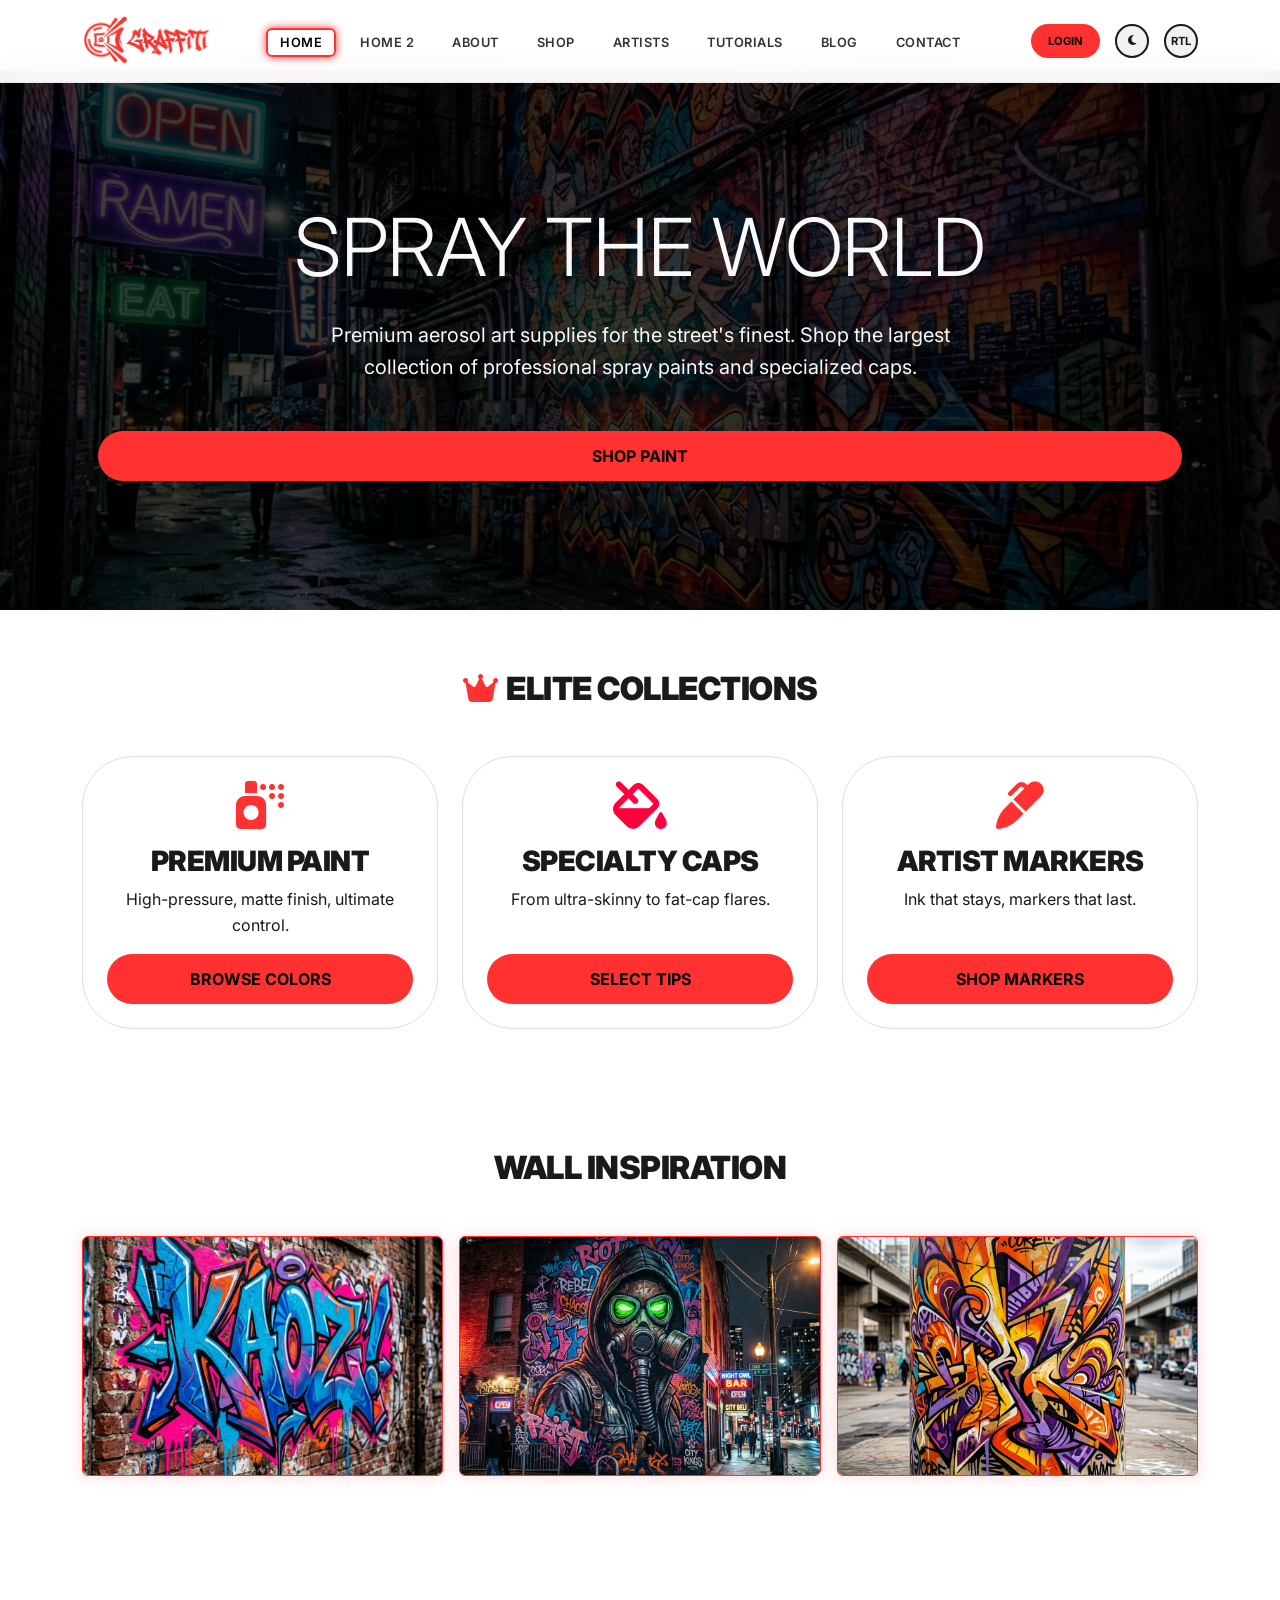
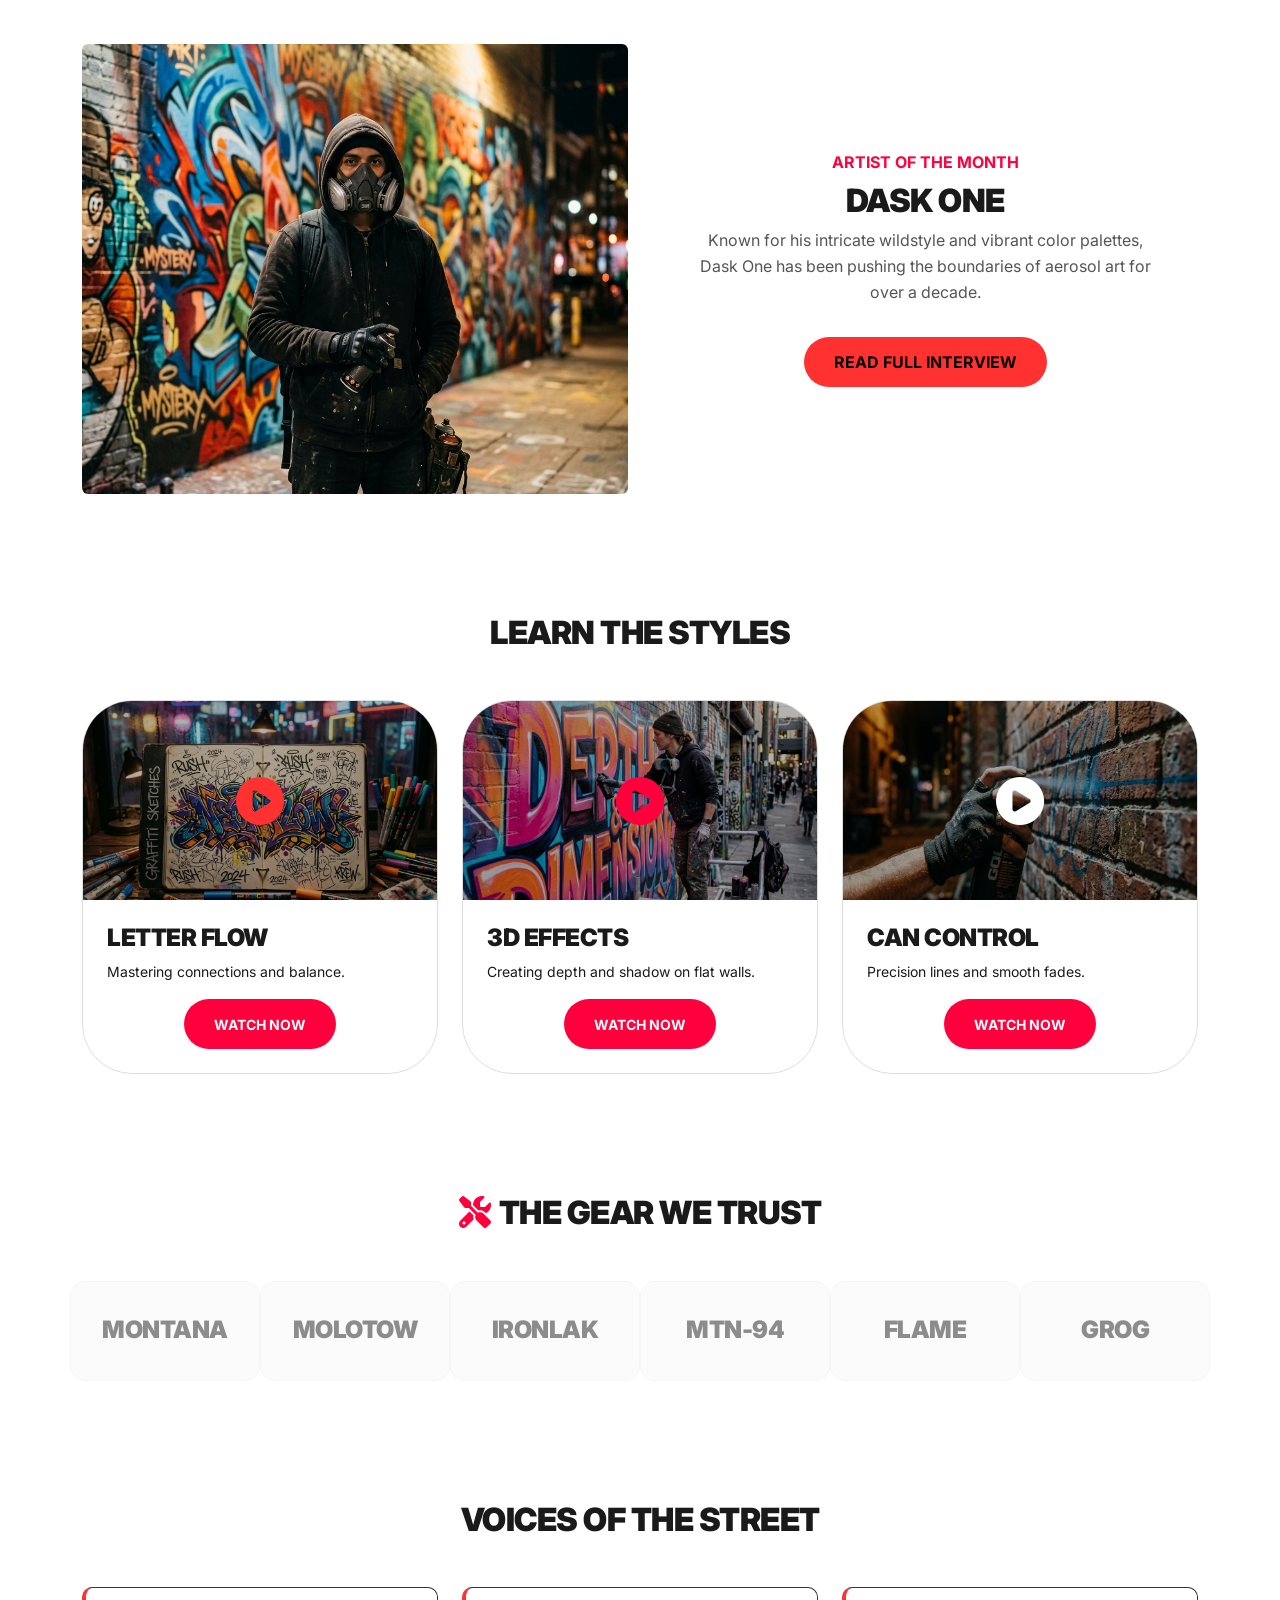
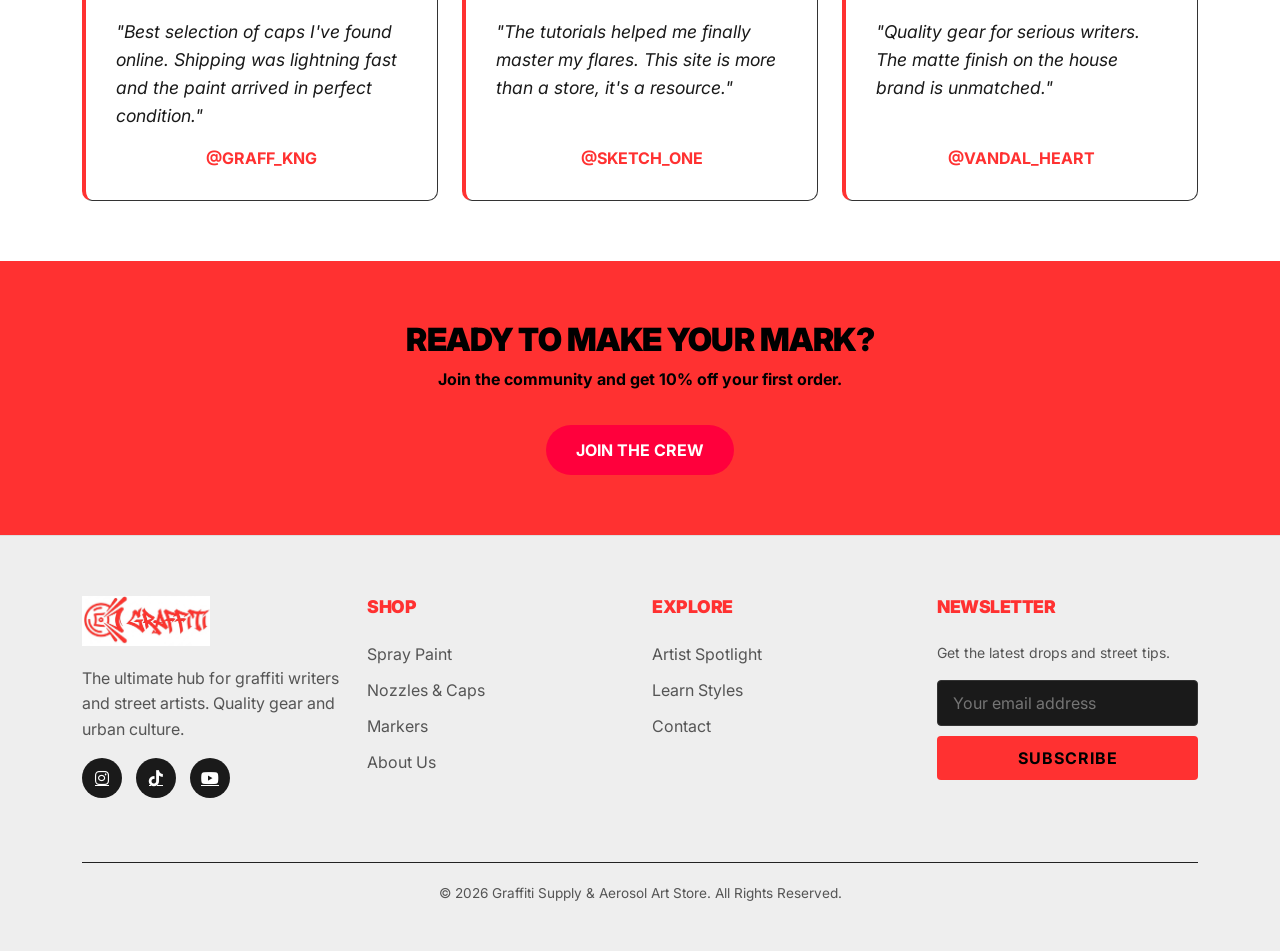
<file: index.html>
<!DOCTYPE html>
<html lang="en" data-theme="dark" dir="ltr">

<head>
    <meta charset="UTF-8">
    <meta name="viewport" content="width=device-width, initial-scale=1.0">
    <title>Graffiti Supply & Aerosol Art Store | Premium Street Art Gear</title>
    <meta name="description"
        content="Premium graffiti and aerosol art supply store. High-quality spray paints, caps, markers, and street art inspiration.">

    <!-- Favicon -->
    <link rel="icon" type="image/png" href="assets/images/favicon.png">

    <!-- Bootstrap 5 CDN -->
    <link href="https://cdn.jsdelivr.net/npm/bootstrap@5.3.2/dist/css/bootstrap.min.css" rel="stylesheet">

    <!-- Google Fonts -->
    <link rel="preconnect" href="https://fonts.googleapis.com">
    <link rel="preconnect" href="https://fonts.gstatic.com" crossorigin>
    <link href="https://fonts.googleapis.com/css2?family=Inter:wght@400;700;900&display=swap" rel="stylesheet">

    <!-- Font Awesome -->
    <link rel="stylesheet" href="https://cdnjs.cloudflare.com/ajax/libs/font-awesome/6.4.2/css/all.min.css">

    <!-- Custom CSS -->
    <link rel="stylesheet" href="assets/css/style.css">
    <link rel="stylesheet" href="assets/css/headers.css">
    <link rel="stylesheet" href="assets/css/footers.css">
    <link rel="stylesheet" href="assets/css/dark-mode.css">
    <link rel="stylesheet" href="assets/css/rtl.css">
</head>

<body class="texture-bg">

    <!-- Header / Navbar -->
    <header>
        <div class="container">
            <nav>
                <a href="index.html" class="logo">
                    <img src="assets/images/logo.png" alt="Graffiti Supply Store">
                </a>

                <ul class="nav-desktop">
                    <li><a href="index.html" class="active">Home</a></li>
                    <li><a href="home-2.html">Home 2</a></li>
                    <li><a href="about.html">About</a></li>
                    <li><a href="products.html">Shop</a></li>
                    <li><a href="artists.html">Artists</a></li>

                    <li><a href="tutorials.html">Tutorials</a></li>
                    <li><a href="blog.html">Blog</a></li>
                    <li><a href="contact.html">Contact</a></li>
                </ul>

                <div class="header-actions">
                    <a href="login.html" class="btn btn-sm btn-primary-neon header-login-btn">Login</a>
                    <button class="btn btn-sm btn-outline" id="theme-toggle" title="Toggle Theme"><i
                            class="fas fa-moon"></i></button>
                    <button class="btn btn-sm btn-outline" id="rtl-toggle" title="Toggle RTL">RTL</button>
                    <div class="hamburger">
                        <span></span>
                        <span></span>
                        <span></span>
                    </div>
                </div>
            </nav>
        </div>
    </header>

    <div class="mobile-offcanvas">
        <div class="offcanvas-header">
            <span class="close-menu" style="cursor:pointer; font-size: 2rem;">&times;</span>
        </div>
        <ul class="mobile-nav">
            <li><a href="index.html" class="active">Home</a></li>
            <li><a href="home-2.html">Home 2</a></li>
            <li><a href="about.html">About</a></li>
            <li><a href="products.html">Shop</a></li>
            <li><a href="artists.html">Artists</a></li>

            <li><a href="tutorials.html">Tutorials</a></li>
            <li><a href="blog.html">Blog</a></li>
            <li><a href="contact.html">Contact</a></li>
        </ul>
        <div class="auth-btn-container">
            <a href="login.html" class="btn btn-sm btn-primary-neon w-100">Login</a>
        </div>
    </div>
    <div class="mobile-offcanvas-overlay"></div>



    <main>
        <!-- Hero Section -->
        <section class="hero-section section-padding d-flex align-items-center"
            style="min-height: 60vh; background: linear-gradient(rgba(0,0,0,0.6), rgba(0,0,0,0.6)), url('assets/images/hero-main.png') center/cover;">
            <div class="container text-center">
                <h1 class="display-1 mb-4 animate-fade" style="color: var(--primary-neon);">Spray The World</h1>
                <p class="lead mb-5 animate-fade text-white-force" style="max-width: 700px; margin: 0 auto;">Premium
                    aerosol art supplies for the street's finest. Shop the largest collection of professional spray
                    paints and specialized caps.</p>
                <div class="d-flex flex-column flex-md-row justify-content-center gap-3 animate-fade px-3">
                    <a href="products.html" class="btn-custom btn-primary-neon w-100 w-md-auto">Shop Paint</a>

                </div>
            </div>
        </section>

        <!-- Featured Collections -->
        <section class="section-padding">
            <div class="container">
                <h2 class="mb-5"><i class="fas fa-crown me-2" style="color: var(--primary-neon);"></i>Elite Collections
                </h2>
                <div class="row g-4">
                    <div class="col-md-4">
                        <div class="card-urban text-center p-4">
                            <div class="icon-box mb-3"><i class="fas fa-spray-can fa-3x"
                                    style="color: var(--primary-neon);"></i></div>
                            <h3>Premium Paint</h3>
                            <p class="text-muted">High-pressure, matte finish, ultimate control.</p>
                            <a href="products.html" class="btn-custom btn-primary-neon w-100 btn-push-bottom">Browse
                                Colors</a>
                        </div>
                    </div>
                    <div class="col-md-4">
                        <div class="card-urban text-center p-4">
                            <div class="icon-box mb-3"><i class="fas fa-fill-drip fa-3x"
                                    style="color: var(--secondary-neon);"></i></div>
                            <h3>Specialty Caps</h3>
                            <p class="text-muted">From ultra-skinny to fat-cap flares.</p>
                            <a href="caps.html" class="btn-custom btn-primary-neon w-100 btn-push-bottom">Select
                                Tips</a>
                        </div>
                    </div>
                    <div class="col-md-4">
                        <div class="card-urban text-center p-4">
                            <div class="icon-box mb-3"><i class="fas fa-marker fa-3x"
                                    style="color: var(--primary-neon);"></i></div>
                            <h3>Artist Markers</h3>
                            <p class="text-muted">Ink that stays, markers that last.</p>
                            <a href="products.html" class="btn-custom btn-primary-neon w-100 btn-push-bottom">Shop
                                Markers</a>
                        </div>
                    </div>
                </div>
            </div>
        </section>

        <!-- Wall Inspiration Masonry -->
        <section class="section-padding bg-card">
            <div class="container">
                <h2 class="mb-5">Wall Inspiration</h2>
                <div class="row g-3">
                    <div class="col-12 col-md-4">
                        <img src="assets/images/wall-1.png" class="img-fluid rounded border-neon img-height-sm"
                            alt="Wall Art 1">
                    </div>
                    <div class="col-12 col-md-4">
                        <img src="assets/images/wall-2.png" class="img-fluid rounded border-neon img-height-sm"
                            alt="Wall Art 2">
                    </div>
                    <div class="col-12 col-md-4">
                        <img src="assets/images/wall-3.png" class="img-fluid rounded border-neon img-height-sm"
                            alt="Wall Art 3">
                    </div>
                </div>
                <div class="text-center mt-5">

                </div>
            </div>
        </section>

        <!-- Artist Spotlight -->
        <section class="section-padding">
            <div class="container">
                <div class="row align-items-center">
                    <div class="col-lg-6 mb-4 mb-lg-0">
                        <img src="assets/images/artist-spotlight.png" class="img-fluid rounded img-height-md"
                            alt="Artist Spotlight">
                    </div>
                    <div class="col-lg-6 px-lg-5 text-center">
                        <span class="text-uppercase fw-bold" style="color: var(--secondary-neon);">Artist of the
                            Month</span>
                        <h2 class="mt-2">DASK ONE</h2>
                        <p class="text-muted">Known for his intricate wildstyle and vibrant color palettes, Dask One has
                            been pushing the boundaries of aerosol art for over a decade.</p>
                        <a href="artists.html" class="btn-custom btn-primary-neon mt-3 mx-auto">Read Full
                            Interview</a>
                    </div>
                </div>
            </div>
        </section>

        <!-- Tutorials Spotlight -->
        <section class="section-padding bg-card">
            <div class="container">
                <h2 class="mb-5">Learn The Styles</h2>
                <div class="row g-4">
                    <div class="col-md-4">
                        <div class="card-urban overflow-hidden h-100">
                            <div class="ratio ratio-16x9 position-relative">
                                <img src="assets/images/tutorial-letters.png" class="w-100 h-100 object-fit-cover"
                                    alt="Letter Flow">
                                <div class="position-absolute top-0 start-0 w-100 h-100 d-flex align-items-center justify-content-center"
                                    style="background: rgba(0,0,0,0.3);">
                                    <i class="fas fa-play-circle fa-3x" style="color: var(--primary-neon);"></i>
                                </div>
                            </div>
                            <div class="p-4 d-flex flex-column flex-grow-1">
                                <h4 class="text-start">Letter Flow</h4>
                                <p class="small text-muted">Mastering connections and balance.</p>
                                <a href="tutorials.html" class="btn btn-sm btn-secondary-neon btn-push-bottom">Watch
                                    Now</a>
                            </div>
                        </div>
                    </div>
                    <div class="col-md-4">
                        <div class="card-urban overflow-hidden h-100">
                            <div class="ratio ratio-16x9 position-relative">
                                <img src="assets/images/tutorial-3d.png" class="w-100 h-100 object-fit-cover"
                                    alt="3D Effects">
                                <div class="position-absolute top-0 start-0 w-100 h-100 d-flex align-items-center justify-content-center"
                                    style="background: rgba(0,0,0,0.3);">
                                    <i class="fas fa-play-circle fa-3x" style="color: var(--secondary-neon);"></i>
                                </div>
                            </div>
                            <div class="p-4 d-flex flex-column flex-grow-1">
                                <h4 class="text-start">3D Effects</h4>
                                <p class="small text-muted">Creating depth and shadow on flat walls.</p>
                                <a href="tutorials.html" class="btn btn-sm btn-secondary-neon btn-push-bottom">Watch
                                    Now</a>
                            </div>
                        </div>
                    </div>
                    <div class="col-md-4">
                        <div class="card-urban overflow-hidden h-100">
                            <div class="ratio ratio-16x9 position-relative">
                                <img src="assets/images/tutorial-control.png" class="w-100 h-100 object-fit-cover"
                                    alt="Can Control">
                                <div class="position-absolute top-0 start-0 w-100 h-100 d-flex align-items-center justify-content-center"
                                    style="background: rgba(0,0,0,0.3);">
                                    <i class="fas fa-play-circle fa-3x" style="color: #fff;"></i>
                                </div>
                            </div>
                            <div class="p-4 d-flex flex-column flex-grow-1">
                                <h4 class="text-start">Can Control</h4>
                                <p class="small text-muted">Precision lines and smooth fades.</p>
                                <a href="tutorials.html" class="btn btn-sm btn-secondary-neon btn-push-bottom">Watch
                                    Now</a>
                            </div>
                        </div>
                    </div>
                </div>
            </div>
        </section>

        <!-- Brand Showcase -->
        <section class="section-padding">
            <div class="container">
                <h2 class="mb-5 text-center"><i class="fas fa-tools me-2" style="color: var(--secondary-neon);"></i>The
                    Gear We Trust</h2>
                <div class="row align-items-center justify-content-center text-center g-4">
                    <div class="col-6 col-sm-4 col-lg-2 brand-logo-box">
                        <h4 class="m-0">MONTANA</h4>
                    </div>
                    <div class="col-6 col-sm-4 col-lg-2 brand-logo-box">
                        <h4 class="m-0">MOLOTOW</h4>
                    </div>
                    <div class="col-6 col-sm-4 col-lg-2 brand-logo-box">
                        <h4 class="m-0">IRONLAK</h4>
                    </div>
                    <div class="col-6 col-sm-4 col-lg-2 brand-logo-box">
                        <h4 class="m-0">MTN-94</h4>
                    </div>
                    <div class="col-6 col-sm-4 col-lg-2 brand-logo-box">
                        <h4 class="m-0">FLAME</h4>
                    </div>
                    <div class="col-6 col-sm-4 col-lg-2 brand-logo-box">
                        <h4 class="m-0">GROG</h4>
                    </div>
                </div>
            </div>
        </section>

        <!-- Testimonials -->
        <section class="section-padding bg-card">
            <div class="container">
                <h2 class="mb-5">Voices Of The Street</h2>
                <div class="row g-4">
                    <div class="col-md-4">
                        <div class="testimonial-card">
                            <p class="testimonial-text">"Best selection of caps I've found online. Shipping was
                                lightning fast and the paint arrived in perfect condition."</p>
                            <span class="testimonial-author">@GRAFF_KNG</span>
                        </div>
                    </div>
                    <div class="col-md-4">
                        <div class="testimonial-card">
                            <p class="testimonial-text">"The tutorials helped me finally master my flares. This site is
                                more than a store, it's a resource."</p>
                            <span class="testimonial-author">@SKETCH_ONE</span>
                        </div>
                    </div>
                    <div class="col-md-4">
                        <div class="testimonial-card">
                            <p class="testimonial-text">"Quality gear for serious writers. The matte finish on the house
                                brand is unmatched."</p>
                            <span class="testimonial-author">@VANDAL_HEART</span>
                        </div>
                    </div>
                </div>
            </div>
        </section>

        <!-- CTA Section -->
        <section class="section-padding bg-primary-neon">
            <div class="container text-center">
                <h2 style="color: #000;">Ready to make your mark?</h2>
                <p style="color: #000; font-weight: 700;">Join the community and get 10% off your first order.</p>
                <a href="signup.html" class="btn-custom btn-secondary-neon mt-3">JOIN THE CREW</a>
            </div>
        </section>
    </main>

    <!-- Footer -->
    <footer class="footer-custom">
        <div class="container">
            <div class="row">
                <div class="col-lg-3 mb-4">
                    <div class="footer-logo">
                        <img src="assets/images/logo.png" alt="Graffiti Supply Store">
                    </div>
                    <p class="text-muted">The ultimate hub for graffiti writers and street artists. Quality gear and
                        urban culture.</p>
                    <div class="social-icons">
                        <a href="#"><i class="fab fa-instagram"></i></a>
                        <a href="#"><i class="fab fa-tiktok"></i></a>
                        <a href="#"><i class="fab fa-youtube"></i></a>
                    </div>
                </div>
                <div class="col-lg-3 col-6 mb-4">
                    <h5 class="footer-heading">SHOP</h5>
                    <a href="products.html" class="footer-link">Spray Paint</a>
                    <a href="caps.html" class="footer-link">Nozzles & Caps</a>
                    <a href="products.html" class="footer-link">Markers</a>
                    <a href="about.html" class="footer-link">About Us</a>
                </div>
                <div class="col-lg-3 col-6 mb-4">
                    <h5 class="footer-heading">EXPLORE</h5>
                    <a href="artists.html" class="footer-link">Artist Spotlight</a>

                    <a href="tutorials.html" class="footer-link">Learn Styles</a>
                    <a href="contact.html" class="footer-link">Contact</a>
                </div>
                <div class="col-lg-3 mb-4">
                    <h5 class="footer-heading">NEWSLETTER</h5>
                    <p class="small text-muted">Get the latest drops and street tips.</p>
                    <form class="newsletter-form">
                        <input type="email" class="newsletter-input" placeholder="Your email address" required>
                        <button type="submit" class="newsletter-btn">SUBSCRIBE</button>
                    </form>
                </div>
            </div>
            <div class="footer-bottom">
                <p>&copy; 2026 Graffiti Supply & Aerosol Art Store. All Rights Reserved.</p>
            </div>
        </div>
    </footer>

    <!-- Bootstrap JS Bundle -->
    <script src="https://cdn.jsdelivr.net/npm/bootstrap@5.3.2/dist/js/bootstrap.bundle.min.js"></script>
    <!-- Custom JS -->
    <script src="assets/js/main.js"></script>
</body>

</html>
</file>
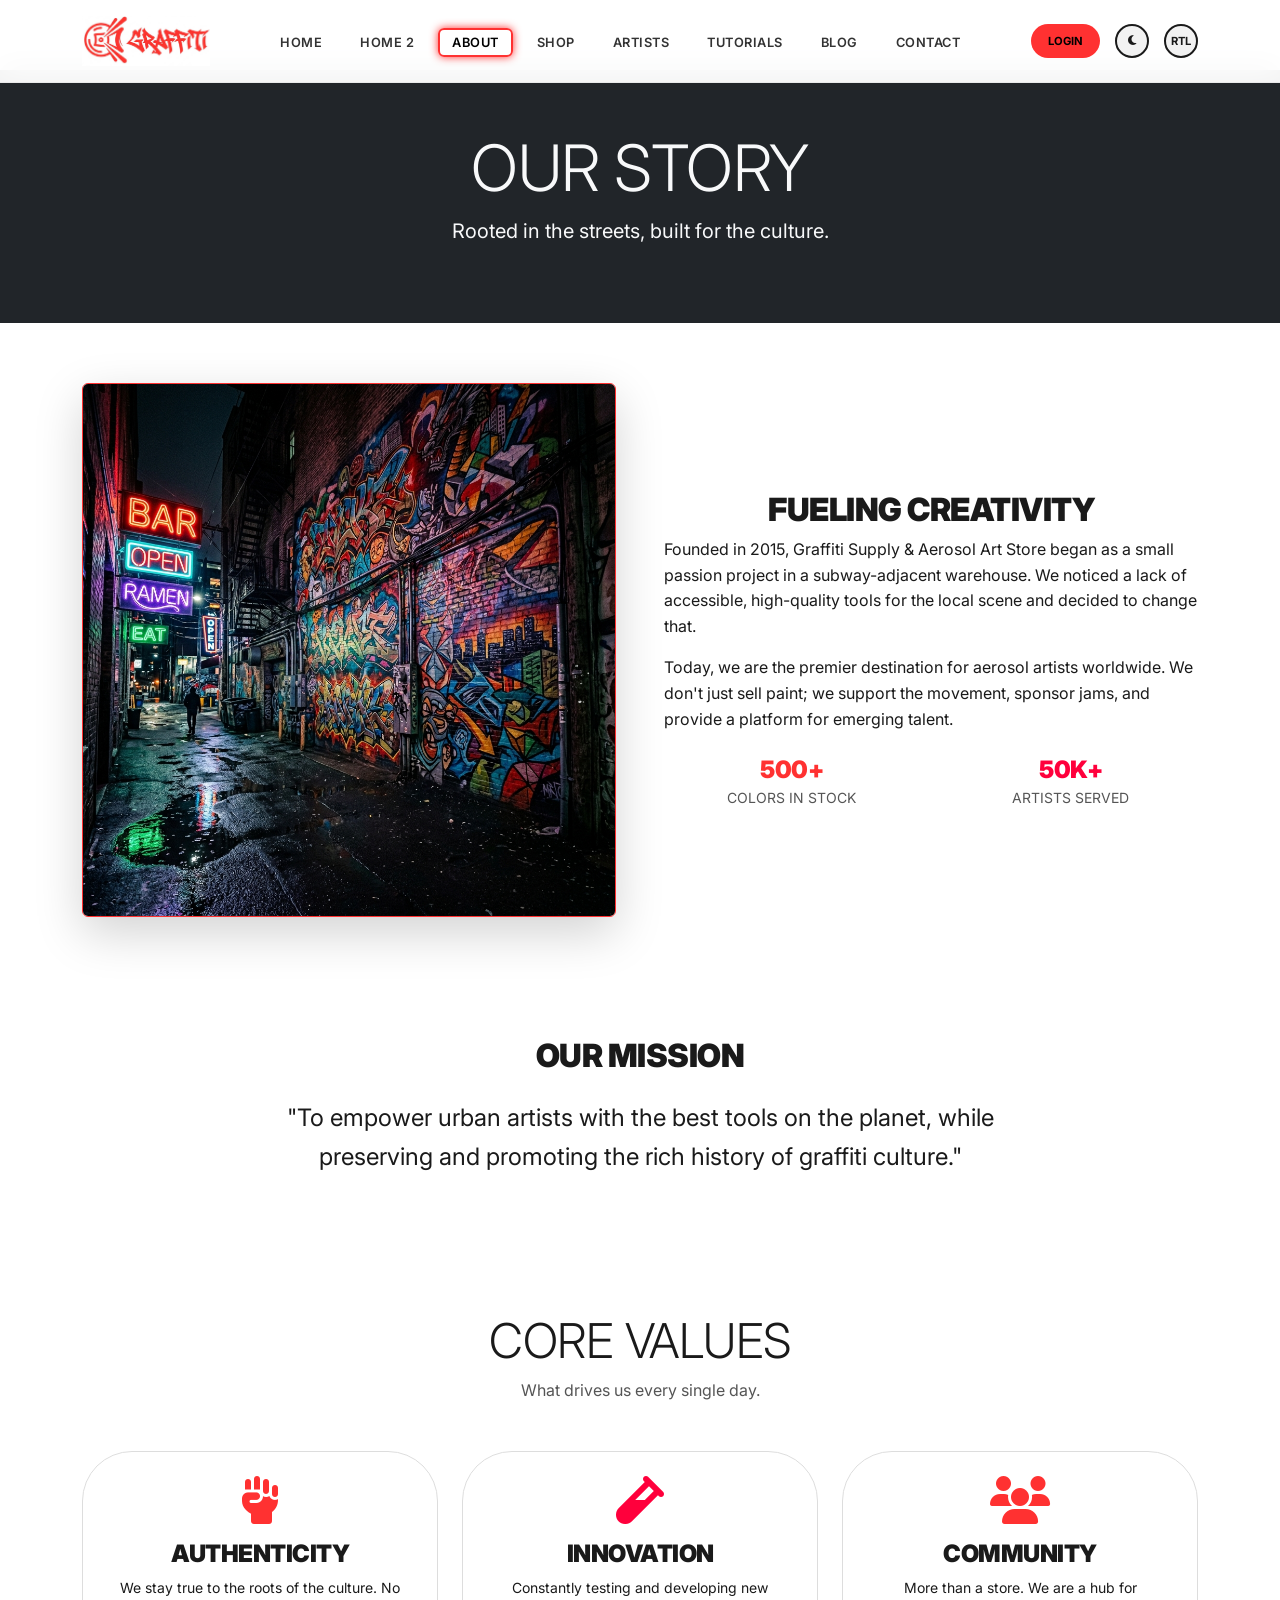
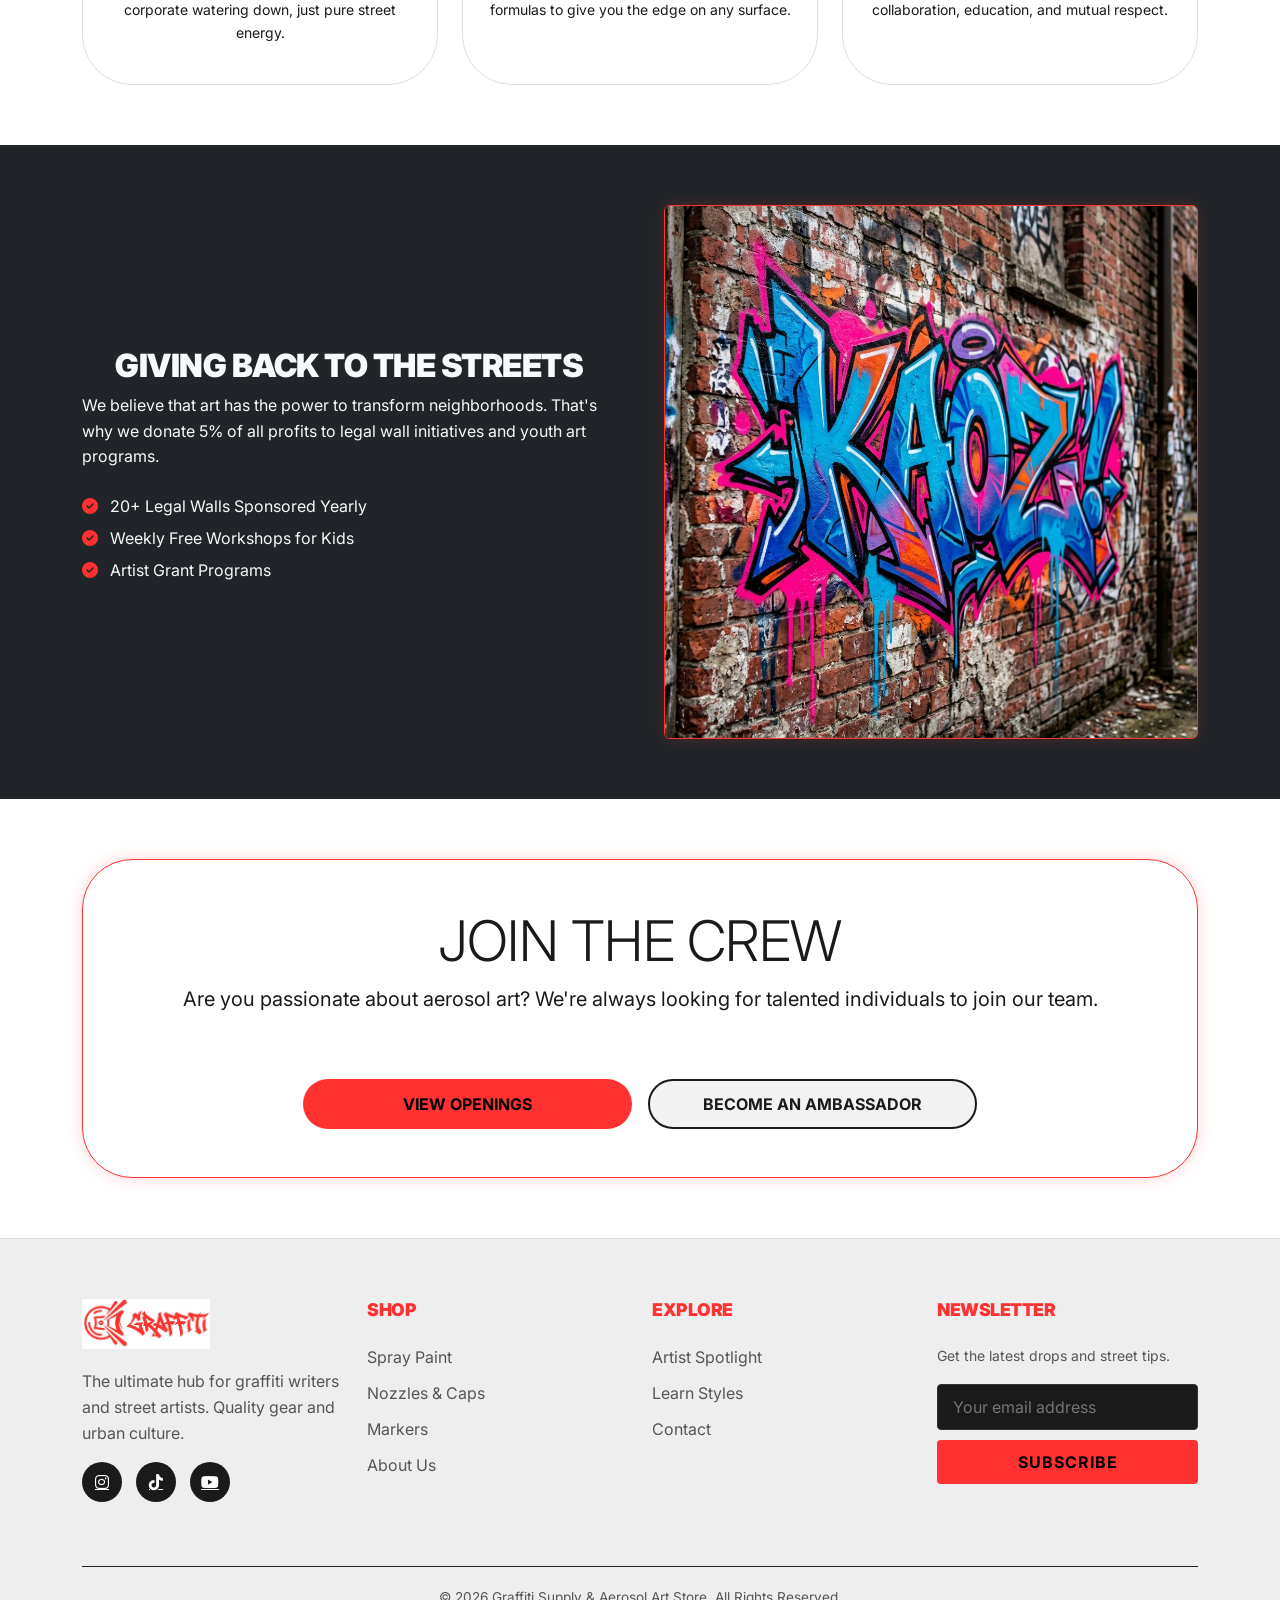
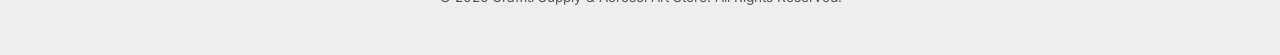
<file: about.html>
<!DOCTYPE html>
<html lang="en" data-theme="dark" dir="ltr">

<head>
    <meta charset="UTF-8">
    <meta name="viewport" content="width=device-width, initial-scale=1.0">
    <title>About Us | Graffiti Supply & Aerosol Art Store</title>
    <link rel="icon" type="image/svg+xml" href="assets/images/favicon.png">
    <link href="https://cdn.jsdelivr.net/npm/bootstrap@5.3.2/dist/css/bootstrap.min.css" rel="stylesheet">
    <link href="https://fonts.googleapis.com/css2?family=Inter:wght@400;700;900&display=swap" rel="stylesheet">
    <link rel="stylesheet" href="https://cdnjs.cloudflare.com/ajax/libs/font-awesome/6.4.2/css/all.min.css">
    <link rel="stylesheet" href="assets/css/style.css">
    <link rel="stylesheet" href="assets/css/headers.css">
    <link rel="stylesheet" href="assets/css/footers.css">
    <link rel="stylesheet" href="assets/css/dark-mode.css">
    <link rel="stylesheet" href="assets/css/rtl.css">
</head>

<body class="texture-bg">
    <!-- Header -->
    <header>
        <div class="container">
            <nav>
                <a href="index.html" class="logo">
                    <img src="assets/images/logo.png" alt="Graffiti Supply Store">
                </a>

                <ul class="nav-desktop">
                    <li><a href="index.html">Home</a></li>
                    <li><a href="home-2.html">Home 2</a></li>
                    <li><a href="about.html" class="active">About</a></li>
                    <li><a href="products.html">Shop</a></li>
                    <li><a href="artists.html">Artists</a></li>

                    <li><a href="tutorials.html">Tutorials</a></li>
                    <li><a href="blog.html">Blog</a></li>
                    <li><a href="contact.html">Contact</a></li>
                </ul>

                <div class="header-actions">
                    <a href="login.html" class="btn btn-sm btn-primary-neon header-login-btn">Login</a>
                    <button class="btn btn-sm btn-outline" id="theme-toggle" title="Toggle Theme"><i
                            class="fas fa-moon"></i></button>
                    <button class="btn btn-sm btn-outline" id="rtl-toggle" title="Toggle RTL">RTL</button>
                    <div class="hamburger">
                        <span></span>
                        <span></span>
                        <span></span>
                    </div>
                </div>
            </nav>
        </div>
    </header>

    <div class="mobile-offcanvas">
        <div class="offcanvas-header">
            <span class="close-menu" style="cursor:pointer; font-size: 2rem;">&times;</span>
        </div>
        <ul class="mobile-nav">
            <li><a href="index.html">Home</a></li>
            <li><a href="home-2.html">Home 2</a></li>
            <li><a href="about.html" class="active">About</a></li>
            <li><a href="products.html">Shop</a></li>
            <li><a href="artists.html">Artists</a></li>

            <li><a href="tutorials.html">Tutorials</a></li>
            <li><a href="blog.html">Blog</a></li>
            <li><a href="contact.html">Contact</a></li>
        </ul>
        <div class="auth-btn-container">
            <a href="login.html" class="btn btn-sm btn-primary-neon w-100">Login</a>
        </div>
    </div>
    <div class="mobile-offcanvas-overlay"></div>



    <main>
        <!-- Hero -->
        <section class="section-padding bg-dark text-center">
            <div class="container">
                <h1 class="display-3">OUR STORY</h1>
                <p class="lead" style="color: var(--primary-neon);">Rooted in the streets, built for the culture.</p>
            </div>
        </section>

        <!-- Content -->
        <section class="section-padding">
            <div class="container">
                <div class="row g-5 align-items-center">
                    <div class="col-lg-6">
                        <img src="assets/images/hero-main.png" class="img-fluid rounded border-neon shadow-lg"
                            alt="About Graffiti">
                    </div>
                    <div class="col-lg-6">
                        <h2>FUELING CREATIVITY</h2>
                        <p>Founded in 2015, Graffiti Supply & Aerosol Art Store began as a small passion project in a
                            subway-adjacent warehouse. We noticed a lack of accessible, high-quality tools for the local
                            scene and decided to change that.</p>
                        <p>Today, we are the premier destination for aerosol artists worldwide. We don't just sell
                            paint; we support the movement, sponsor jams, and provide a platform for emerging talent.
                        </p>
                        <div class="row mt-4 text-center">
                            <div class="col-6">
                                <h4 class="mb-0" style="color: var(--primary-neon);">500+</h4>
                                <small class="text-muted">COLORS IN STOCK</small>
                            </div>
                            <div class="col-6">
                                <h4 class="mb-0" style="color: var(--secondary-neon);">50k+</h4>
                                <small class="text-muted">ARTISTS SERVED</small>
                            </div>
                        </div>
                    </div>
                </div>
            </div>
        </section>

        <!-- Mission -->
        <section class="section-padding bg-card">
            <div class="container text-center">
                <h2 class="mb-4">OUR MISSION</h2>
                <div class="row justify-content-center">
                    <div class="col-lg-8">
                        <p class="fs-4">"To empower urban artists with the best tools on the planet, while preserving
                            and promoting the rich history of graffiti culture."</p>
                    </div>
                </div>
            </div>
        </section>

        <!-- Core Values -->
        <section class="section-padding">
            <div class="container">
                <div class="text-center mb-5">
                    <h2 class="display-5">CORE VALUES</h2>
                    <p class="text-muted">What drives us every single day.</p>
                </div>
                <div class="row g-4">
                    <div class="col-md-4">
                        <div class="card-urban p-4 text-center h-100">
                            <i class="fas fa-fist-raised fa-3x mb-3" style="color: var(--primary-neon);"></i>
                            <h4>AUTHENTICITY</h4>
                            <p class="small text-muted">We stay true to the roots of the culture. No corporate watering
                                down, just pure street energy.</p>
                        </div>
                    </div>
                    <div class="col-md-4">
                        <div class="card-urban p-4 text-center h-100">
                            <i class="fas fa-vial fa-3x mb-3" style="color: var(--secondary-neon);"></i>
                            <h4>INNOVATION</h4>
                            <p class="small text-muted">Constantly testing and developing new formulas to give you the
                                edge on any surface.</p>
                        </div>
                    </div>
                    <div class="col-md-4">
                        <div class="card-urban p-4 text-center h-100">
                            <i class="fas fa-users fa-3x mb-3" style="color: var(--primary-neon);"></i>
                            <h4>COMMUNITY</h4>
                            <p class="small text-muted">More than a store. We are a hub for collaboration, education,
                                and mutual respect.</p>
                        </div>
                    </div>
                </div>
            </div>
        </section>

        <!-- Community Impact -->
        <section class="section-padding bg-dark">
            <div class="container">
                <div class="row align-items-center g-5">
                    <div class="col-lg-6 order-lg-2">
                        <img src="assets/images/wall-1.png" class="img-fluid rounded border-neon"
                            alt="Community Impact">
                    </div>
                    <div class="col-lg-6 order-lg-1">
                        <h2>GIVING BACK TO THE STREETS</h2>
                        <p>We believe that art has the power to transform neighborhoods. That's why we donate 5% of all
                            profits to legal wall initiatives and youth art programs.</p>
                        <ul class="list-unstyled mt-4">
                            <li class="mb-2"><i class="fas fa-check-circle me-2"
                                    style="color: var(--primary-neon);"></i> 20+ Legal Walls Sponsored Yearly</li>
                            <li class="mb-2"><i class="fas fa-check-circle me-2"
                                    style="color: var(--primary-neon);"></i> Weekly Free Workshops for Kids</li>
                            <li class="mb-2"><i class="fas fa-check-circle me-2"
                                    style="color: var(--primary-neon);"></i> Artist Grant Programs</li>
                        </ul>
                    </div>
                </div>
            </div>
        </section>

        <!-- Join the Crew -->
        <section class="section-padding text-center">
            <div class="container">
                <div class="card-urban p-5 border-neon">
                    <h2 class="display-4">JOIN THE CREW</h2>
                    <p class="lead mb-4">Are you passionate about aerosol art? We're always looking for talented
                        individuals to join our team.</p>
                    <div class="row justify-content-center g-3 mt-4">
                        <div class="col-12 col-sm-5 col-lg-4">
                            <a href="contact.html" class="btn btn-primary-neon w-100">VIEW OPENINGS</a>
                        </div>
                        <div class="col-12 col-sm-5 col-lg-4">
                            <a href="contact.html" class="btn btn-outline w-100">BECOME AN AMBASSADOR</a>
                        </div>
                    </div>
                </div>
            </div>
        </section>
    </main>

    <!-- Footer -->
    <footer class="footer-custom">
        <div class="container">
            <div class="row">
                <div class="col-lg-3 mb-4">
                    <div class="footer-logo">
                        <img src="assets/images/logo.png" alt="Graffiti Supply Store">
                    </div>
                    <p class="text-muted">The ultimate hub for graffiti writers and street artists. Quality gear and
                        urban culture.</p>
                    <div class="social-icons">
                        <a href="#"><i class="fab fa-instagram"></i></a>
                        <a href="#"><i class="fab fa-tiktok"></i></a>
                        <a href="#"><i class="fab fa-youtube"></i></a>
                    </div>
                </div>
                <div class="col-lg-3 col-6 mb-4">
                    <h5 class="footer-heading">SHOP</h5>
                    <a href="products.html" class="footer-link">Spray Paint</a>
                    <a href="caps.html" class="footer-link">Nozzles & Caps</a>
                    <a href="products.html" class="footer-link">Markers</a>
                    <a href="about.html" class="footer-link">About Us</a>
                </div>
                <div class="col-lg-3 col-6 mb-4">
                    <h5 class="footer-heading">EXPLORE</h5>
                    <a href="artists.html" class="footer-link">Artist Spotlight</a>

                    <a href="tutorials.html" class="footer-link">Learn Styles</a>
                    <a href="contact.html" class="footer-link">Contact</a>
                </div>
                <div class="col-lg-3 mb-4">
                    <h5 class="footer-heading">NEWSLETTER</h5>
                    <p class="small text-muted">Get the latest drops and street tips.</p>
                    <form class="newsletter-form">
                        <input type="email" class="newsletter-input" placeholder="Your email address" required>
                        <button type="submit" class="newsletter-btn">SUBSCRIBE</button>
                    </form>
                </div>
            </div>
            <div class="footer-bottom">
                <p>&copy; 2026 Graffiti Supply & Aerosol Art Store. All Rights Reserved.</p>
            </div>
        </div>
    </footer>

    <script src="https://cdn.jsdelivr.net/npm/bootstrap@5.3.2/dist/js/bootstrap.bundle.min.js"></script>
    <script src="assets/js/main.js"></script>
</body>

</html>
</file>
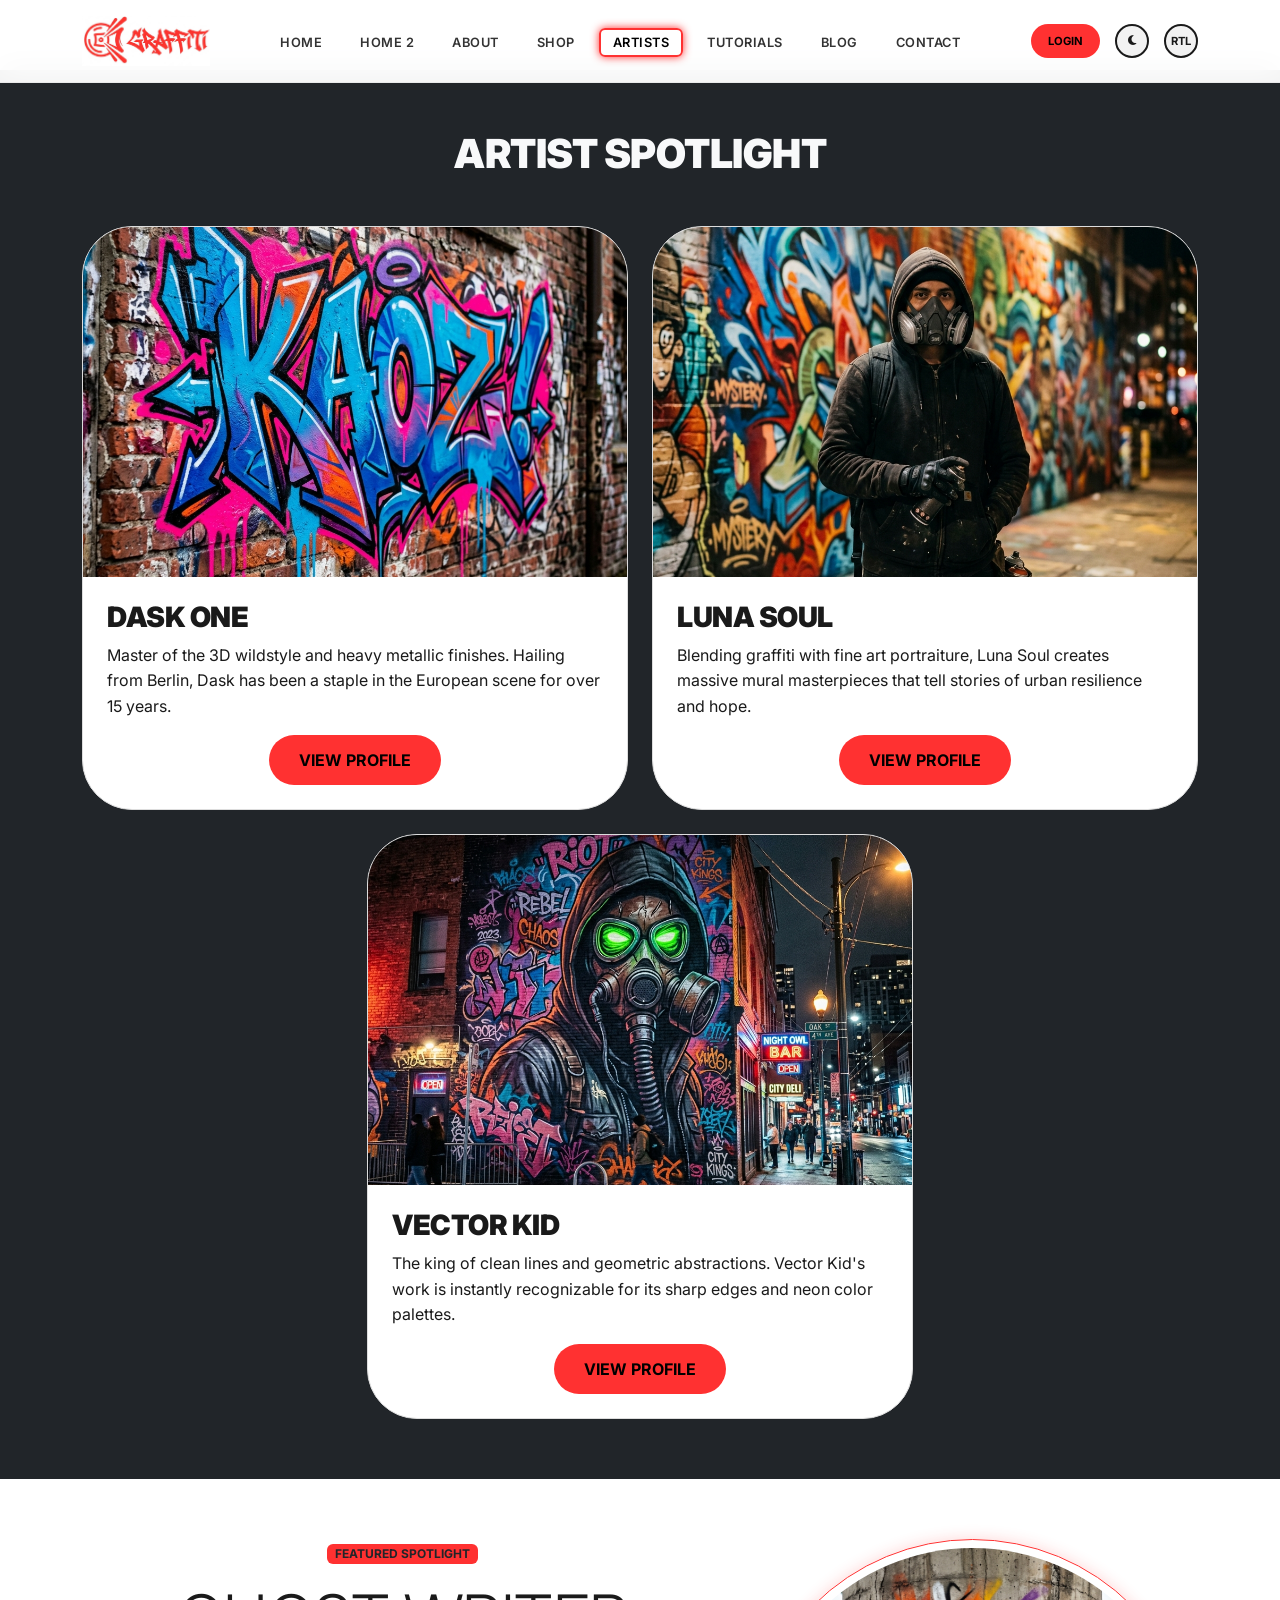
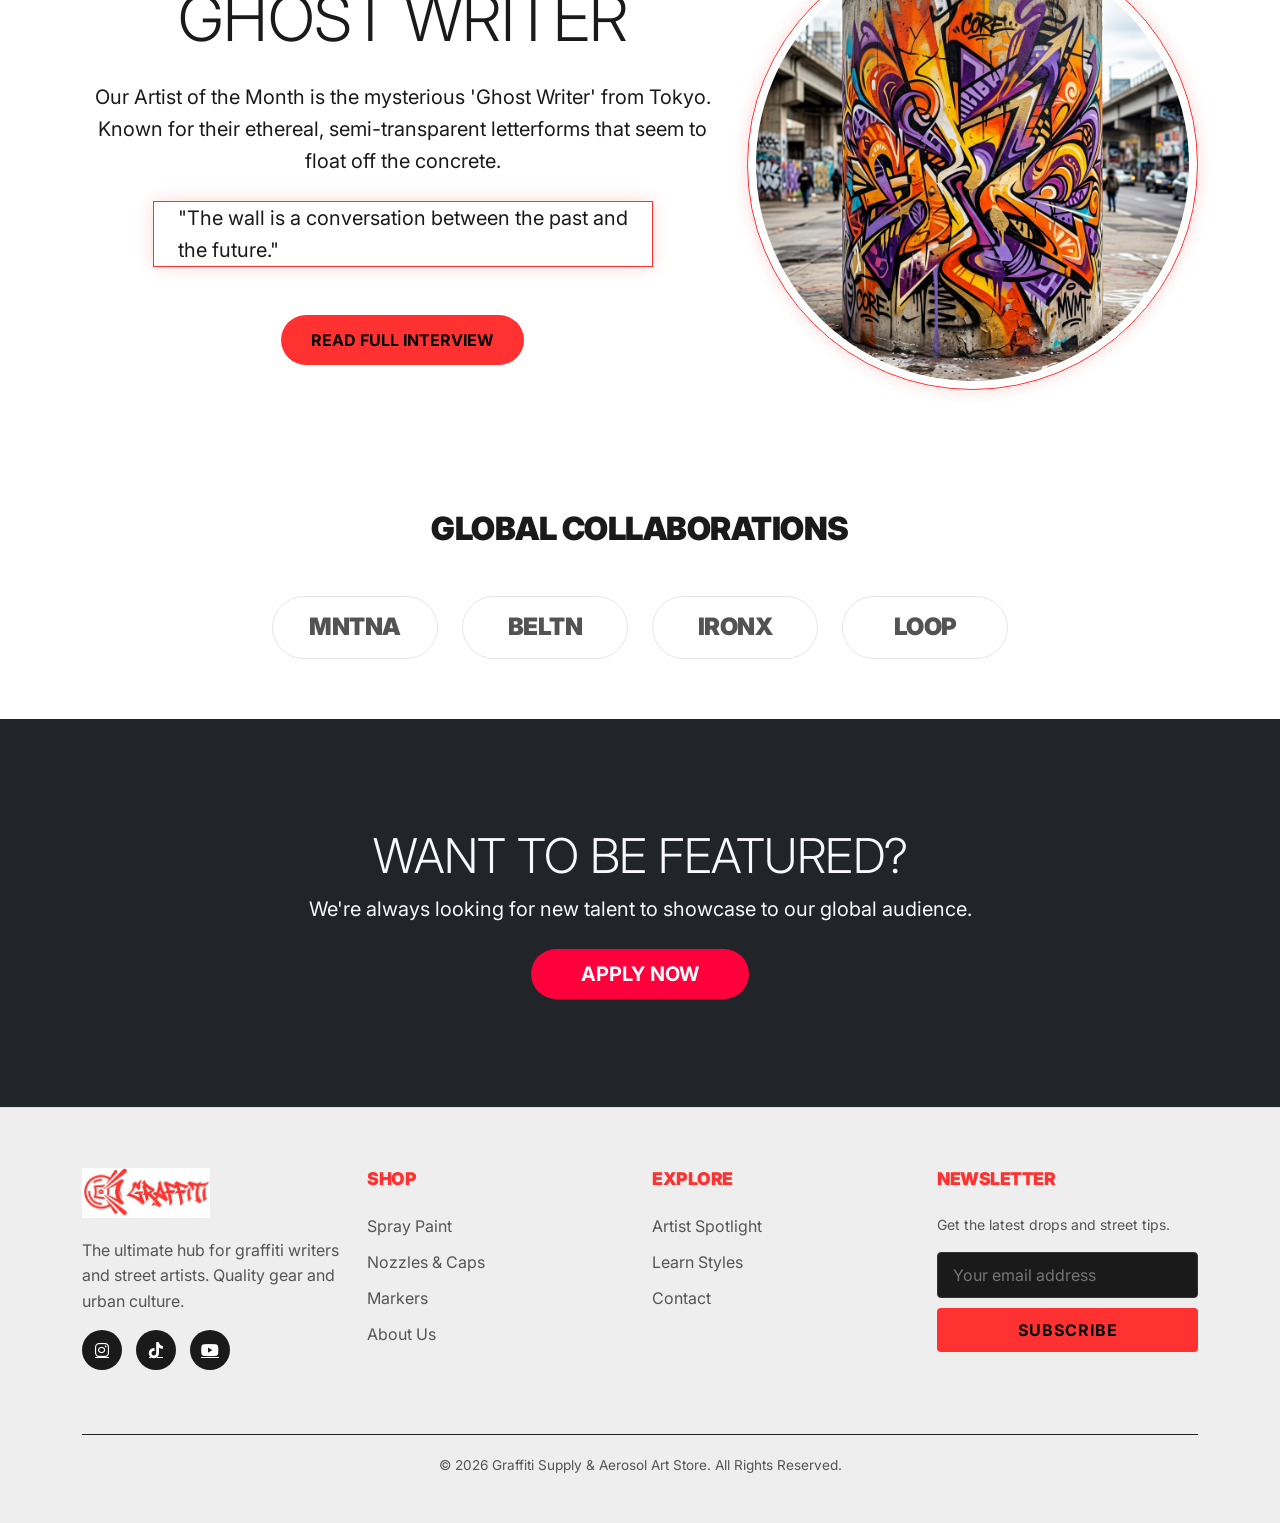
<file: artists.html>
<!DOCTYPE html>
<html lang="en" data-theme="dark" dir="ltr">

<head>
    <meta charset="UTF-8">
    <meta name="viewport" content="width=device-width, initial-scale=1.0">
    <title>Artist Spotlight | Graffiti Supply & Aerosol Art Store</title>
    <link rel="icon" type="image/svg+xml" href="assets/images/favicon.png">
    <link href="https://cdn.jsdelivr.net/npm/bootstrap@5.3.2/dist/css/bootstrap.min.css" rel="stylesheet">
    <link href="https://fonts.googleapis.com/css2?family=Inter:wght@400;700;900&display=swap" rel="stylesheet">
    <link rel="stylesheet" href="https://cdnjs.cloudflare.com/ajax/libs/font-awesome/6.4.2/css/all.min.css">
    <link rel="stylesheet" href="assets/css/style.css">
    <link rel="stylesheet" href="assets/css/headers.css">
    <link rel="stylesheet" href="assets/css/footers.css">
    <link rel="stylesheet" href="assets/css/dark-mode.css">
    <link rel="stylesheet" href="assets/css/rtl.css">
</head>

<body class="texture-bg">
    <!-- Header -->
    <header>
        <div class="container">
            <nav>
                <a href="index.html" class="logo">
                    <img src="assets/images/logo.png" alt="Graffiti Supply Store">
                </a>

                <ul class="nav-desktop">
                    <li><a href="index.html">Home</a></li>
                    <li><a href="home-2.html">Home 2</a></li>
                    <li><a href="about.html">About</a></li>
                    <li><a href="products.html">Shop</a></li>
                    <li><a href="artists.html" class="active">Artists</a></li>

                    <li><a href="tutorials.html">Tutorials</a></li>
                    <li><a href="blog.html">Blog</a></li>
                    <li><a href="contact.html">Contact</a></li>
                </ul>

                <div class="header-actions">
                    <a href="login.html" class="btn btn-sm btn-primary-neon header-login-btn">Login</a>
                    <button class="btn btn-sm btn-outline" id="theme-toggle" title="Toggle Theme"><i
                            class="fas fa-moon"></i></button>
                    <button class="btn btn-sm btn-outline" id="rtl-toggle" title="Toggle RTL">RTL</button>
                    <div class="hamburger">
                        <span></span>
                        <span></span>
                        <span></span>
                    </div>
                </div>
            </nav>
        </div>
    </header>

    <div class="mobile-offcanvas">
        <div class="offcanvas-header">
            <span class="close-menu" style="cursor:pointer; font-size: 2rem;">&times;</span>
        </div>
        <ul class="mobile-nav">
            <li><a href="index.html">Home</a></li>
            <li><a href="home-2.html">Home 2</a></li>
            <li><a href="about.html">About</a></li>
            <li><a href="products.html">Shop</a></li>
            <li><a href="artists.html" class="active">Artists</a></li>

            <li><a href="tutorials.html">Tutorials</a></li>
            <li><a href="blog.html">Blog</a></li>
            <li><a href="contact.html">Contact</a></li>
        </ul>
        <div class="auth-btn-container">
            <a href="login.html" class="btn btn-sm btn-primary-neon w-100">Login</a>
        </div>
    </div>
    <div class="mobile-offcanvas-overlay"></div>



    <main>
        <section class="section-padding bg-dark">
            <div class="container">
                <h1 class="mb-5">ARTIST SPOTLIGHT</h1>

                <div class="row g-4 justify-content-center">
                    <!-- Artist 1 -->
                    <div class="col-md-6">
                        <div class="card-urban overflow-hidden">
                            <img src="assets/images/wall-1.png" class="img-fluid w-100 object-fit-cover"
                                style="height: 350px;" alt="Dask One">
                            <div class="p-4">
                                <h3 class="text-start" style="color: var(--primary-neon);">DASK ONE</h3>
                                <p>Master of the 3D wildstyle and heavy metallic finishes. Hailing from Berlin, Dask has
                                    been a staple in the European scene for over 15 years.</p>
                                <a href="#" class="btn btn-primary-neon">VIEW PROFILE</a>
                            </div>
                        </div>
                    </div>
                    <!-- Artist 2 -->
                    <div class="col-md-6">
                        <div class="card-urban overflow-hidden">
                            <img src="assets/images/artist-spotlight.png" class="img-fluid w-100 object-fit-cover"
                                style="height: 350px;" alt="Luna Soul">
                            <div class="p-4">
                                <h3 class="text-start" style="color: var(--secondary-neon);">LUNA SOUL</h3>
                                <p>Blending graffiti with fine art portraiture, Luna Soul creates massive mural
                                    masterpieces that tell stories of urban resilience and hope.</p>
                                <a href="#" class="btn btn-primary-neon">VIEW PROFILE</a>
                            </div>
                        </div>
                    </div>
                    <!-- Artist 3 -->
                    <div class="col-md-6">
                        <div class="card-urban overflow-hidden">
                            <img src="assets/images/wall-2.png" class="img-fluid w-100 object-fit-cover"
                                style="height: 350px;" alt="Vector Kid">
                            <div class="p-4">
                                <h3 class="text-start" style="color: var(--primary-neon);">VECTOR KID</h3>
                                <p>The king of clean lines and geometric abstractions. Vector Kid's work is instantly
                                    recognizable for its sharp edges and neon color palettes.</p>
                                <a href="#" class="btn btn-primary-neon">VIEW PROFILE</a>
                            </div>
                        </div>
                    </div>
                </div>
            </div>
        </section>

        <!-- Artist of the Month -->
        <section class="section-padding bg-card position-relative overflow-hidden">
            <div class="container">
                <div class="row align-items-center">
                    <div class="col-lg-7 text-center">
                        <span class="badge bg-primary-neon text-dark mb-3">FEATURED SPOTLIGHT</span>
                        <h2 class="display-3 mb-4">GHOST WRITER</h2>
                        <p class="lead">Our Artist of the Month is the mysterious 'Ghost Writer' from Tokyo. Known for
                            their ethereal, semi-transparent letterforms that seem to float off the concrete.</p>
                        <blockquote class="blockquote border-start border-4 border-neon ps-4 my-4 text-start mx-auto" style="max-width: 500px;">
                            <p class="mb-0">"The wall is a conversation between the past and the future."</p>
                        </blockquote>
                        <a href="#" class="btn btn-primary-neon my-4">READ FULL INTERVIEW</a>
                    </div>
                    <div class="col-lg-5 mt-4 mt-lg-0">
                        <div class="position-relative">
                            <img src="assets/images/wall-3.png"
                                class="img-fluid rounded-circle border-neon p-2 shadow-neon w-100 h-100 object-fit-cover"
                                style="aspect-ratio: 1/1;" alt="Ghost Writer">
                        </div>
                    </div>
                </div>
            </div>
        </section>

        <!-- Global Collaborations -->
        <section class="section-padding">
            <div class="container text-center">
                <h2 class="mb-5">GLOBAL COLLABORATIONS</h2>
                <div class="row g-4 justify-content-center opacity-75">
                    <div class="col-6 col-md-3 col-lg-2">
                        <div class="card-urban p-3 h-100 d-flex align-items-center justify-content-center">
                            <h4 class="mb-0">MNTNA</h4>
                        </div>
                    </div>
                    <div class="col-6 col-md-3 col-lg-2">
                        <div class="card-urban p-3 h-100 d-flex align-items-center justify-content-center">
                            <h4 class="mb-0">BELTN</h4>
                        </div>
                    </div>
                    <div class="col-6 col-md-3 col-lg-2">
                        <div class="card-urban p-3 h-100 d-flex align-items-center justify-content-center">
                            <h4 class="mb-0">IRONX</h4>
                        </div>
                    </div>
                    <div class="col-6 col-md-3 col-lg-2">
                        <div class="card-urban p-3 h-100 d-flex align-items-center justify-content-center">
                            <h4 class="mb-0">LOOP</h4>
                        </div>
                    </div>
                </div>
            </div>
        </section>

        <!-- Artist Application -->
        <section class="section-padding bg-dark">
            <div class="container text-center">
                <div class="py-5">
                    <h2 class="display-5">WANT TO BE FEATURED?</h2>
                    <p class="lead text-muted mb-4">We're always looking for new talent to showcase to our global
                        audience.</p>
                    <a href="contact.html" class="btn btn-secondary-neon btn-lg px-5">APPLY NOW</a>
                </div>
            </div>
        </section>
    </main>

    <!-- Footer -->
    <footer class="footer-custom">
        <div class="container">
            <div class="row">
                <div class="col-lg-3 mb-4">
                    <div class="footer-logo">
                        <img src="assets/images/logo.png" alt="Graffiti Supply Store">
                    </div>
                    <p class="text-muted">The ultimate hub for graffiti writers and street artists. Quality gear and
                        urban culture.</p>
                    <div class="social-icons">
                        <a href="#"><i class="fab fa-instagram"></i></a>
                        <a href="#"><i class="fab fa-tiktok"></i></a>
                        <a href="#"><i class="fab fa-youtube"></i></a>
                    </div>
                </div>
                <div class="col-lg-3 col-6 mb-4">
                    <h5 class="footer-heading">SHOP</h5>
                    <a href="products.html" class="footer-link">Spray Paint</a>
                    <a href="caps.html" class="footer-link">Nozzles & Caps</a>
                    <a href="products.html" class="footer-link">Markers</a>
                    <a href="about.html" class="footer-link">About Us</a>
                </div>
                <div class="col-lg-3 col-6 mb-4">
                    <h5 class="footer-heading">EXPLORE</h5>
                    <a href="artists.html" class="footer-link">Artist Spotlight</a>

                    <a href="tutorials.html" class="footer-link">Learn Styles</a>
                    <a href="contact.html" class="footer-link">Contact</a>
                </div>
                <div class="col-lg-3 mb-4">
                    <h5 class="footer-heading">NEWSLETTER</h5>
                    <p class="small text-muted">Get the latest drops and street tips.</p>
                    <form class="newsletter-form">
                        <input type="email" class="newsletter-input" placeholder="Your email address" required>
                        <button type="submit" class="newsletter-btn">SUBSCRIBE</button>
                    </form>
                </div>
            </div>
            <div class="footer-bottom">
                <p>&copy; 2026 Graffiti Supply & Aerosol Art Store. All Rights Reserved.</p>
            </div>
        </div>
    </footer>

    <script src="https://cdn.jsdelivr.net/npm/bootstrap@5.3.2/dist/js/bootstrap.bundle.min.js"></script>
    <script src="assets/js/main.js"></script>
</body>

</html>
</file>
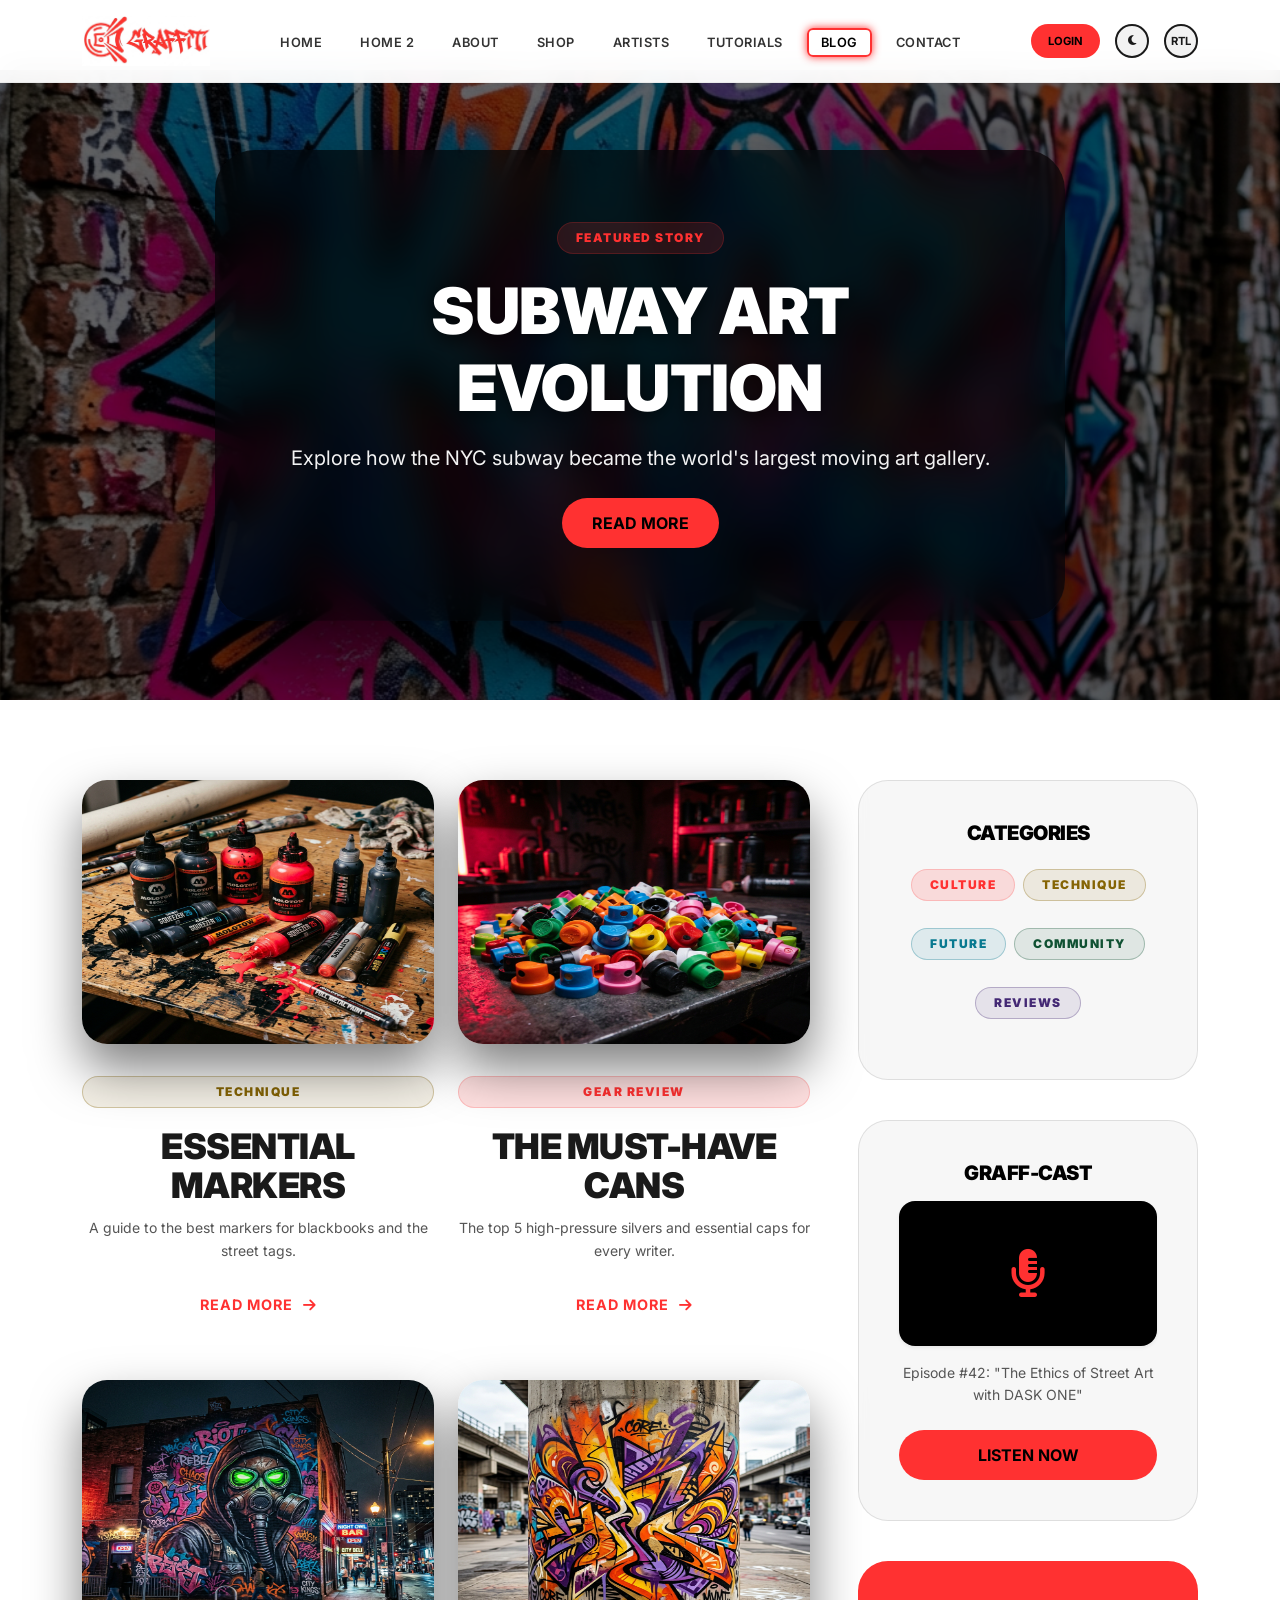
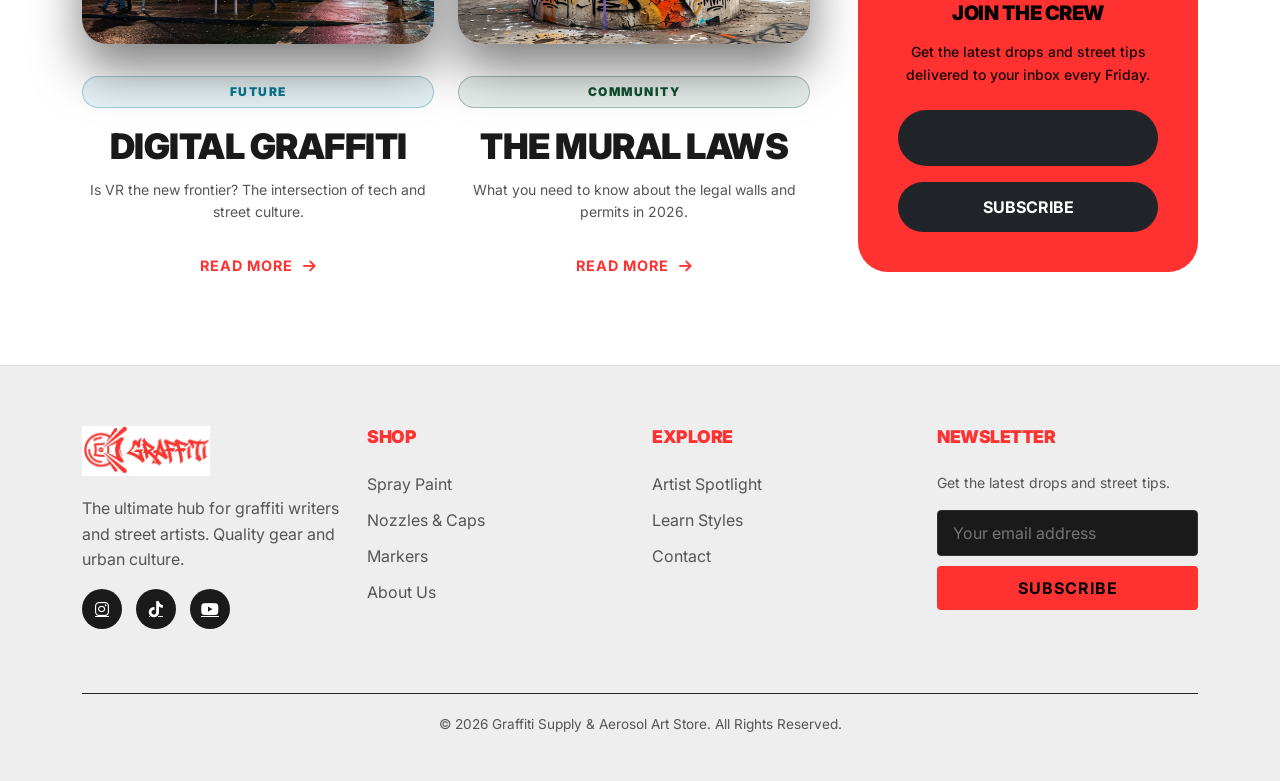
<file: blog.html>
<!DOCTYPE html>
<html lang="en" data-theme="dark" dir="ltr">

<head>
    <meta charset="UTF-8">
    <meta name="viewport" content="width=device-width, initial-scale=1.0">
    <title>Blog | Graffiti Supply & Aerosol Art Store</title>
    <link rel="icon" type="image/svg+xml" href="assets/images/favicon.png">
    <link href="https://cdn.jsdelivr.net/npm/bootstrap@5.3.2/dist/css/bootstrap.min.css" rel="stylesheet">
    <link href="https://fonts.googleapis.com/css2?family=Inter:wght@400;700;900&display=swap" rel="stylesheet">
    <link rel="stylesheet" href="https://cdnjs.cloudflare.com/ajax/libs/font-awesome/6.4.2/css/all.min.css">
    <link rel="stylesheet" href="assets/css/style.css">
    <link rel="stylesheet" href="assets/css/headers.css">
    <link rel="stylesheet" href="assets/css/footers.css">
    <link rel="stylesheet" href="assets/css/dark-mode.css">
    <link rel="stylesheet" href="assets/css/rtl.css">
    <style>
        /* Internal Page-Specific Styles for premium magazine feel */
        .blog-hero {
            position: relative;
            height: 70vh;
            min-height: 500px;
            display: flex;
            align-items: center;
            overflow: hidden;
            margin-bottom: 5rem;
        }

        .blog-hero-img {
            position: absolute;
            top: 0;
            left: 0;
            width: 100%;
            height: 100%;
            object-fit: cover;
            z-index: -1;
            filter: brightness(0.4);
            transform: scale(1.05);
            /* Slight scale for potential parallax or just better framing */
        }

        .blog-hero-content {
            background: rgba(0, 0, 0, 0.65);
            backdrop-filter: blur(20px);
            -webkit-backdrop-filter: blur(20px);
            padding: 4.5rem 4rem;
            max-width: 850px;
            border-radius: 40px;
            box-shadow: 0 40px 80px rgba(0, 0, 0, 0.7);
            color: #ffffff !important;
            text-align: center;
            margin: 0 auto;
        }

        .blog-hero-content h1 {
            color: #ffffff !important;
            text-shadow: 0 4px 15px rgba(0, 0, 0, 0.5);
            font-weight: 900;
        }

        .blog-hero-content .lead {
            color: rgba(255, 255, 255, 0.95) !important;
            text-shadow: 0 2px 8px rgba(0, 0, 0, 0.3);
        }

        .blog-magazine-card {
            background: transparent;
            border: none;
            margin-bottom: 2.5rem;
            transition: var(--transition-smooth);
            display: flex;
            flex-direction: column;
            text-align: center;
        }

        .blog-magazine-card:hover {
            transform: translateY(-10px);
        }

        .blog-magazine-img-wrapper {
            position: relative;
            border-radius: 25px;
            overflow: hidden;
            margin-bottom: 2rem;
            box-shadow: 0 25px 50px rgba(0, 0, 0, 0.5);
        }

        .blog-magazine-img-wrapper img {
            transition: all 0.6s cubic-bezier(0.4, 0, 0.2, 1);
        }

        .blog-magazine-card:hover .blog-magazine-img-wrapper img {
            transform: scale(1.1);
            filter: brightness(1.1);
        }

        .sidebar-magazine {
            position: sticky;
            top: 120px;
        }

        .sidebar-widget {
            background: rgba(255, 255, 255, 0.03);
            border: 1px solid rgba(255, 255, 255, 0.08);
            padding: 2.5rem;
            border-radius: 30px;
            margin-bottom: 2.5rem;
            backdrop-filter: blur(5px);
            text-align: center;
        }

        .category-pill {
            display: inline-block;
            padding: 6px 18px;
            border-radius: 50px;
            background: rgba(255, 49, 49, 0.15);
            color: var(--primary-neon);
            font-size: 0.75rem;
            font-weight: 900;
            margin-bottom: 1.2rem;
            text-transform: uppercase;
            letter-spacing: 1.5px;
            border: 1px solid rgba(255, 49, 49, 0.2);
            transition: var(--transition-smooth);
        }

        .category-pill:hover {
            background: var(--primary-neon);
            color: #000;
        }

        .article-title {
            font-size: 2.2rem;
            line-height: 1.1;
            margin-bottom: 0.8rem;
            text-transform: uppercase;
            letter-spacing: -0.5px;
            transition: var(--transition-smooth);
        }

        .blog-magazine-card:hover .article-title {
            color: var(--primary-neon);
        }

        .read-more-link {
            font-size: 0.9rem;
            text-transform: uppercase;
            letter-spacing: 1px;
            display: inline-flex;
            align-items: center;
            gap: 10px;
            transition: var(--transition-smooth);
        }

        .read-more-link:hover {
            gap: 15px;
            color: var(--primary-neon) !important;
        }

        .blog-magazine-card .read-more-link {
            margin-top: 1rem !important;
            /* Reduce gap height */
            margin-left: auto;
            margin-right: auto;
        }

        /* Light Mode Visibility Overrides */
        [data-theme="light"] .sidebar-widget {
            background: rgba(0, 0, 0, 0.03);
            border: 1px solid rgba(0, 0, 0, 0.1);
        }

        [data-theme="light"] .sidebar-widget h5 {
            color: #000 !important;
        }

        [data-theme="light"] .sidebar-widget p.text-white-50 {
            color: #555 !important;
        }

        /* Ensure category pills have sufficient contrast in light mode */
        [data-theme="light"] .category-pill {
            border-width: 1.5px;
        }

        /* Targeted overrides for inline-styled pills to ensure readability on light background */
        [data-theme="light"] .category-pill[style*="color: #ffc107"] {
            color: #856404 !important;
            border-color: rgba(133, 100, 4, 0.3) !important;
            background: rgba(133, 100, 4, 0.1) !important;
        }

        [data-theme="light"] .category-pill[style*="color: #0dcaf0"] {
            color: #087990 !important;
            border-color: rgba(8, 121, 144, 0.3) !important;
            background: rgba(8, 121, 144, 0.1) !important;
        }

        [data-theme="light"] .category-pill[style*="color: #198754"] {
            color: #0f5132 !important;
            border-color: rgba(15, 81, 50, 0.3) !important;
            background: rgba(15, 81, 50, 0.1) !important;
        }

        [data-theme="light"] .category-pill[style*="color: #6f42c1"] {
            color: #432874 !important;
            border-color: rgba(67, 40, 116, 0.3) !important;
            background: rgba(67, 40, 116, 0.1) !important;
        }
    </style>
</head>

<body class="texture-bg">
    <!-- Header -->
    <header>
        <div class="container">
            <nav>
                <a href="index.html" class="logo">
                    <img src="assets/images/logo.png" alt="Graffiti Supply Store">
                </a>
                <ul class="nav-desktop">
                    <li><a href="index.html">Home</a></li>
                    <li><a href="home-2.html">Home 2</a></li>
                    <li><a href="about.html">About</a></li>
                    <li><a href="products.html">Shop</a></li>
                    <li><a href="artists.html">Artists</a></li>
                    <li><a href="tutorials.html">Tutorials</a></li>
                    <li><a href="blog.html" class="active">Blog</a></li>
                    <li><a href="contact.html">Contact</a></li>
                </ul>
                <div class="header-actions">
                    <a href="login.html" class="btn btn-sm btn-primary-neon header-login-btn">Login</a>
                    <button class="btn btn-sm btn-outline" id="theme-toggle" title="Toggle Theme"><i
                            class="fas fa-moon"></i></button>
                    <button class="btn btn-sm btn-outline" id="rtl-toggle" title="Toggle RTL">RTL</button>
                    <div class="hamburger"><span></span><span></span><span></span></div>
                </div>
            </nav>
        </div>
    </header>

    <div class="mobile-offcanvas">
        <div class="offcanvas-header"><span class="close-menu" style="cursor:pointer; font-size: 2rem;">&times;</span>
        </div>
        <ul class="mobile-nav">
            <li><a href="index.html">Home</a></li>
            <li><a href="home-2.html">Home 2</a></li>
            <li><a href="about.html">About</a></li>
            <li><a href="products.html">Shop</a></li>
            <li><a href="artists.html">Artists</a></li>
            <li><a href="tutorials.html">Tutorials</a></li>
            <li><a href="blog.html" class="active">Blog</a></li>
            <li><a href="contact.html">Contact</a></li>
        </ul>
        <div class="auth-btn-container"><a href="login.html" class="btn btn-sm btn-primary-neon w-100">Login</a></div>
    </div>
    <div class="mobile-offcanvas-overlay"></div>

    <main>
        <!-- Featured Post Hero -->
        <section class="blog-hero">
            <img src="assets/images/wall-1.png" class="blog-hero-img" alt="Featured Post">
            <div class="container">
                <div class="blog-hero-content animate-fade">
                    <span class="category-pill">Featured Story</span>
                    <h1 class="display-3 mb-3">SUBWAY ART EVOLUTION</h1>
                    <p class="lead mb-4">Explore how the NYC subway became the world's largest moving art gallery.</p>
                    <a href="#" class="btn btn-primary-neon">READ MORE</a>
                </div>
            </div>
        </section>

        <section class="pb-5">
            <div class="container">
                <div class="row g-5">
                    <!-- Blog Posts Grid -->
                    <div class="col-lg-8">
                        <div class="row g-4">
                            <!-- Article 1 -->
                            <div class="col-md-6">
                                <div class="blog-magazine-card">
                                    <div class="blog-magazine-img-wrapper ratio ratio-4x3">
                                        <img src="assets/images/markers-cat.png" alt="Markers Guide">
                                    </div>
                                    <span class="category-pill"
                                        style="background: rgba(255, 193, 7, 0.15); color: #ffc107; border-color: rgba(255, 193, 7, 0.2);">TECHNIQUE</span>
                                    <h4 class="article-title">Essential Markers</h4>
                                    <p class="text-muted small">A guide to the best markers for blackbooks and the
                                        street
                                        tags.</p>
                                    <a href="#"
                                        class="text-neon-primary text-decoration-none read-more-link fw-bold">READ MORE
                                        <i class="fas fa-arrow-right"></i></a>
                                </div>
                            </div>
                            <!-- Article 2 -->
                            <div class="col-md-6">
                                <div class="blog-magazine-card">
                                    <div class="blog-magazine-img-wrapper ratio ratio-4x3">
                                        <img src="assets/images/caps-cat.png" alt="Caps Guide">
                                    </div>
                                    <span class="category-pill">GEAR REVIEW</span>
                                    <h4 class="article-title">The Must-Have Cans</h4>
                                    <p class="text-muted small">The top 5 high-pressure silvers and essential caps for
                                        every writer.</p>
                                    <a href="#"
                                        class="text-neon-primary text-decoration-none read-more-link fw-bold">READ MORE
                                        <i class="fas fa-arrow-right"></i></a>
                                </div>
                            </div>
                            <!-- Article 3 -->
                            <div class="col-md-6">
                                <div class="blog-magazine-card">
                                    <div class="blog-magazine-img-wrapper ratio ratio-4x3">
                                        <img src="assets/images/wall-2.png" alt="Digital Graffiti">
                                    </div>
                                    <span class="category-pill"
                                        style="background: rgba(13, 202, 240, 0.15); color: #0dcaf0; border-color: rgba(13, 202, 240, 0.2);">FUTURE</span>
                                    <h4 class="article-title">Digital Graffiti</h4>
                                    <p class="text-muted small">Is VR the new frontier? The intersection of tech and
                                        street culture.</p>
                                    <a href="#"
                                        class="text-neon-primary text-decoration-none read-more-link fw-bold">READ MORE
                                        <i class="fas fa-arrow-right"></i></a>
                                </div>
                            </div>
                            <!-- Article 4 -->
                            <div class="col-md-6">
                                <div class="blog-magazine-card">
                                    <div class="blog-magazine-img-wrapper ratio ratio-4x3">
                                        <img src="assets/images/wall-3.png" alt="Legal Walls">
                                    </div>
                                    <span class="category-pill"
                                        style="background: rgba(25, 135, 84, 0.15); color: #198754; border-color: rgba(25, 135, 84, 0.2);">COMMUNITY</span>
                                    <h4 class="article-title">The Mural Laws</h4>
                                    <p class="text-muted small">What you need to know about the legal walls and permits
                                        in
                                        2026.</p>
                                    <a href="#"
                                        class="text-neon-primary text-decoration-none read-more-link fw-bold">READ MORE
                                        <i class="fas fa-arrow-right"></i></a>
                                </div>
                            </div>
                        </div>
                    </div>

                    <!-- Sidebar -->
                    <div class="col-lg-4">
                        <aside class="sidebar-magazine">
                            <div class="sidebar-widget">
                                <h5 class="mb-4">CATEGORIES</h5>
                                <div class="d-flex flex-wrap gap-2 justify-content-center">
                                    <a href="#" class="category-pill text-decoration-none">Culture</a>
                                    <a href="#" class="category-pill text-decoration-none"
                                        style="background: rgba(255, 193, 7, 0.15); color: #ffc107; border-color: rgba(255, 193, 7, 0.2);">Technique</a>
                                    <a href="#" class="category-pill text-decoration-none"
                                        style="background: rgba(13, 202, 240, 0.15); color: #0dcaf0; border-color: rgba(13, 202, 240, 0.2);">Future</a>
                                    <a href="#" class="category-pill text-decoration-none"
                                        style="background: rgba(25, 135, 84, 0.15); color: #198754; border-color: rgba(25, 135, 84, 0.2);">Community</a>
                                    <a href="#" class="category-pill text-decoration-none"
                                        style="background: rgba(111, 66, 193, 0.15); color: #6f42c1; border-color: rgba(111, 66, 193, 0.2);">Reviews</a>
                                </div>
                            </div>

                            <div class="sidebar-widget">
                                <h5 class="mb-3">GRAFF-CAST</h5>
                                <div class="ratio ratio-16x9 mb-3 rounded-4 overflow-hidden shadow-sm"
                                    style="background: #000;">
                                    <div class="d-flex align-items-center justify-content-center">
                                        <i class="fas fa-microphone-alt fa-3x" style="color: var(--primary-neon);"></i>
                                    </div>
                                </div>
                                <p class="small text-white-50 mb-4">Episode #42: "The Ethics of Street Art with DASK
                                    ONE"</p>
                                <button class="btn btn-primary-neon w-100">LISTEN NOW</button>
                            </div>

                            <div class="sidebar-widget" style="background: var(--primary-neon); border: none;">
                                <h5 class="mb-3" style="color: #000; font-weight: 900;">JOIN THE CREW</h5>
                                <p class="small mb-4" style="color: #000; opacity: 0.9; font-weight: 500;">Get the
                                    latest drops and street tips delivered to your inbox every Friday.</p>
                                <form>
                                    <input type="email"
                                        class="form-control bg-dark border-0 text-white mb-3 py-3 rounded-pill px-4"
                                        placeholder="Your email">
                                    <button class="btn btn-dark w-100 rounded-pill">SUBSCRIBE</button>
                                </form>
                            </div>
                        </aside>
                    </div>
                </div>
            </div>
        </section>
    </main>

    <!-- Footer -->
    <footer class="footer-custom">
        <div class="container">
            <div class="row">
                <div class="col-lg-3 mb-4">
                    <div class="footer-logo">
                        <img src="assets/images/logo.png" alt="Graffiti Supply Store">
                    </div>
                    <p class="text-muted">The ultimate hub for graffiti writers and street artists. Quality gear and
                        urban culture.</p>
                    <div class="social-icons">
                        <a href="#"><i class="fab fa-instagram"></i></a>
                        <a href="#"><i class="fab fa-tiktok"></i></a>
                        <a href="#"><i class="fab fa-youtube"></i></a>
                    </div>
                </div>
                <div class="col-lg-3 col-6 mb-4">
                    <h5 class="footer-heading">SHOP</h5>
                    <a href="products.html" class="footer-link">Spray Paint</a>
                    <a href="caps.html" class="footer-link">Nozzles & Caps</a>
                    <a href="products.html" class="footer-link">Markers</a>
                    <a href="about.html" class="footer-link">About Us</a>
                </div>
                <div class="col-lg-3 col-6 mb-4">
                    <h5 class="footer-heading">EXPLORE</h5>
                    <a href="artists.html" class="footer-link">Artist Spotlight</a>

                    <a href="tutorials.html" class="footer-link">Learn Styles</a>
                    <a href="contact.html" class="footer-link">Contact</a>
                </div>
                <div class="col-lg-3 mb-4">
                    <h5 class="footer-heading">NEWSLETTER</h5>
                    <p class="small text-muted">Get the latest drops and street tips.</p>
                    <form class="newsletter-form">
                        <input type="email" class="newsletter-input" placeholder="Your email address" required>
                        <button type="submit" class="newsletter-btn">SUBSCRIBE</button>
                    </form>
                </div>
            </div>
            <div class="footer-bottom">
                <p>&copy; 2026 Graffiti Supply & Aerosol Art Store. All Rights Reserved.</p>
            </div>
        </div>
    </footer>

    <script src="https://cdn.jsdelivr.net/npm/bootstrap@5.3.2/dist/js/bootstrap.bundle.min.js"></script>
    <script src="assets/js/main.js"></script>
</body>

</html>
</file>
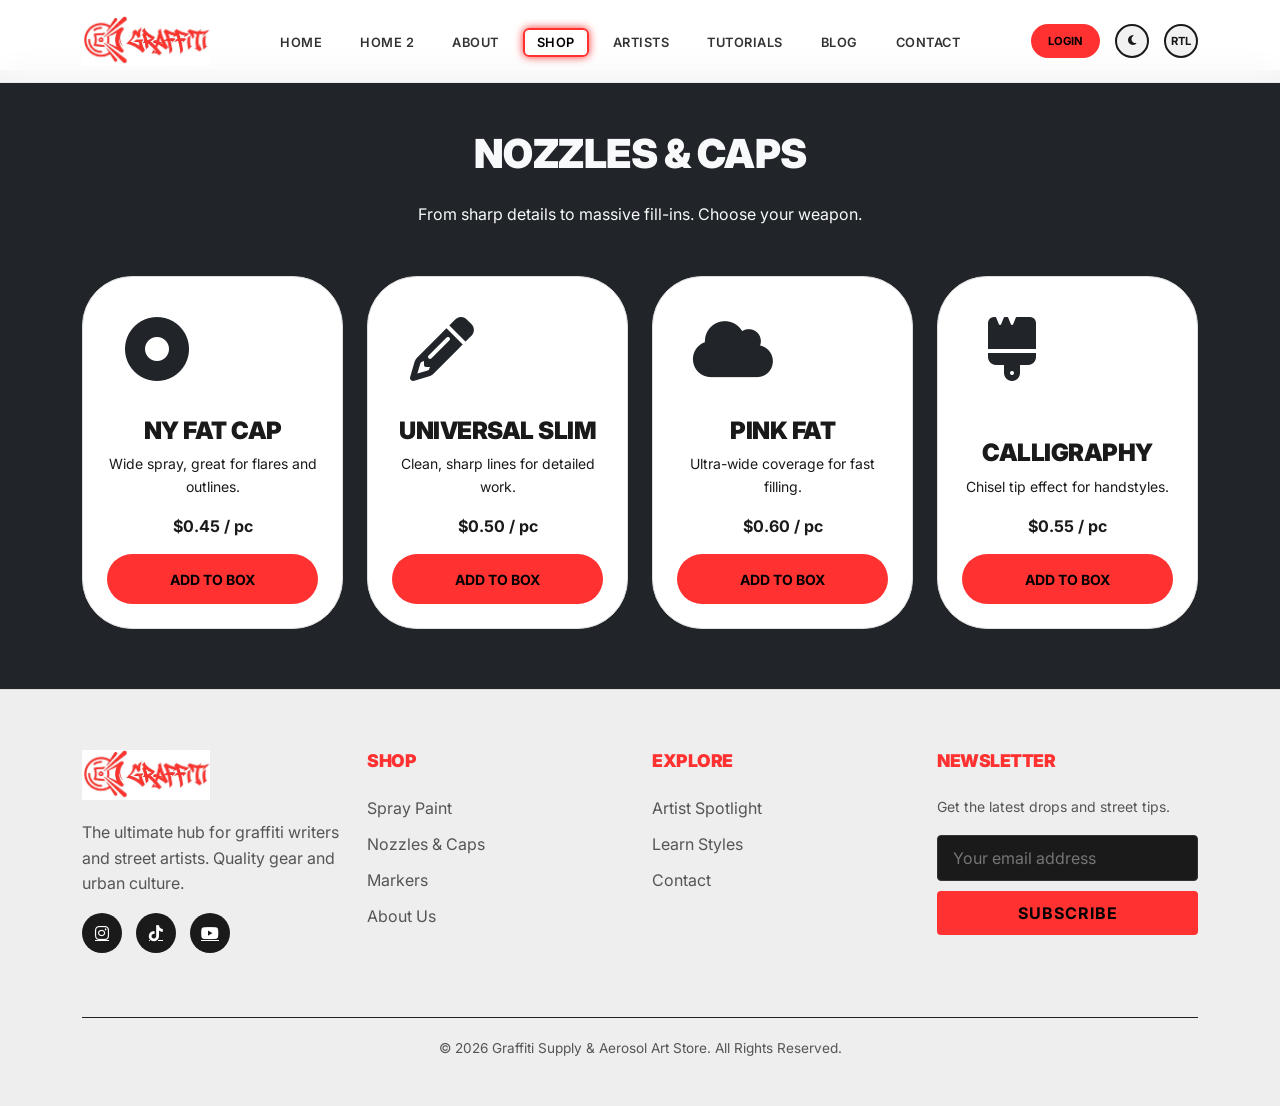
<file: caps.html>
<!DOCTYPE html>
<html lang="en" data-theme="dark" dir="ltr">

<head>
    <meta charset="UTF-8">
    <meta name="viewport" content="width=device-width, initial-scale=1.0">
    <title>Cap Collection | Graffiti Supply & Aerosol Art Store</title>
    <link rel="icon" type="image/svg+xml" href="assets/images/favicon.png">
    <link href="https://cdn.jsdelivr.net/npm/bootstrap@5.3.2/dist/css/bootstrap.min.css" rel="stylesheet">
    <link href="https://fonts.googleapis.com/css2?family=Inter:wght@400;700;900&display=swap" rel="stylesheet">
    <link rel="stylesheet" href="https://cdnjs.cloudflare.com/ajax/libs/font-awesome/6.4.2/css/all.min.css">
    <link rel="stylesheet" href="assets/css/style.css">
    <link rel="stylesheet" href="assets/css/headers.css">
    <link rel="stylesheet" href="assets/css/footers.css">
    <link rel="stylesheet" href="assets/css/dark-mode.css">
    <link rel="stylesheet" href="assets/css/rtl.css">
</head>

<body class="texture-bg">
    <!-- Header -->
    <header>
        <div class="container">
            <nav>
                <a href="index.html" class="logo">
                    <img src="assets/images/logo.png" alt="Graffiti Supply Store">
                </a>

                <ul class="nav-desktop">
                    <li><a href="index.html">Home</a></li>
                    <li><a href="home-2.html">Home 2</a></li>
                    <li><a href="about.html">About</a></li>
                    <li><a href="products.html" class="active">Shop</a></li>
                    <li><a href="artists.html">Artists</a></li>

                    <li><a href="tutorials.html">Tutorials</a></li>
                    <li><a href="blog.html">Blog</a></li>
                    <li><a href="contact.html">Contact</a></li>
                </ul>

                <div class="header-actions">
                    <a href="login.html" class="btn btn-sm btn-primary-neon header-login-btn">Login</a>
                    <button class="btn btn-sm btn-outline" id="theme-toggle" title="Toggle Theme"><i
                            class="fas fa-moon"></i></button>
                    <button class="btn btn-sm btn-outline" id="rtl-toggle" title="Toggle RTL">RTL</button>
                    <div class="hamburger">
                        <span></span>
                        <span></span>
                        <span></span>
                    </div>
                </div>
            </nav>
        </div>
    </header>

    <div class="mobile-offcanvas">
        <div class="offcanvas-header">
            <span class="close-menu" style="cursor:pointer; font-size: 2rem;">&times;</span>
        </div>
        <ul class="mobile-nav">
            <li><a href="index.html">Home</a></li>
            <li><a href="home-2.html">Home 2</a></li>
            <li><a href="about.html">About</a></li>
            <li><a href="products.html" class="active">Shop</a></li>
            <li><a href="artists.html">Artists</a></li>

            <li><a href="tutorials.html">Tutorials</a></li>
            <li><a href="blog.html">Blog</a></li>
            <li><a href="contact.html">Contact</a></li>
        </ul>
        <div class="auth-btn-container">
            <a href="login.html" class="btn btn-sm btn-primary-neon w-100">Login</a>
        </div>
    </div>
    <div class="mobile-offcanvas-overlay"></div>



    <main>
        <section class="section-padding bg-dark">
            <div class="container">
                <h1 class="mb-4">NOZZLES & CAPS</h1>
                <p class="text-center text-muted mb-5">From sharp details to massive fill-ins. Choose your weapon.</p>

                <div class="row g-4">
                    <!-- Cap 1 -->
                    <div class="col-6 col-md-4 col-lg-3">
                        <div class="card-urban p-4 text-center">
                            <div class="rounded-circle bg-white p-3 d-inline-block mb-3"
                                style="width: 100px; height: 100px;">
                                <i class="fas fa-dot-circle fa-4x text-dark"></i>
                            </div>
                            <h4>NY FAT CAP</h4>
                            <p class="small text-muted">Wide spray, great for flares and outlines.</p>
                            <span class="d-block fw-bold mb-3">$0.45 / pc</span>
                            <button class="btn btn-sm btn-primary-neon w-100">ADD TO BOX</button>
                        </div>
                    </div>
                    <!-- Cap 2 -->
                    <div class="col-6 col-md-4 col-lg-3">
                        <div class="card-urban p-4 text-center">
                            <div class="rounded-circle bg-white p-3 d-inline-block mb-3"
                                style="width: 100px; height: 100px;">
                                <i class="fas fa-pencil-alt fa-4x text-dark"></i>
                            </div>
                            <h4>UNIVERSAL SLIM</h4>
                            <p class="small text-muted">Clean, sharp lines for detailed work.</p>
                            <span class="d-block fw-bold mb-3">$0.50 / pc</span>
                            <button class="btn btn-sm btn-primary-neon w-100">ADD TO BOX</button>
                        </div>
                    </div>
                    <!-- Cap 3 -->
                    <div class="col-6 col-md-4 col-lg-3">
                        <div class="card-urban p-4 text-center">
                            <div class="rounded-circle bg-white p-3 d-inline-block mb-3"
                                style="width: 100px; height: 100px;">
                                <i class="fas fa-cloud fa-4x text-dark"></i>
                            </div>
                            <h4>PINK FAT</h4>
                            <p class="small text-muted">Ultra-wide coverage for fast filling.</p>
                            <span class="d-block fw-bold mb-3">$0.60 / pc</span>
                            <button class="btn btn-sm btn-primary-neon w-100">ADD TO BOX</button>
                        </div>
                    </div>
                    <!-- Cap 4 -->
                    <div class="col-6 col-md-4 col-lg-3">
                        <div class="card-urban p-4 text-center">
                            <div class="rounded-circle bg-white p-3 d-inline-block mb-3"
                                style="width: 100px; height: 100px;">
                                <i class="fas fa-brush fa-4x text-dark"></i>
                            </div>
                            <h4>CALLIGRAPHY</h4>
                            <p class="small text-muted">Chisel tip effect for handstyles.</p>
                            <span class="d-block fw-bold mb-3">$0.55 / pc</span>
                            <button class="btn btn-sm btn-primary-neon w-100">ADD TO BOX</button>
                        </div>
                    </div>
                </div>
            </div>
        </section>
    </main>

    <!-- Footer -->
    <footer class="footer-custom">
        <div class="container">
            <div class="row">
                <div class="col-lg-3 mb-4">
                    <div class="footer-logo">
                        <img src="assets/images/logo.png" alt="Graffiti Supply Store">
                    </div>
                    <p class="text-muted">The ultimate hub for graffiti writers and street artists. Quality gear and
                        urban culture.</p>
                    <div class="social-icons">
                        <a href="#"><i class="fab fa-instagram"></i></a>
                        <a href="#"><i class="fab fa-tiktok"></i></a>
                        <a href="#"><i class="fab fa-youtube"></i></a>
                    </div>
                </div>
                <div class="col-lg-3 col-6 mb-4">
                    <h5 class="footer-heading">SHOP</h5>
                    <a href="products.html" class="footer-link">Spray Paint</a>
                    <a href="caps.html" class="footer-link">Nozzles & Caps</a>
                    <a href="products.html" class="footer-link">Markers</a>
                    <a href="about.html" class="footer-link">About Us</a>
                </div>
                <div class="col-lg-3 col-6 mb-4">
                    <h5 class="footer-heading">EXPLORE</h5>
                    <a href="artists.html" class="footer-link">Artist Spotlight</a>

                    <a href="tutorials.html" class="footer-link">Learn Styles</a>
                    <a href="contact.html" class="footer-link">Contact</a>
                </div>
                <div class="col-lg-3 mb-4">
                    <h5 class="footer-heading">NEWSLETTER</h5>
                    <p class="small text-muted">Get the latest drops and street tips.</p>
                    <form class="newsletter-form">
                        <input type="email" class="newsletter-input" placeholder="Your email address" required>
                        <button type="submit" class="newsletter-btn">SUBSCRIBE</button>
                    </form>
                </div>
            </div>
            <div class="footer-bottom">
                <p>&copy; 2026 Graffiti Supply & Aerosol Art Store. All Rights Reserved.</p>
            </div>
        </div>
    </footer>

    <script src="https://cdn.jsdelivr.net/npm/bootstrap@5.3.2/dist/js/bootstrap.bundle.min.js"></script>
    <script src="assets/js/main.js"></script>
</body>

</html>
</file>
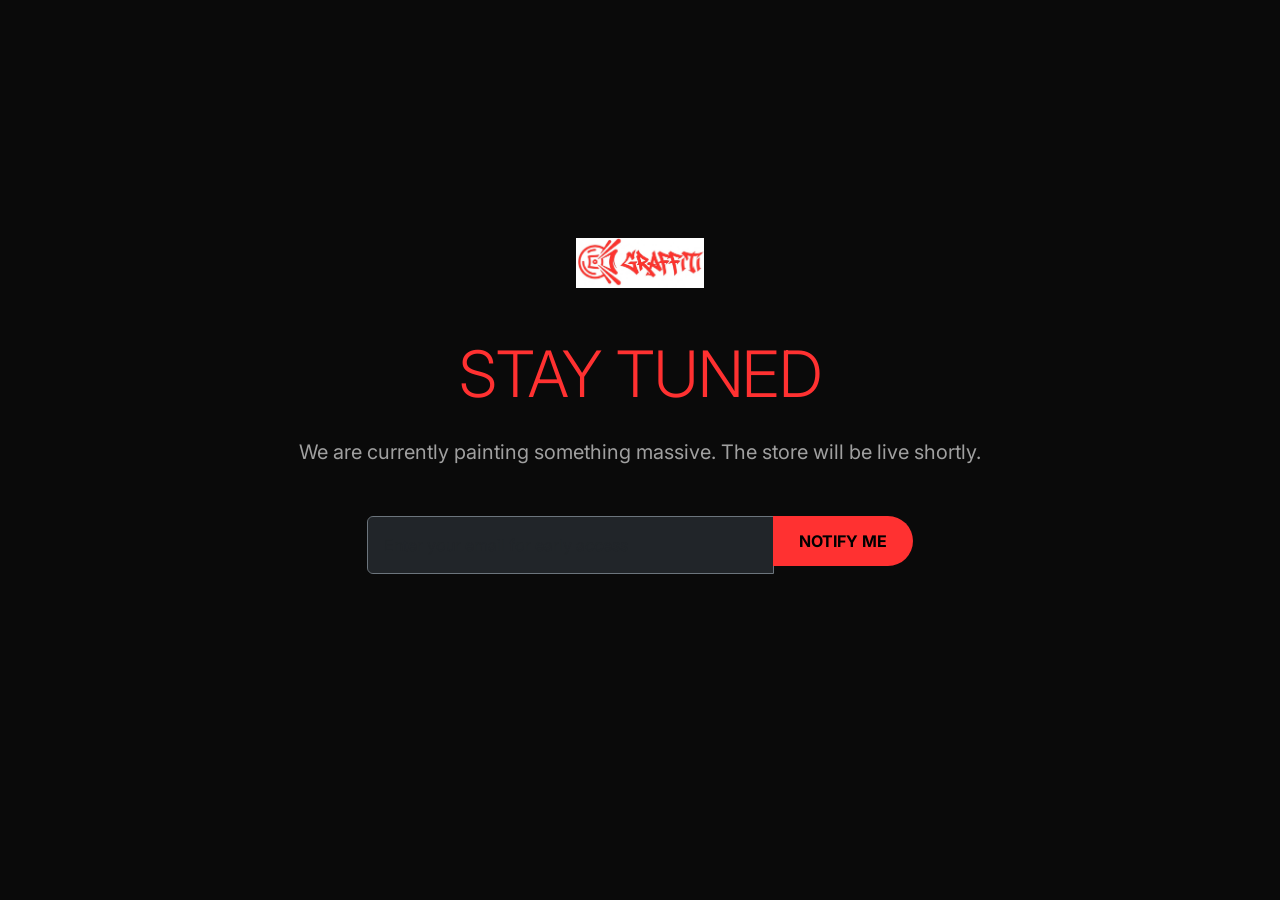
<file: coming-soon.html>
<!DOCTYPE html>
<html lang="en" data-theme="dark" dir="ltr">
<head>
    <meta charset="UTF-8">
    <meta name="viewport" content="width=device-width, initial-scale=1.0">
    <title>Coming Soon | Graffiti Supply & Aerosol Art Store</title>
    <link rel="icon" type="image/svg+xml" href="assets/images/favicon.png">
    <link href="https://cdn.jsdelivr.net/npm/bootstrap@5.3.2/dist/css/bootstrap.min.css" rel="stylesheet">
    <link href="https://fonts.googleapis.com/css2?family=Inter:wght@400;700;900&display=swap" rel="stylesheet">
    <link rel="stylesheet" href="assets/css/style.css">
</head>
<body class="texture-bg d-flex align-items-center justify-content-center" style="min-height: 100vh;">
    <div class="container text-center">
        <img src="assets/images/logo.png" alt="Logo" class="mb-5" style="width: 150px; height: 50px; object-fit: contain;">
        <h1 class="display-3 mb-4" style="color: var(--primary-neon);">STAY TUNED</h1>
        <p class="lead text-muted mb-5">We are currently painting something massive. The store will be live shortly.</p>
        
        <div class="row justify-content-center">
            <div class="col-md-6">
                <div class="input-group mb-3">
                    <input type="email" class="form-control bg-dark border-secondary text-white p-3" placeholder="Enter your email for early access">
                    <button class="btn btn-primary-neon px-4">NOTIFY ME</button>
                </div>
            </div>
        </div>
        
        <div class="mt-5">
            <a href="#" class="text-white mx-2"><i class="fab fa-instagram fa-2x"></i></a>
            <a href="#" class="text-white mx-2"><i class="fab fa-twitter fa-2x"></i></a>
        </div>
    </div>
</body>
</html>
</file>
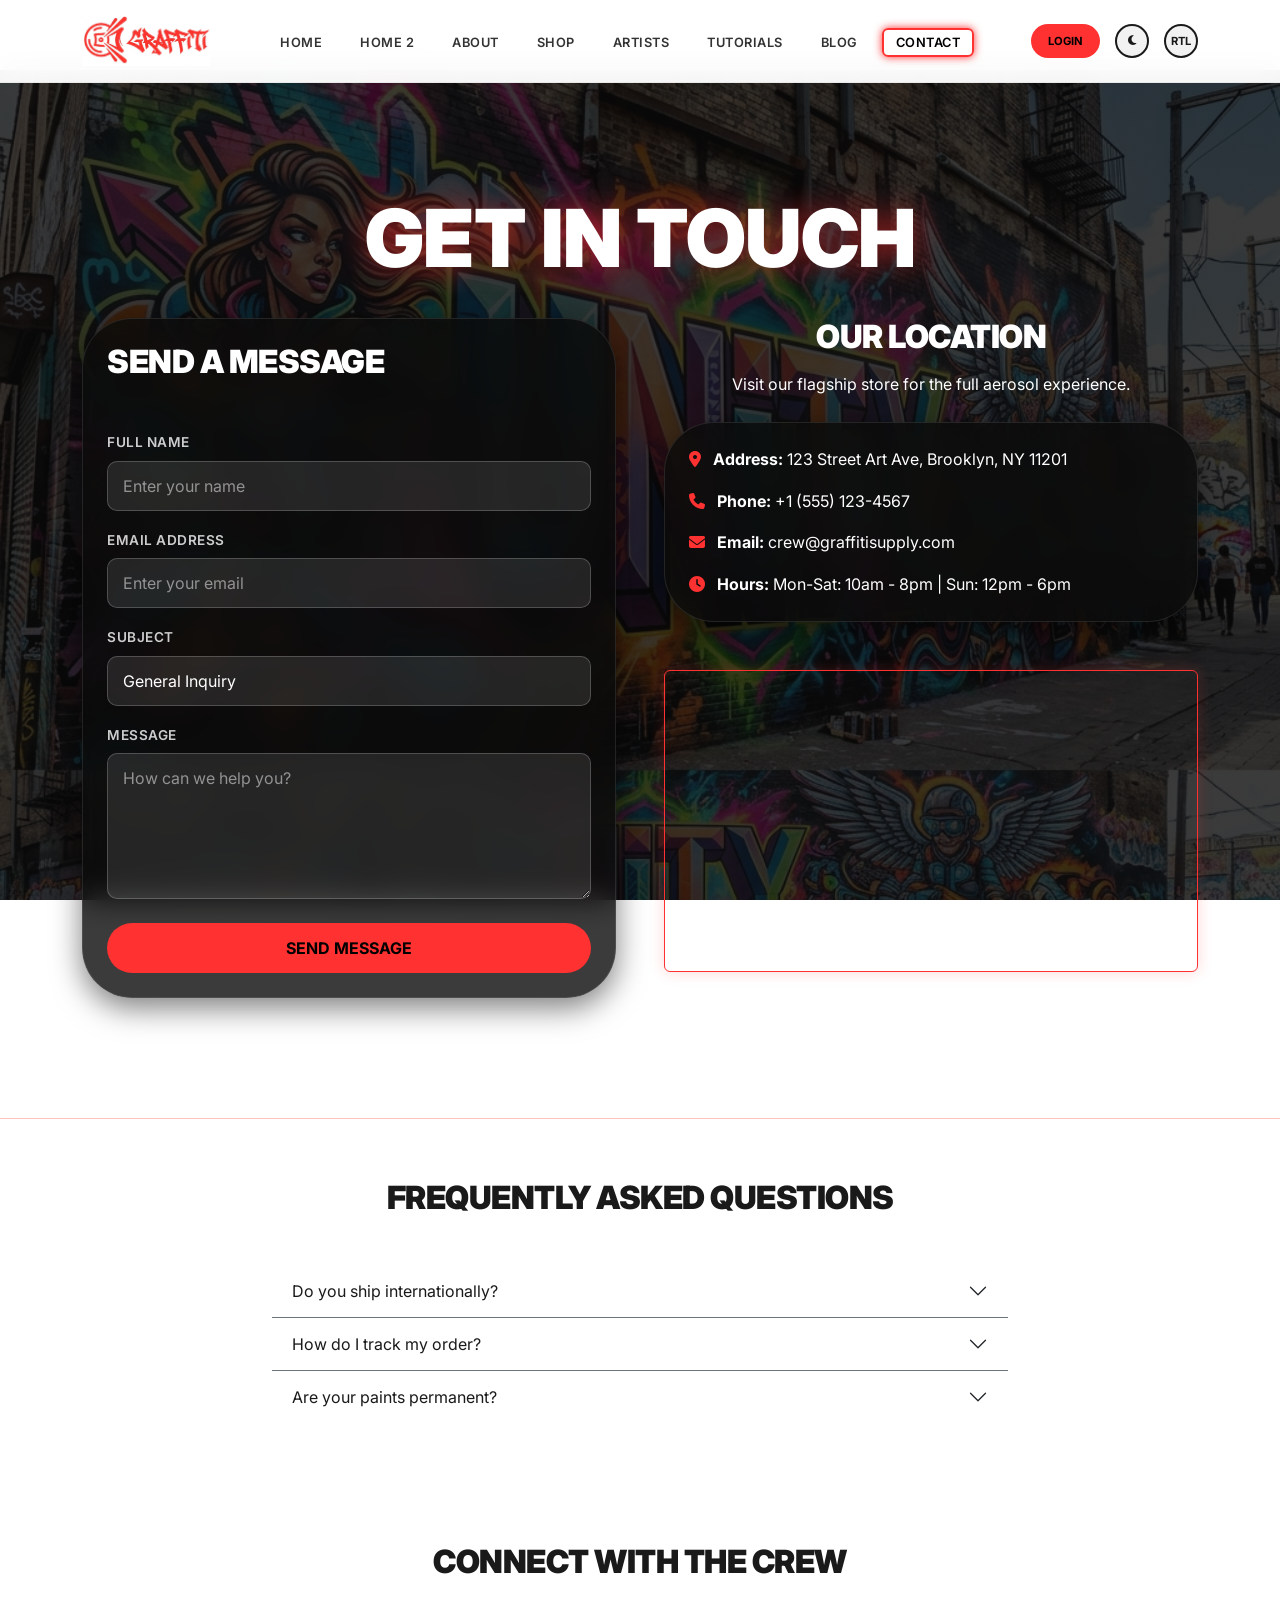
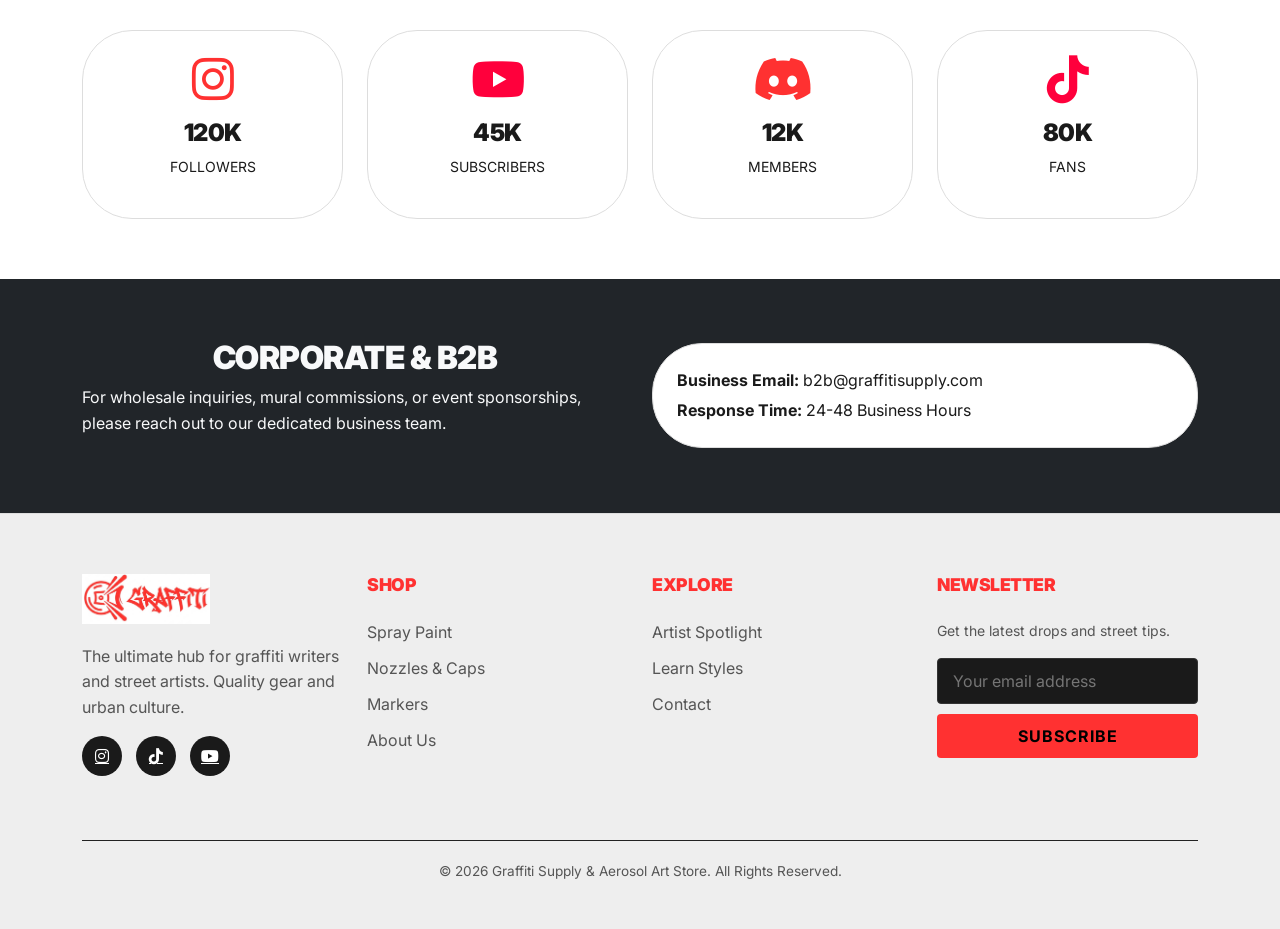
<file: contact.html>
<!DOCTYPE html>
<html lang="en" data-theme="dark" dir="ltr">

<head>
    <meta charset="UTF-8">
    <meta name="viewport" content="width=device-width, initial-scale=1.0">
    <title>Contact Us | Graffiti Supply & Aerosol Art Store</title>
    <link rel="icon" type="image/svg+xml" href="assets/images/favicon.png">
    <link href="https://cdn.jsdelivr.net/npm/bootstrap@5.3.2/dist/css/bootstrap.min.css" rel="stylesheet">
    <link href="https://fonts.googleapis.com/css2?family=Inter:wght@400;700;900&display=swap" rel="stylesheet">
    <link rel="stylesheet" href="https://cdnjs.cloudflare.com/ajax/libs/font-awesome/6.4.2/css/all.min.css">
    <link rel="stylesheet" href="assets/css/style.css">
    <link rel="stylesheet" href="assets/css/headers.css">
    <link rel="stylesheet" href="assets/css/footers.css">
    <link rel="stylesheet" href="assets/css/dark-mode.css">
    <link rel="stylesheet" href="assets/css/rtl.css">
</head>

<body class="texture-bg">
    <!-- Header -->
    <header>
        <div class="container">
            <nav>
                <a href="index.html" class="logo">
                    <img src="assets/images/logo.png" alt="Graffiti Supply Store">
                </a>

                <ul class="nav-desktop">
                    <li><a href="index.html">Home</a></li>
                    <li><a href="home-2.html">Home 2</a></li>
                    <li><a href="about.html">About</a></li>
                    <li><a href="products.html">Shop</a></li>
                    <li><a href="artists.html">Artists</a></li>

                    <li><a href="tutorials.html">Tutorials</a></li>
                    <li><a href="blog.html">Blog</a></li>
                    <li><a href="contact.html" class="active">Contact</a></li>
                </ul>

                <div class="header-actions">
                    <a href="login.html" class="btn btn-sm btn-primary-neon header-login-btn">Login</a>
                    <button class="btn btn-sm btn-outline" id="theme-toggle" title="Toggle Theme"><i
                            class="fas fa-moon"></i></button>
                    <button class="btn btn-sm btn-outline" id="rtl-toggle" title="Toggle RTL">RTL</button>
                    <div class="hamburger">
                        <span></span>
                        <span></span>
                        <span></span>
                    </div>
                </div>
            </nav>
        </div>
    </header>

    <div class="mobile-offcanvas">
        <div class="offcanvas-header">
            <span class="close-menu" style="cursor:pointer; font-size: 2rem;">&times;</span>
        </div>
        <ul class="mobile-nav">
            <li><a href="index.html">Home</a></li>
            <li><a href="home-2.html">Home 2</a></li>
            <li><a href="about.html">About</a></li>
            <li><a href="products.html">Shop</a></li>
            <li><a href="artists.html">Artists</a></li>

            <li><a href="tutorials.html">Tutorials</a></li>
            <li><a href="blog.html">Blog</a></li>
            <li><a href="contact.html" class="active">Contact</a></li>
        </ul>
        <div class="auth-btn-container">
            <a href="login.html" class="btn btn-sm btn-primary-neon w-100">Login</a>
        </div>
    </div>
    <div class="mobile-offcanvas-overlay"></div>



    <main>
        <section class="contact-hero">
            <div class="container">
                <h1 class="mb-5 animate-fade">GET IN TOUCH</h1>

                <div class="row g-5">
                    <div class="col-lg-6">
                        <div class="card-urban bg-dark-glass p-4">
                            <h2 class="text-start mb-4">SEND A MESSAGE</h2>
                            <form id="contactForm" class="mt-4">
                                <div class="mb-3">
                                    <label class="form-label">Full Name</label>
                                    <input type="text" class="form-control form-control-urban"
                                        placeholder="Enter your name" required>
                                </div>
                                <div class="mb-3">
                                    <label class="form-label">Email Address</label>
                                    <input type="email" class="form-control form-control-urban"
                                        placeholder="Enter your email" required>
                                </div>
                                <div class="mb-3">
                                    <label class="form-label">Subject</label>
                                    <select class="form-select form-control-urban">
                                        <option class="bg-dark">General Inquiry</option>
                                        <option class="bg-dark">Product Support</option>
                                        <option class="bg-dark">Artist Collaboration</option>
                                        <option class="bg-dark">Bulk Orders</option>
                                    </select>
                                </div>
                                <div class="mb-4">
                                    <label class="form-label">Message</label>
                                    <textarea class="form-control form-control-urban" rows="5"
                                        placeholder="How can we help you?" required></textarea>
                                </div>
                                <button type="submit" class="btn-custom btn-primary-neon w-100">SEND MESSAGE</button>
                            </form>
                        </div>
                    </div>
                    <div class="col-lg-6">
                        <div class="mb-5 text-center">
                            <h2>OUR LOCATION</h2>
                            <p class="text-muted mt-3">Visit our flagship store for the full aerosol experience.</p>
                            <div class="card-urban bg-dark-glass p-4 mt-4 text-start">
                                <p class="mb-3"><i class="fas fa-map-marker-alt text-neon-primary me-2"></i>
                                    <strong>Address:</strong> 123 Street Art Ave, Brooklyn, NY 11201</p>
                                <p class="mb-3"><i class="fas fa-phone text-neon-primary me-2"></i>
                                    <strong>Phone:</strong> +1 (555) 123-4567</p>
                                <p class="mb-3"><i class="fas fa-envelope text-neon-primary me-2"></i>
                                    <strong>Email:</strong> crew@graffitisupply.com</p>
                                <p class="mb-0"><i class="fas fa-clock text-neon-primary me-2"></i>
                                    <strong>Hours:</strong> Mon-Sat: 10am - 8pm | Sun: 12pm - 6pm</p>
                            </div>
                        </div>
                        <div class="ratio ratio-16x9 rounded overflow-hidden border-neon">
                            <iframe
                                src="https://www.google.com/maps/embed?pb=!1m18!1m12!1m3!1d193595.15830869428!2d-74.119763973046!3d40.69766374874431!2m3!1f0!2f0!3f0!3m2!1i1024!2i768!4f13.1!3m3!1m2!1s0x89c24fa5d33f083b%3A0xc80b8f06e177fe62!2sNew%20York%2C%20NY!5e0!3m2!1sen!2s!4v1645000000000!5m2!1sen!2s"
                                style="border:0;" allowfullscreen="" loading="lazy"></iframe>
                        </div>
                    </div>
                </div>
            </div>
        </section>

        <!-- FAQ -->
        <section class="section-padding bg-card">
            <div class="container">
                <h2 class="text-center mb-5">FREQUENTLY ASKED QUESTIONS</h2>
                <div class="row justify-content-center">
                    <div class="col-lg-8">
                        <div class="accordion accordion-flush" id="faqAccordion">
                            <div class="accordion-item bg-transparent border-secondary">
                                <h2 class="accordion-header">
                                    <button class="accordion-button collapsed bg-transparent" type="button"
                                        data-bs-toggle="collapse" data-bs-target="#faq1">
                                        Do you ship internationally?
                                    </button>
                                </h2>
                                <div id="faq1" class="accordion-collapse collapse" data-bs-parent="#faqAccordion">
                                    <div class="accordion-body text-muted">
                                        Yes, we ship to over 50 countries. Shipping rates and times vary depending on
                                        your location and the weight of your order.
                                    </div>
                                </div>
                            </div>
                            <div class="accordion-item bg-transparent border-secondary">
                                <h2 class="accordion-header">
                                    <button class="accordion-button collapsed bg-transparent" type="button"
                                        data-bs-toggle="collapse" data-bs-target="#faq2">
                                        How do I track my order?
                                    </button>
                                </h2>
                                <div id="faq2" class="accordion-collapse collapse" data-bs-parent="#faqAccordion">
                                    <div class="accordion-body text-muted">
                                        Once your order is shipped, you will receive an email with a tracking number and
                                        a link to the carrier's website.
                                    </div>
                                </div>
                            </div>
                            <div class="accordion-item bg-transparent border-secondary">
                                <h2 class="accordion-header">
                                    <button class="accordion-button collapsed bg-transparent" type="button"
                                        data-bs-toggle="collapse" data-bs-target="#faq3">
                                        Are your paints permanent?
                                    </button>
                                </h2>
                                <div id="faq3" class="accordion-collapse collapse" data-bs-parent="#faqAccordion">
                                    <div class="accordion-body text-muted">
                                        Most of our aerosol paints are UV-resistant and permanent. However, we also
                                        carry temporary chalk-based sprays for events.
                                    </div>
                                </div>
                            </div>
                        </div>
                    </div>
                </div>
            </div>
        </section>

        <!-- Social Hub -->
        <section class="section-padding">
            <div class="container text-center">
                <h2 class="mb-5">CONNECT WITH THE CREW</h2>
                <div class="row g-4">
                    <div class="col-md-3">
                        <a href="#" class="card-urban p-4 text-decoration-none h-100 d-block">
                            <i class="fab fa-instagram fa-3x mb-3" style="color: var(--primary-neon);"></i>
                            <h4>120K</h4>
                            <p class="small text-muted">FOLLOWERS</p>
                        </a>
                    </div>
                    <div class="col-md-3">
                        <a href="#" class="card-urban p-4 text-decoration-none h-100 d-block">
                            <i class="fab fa-youtube fa-3x mb-3" style="color: var(--secondary-neon);"></i>
                            <h4>45K</h4>
                            <p class="small text-muted">SUBSCRIBERS</p>
                        </a>
                    </div>
                    <div class="col-md-3">
                        <a href="#" class="card-urban p-4 text-decoration-none h-100 d-block">
                            <i class="fab fa-discord fa-3x mb-3" style="color: var(--primary-neon);"></i>
                            <h4>12K</h4>
                            <p class="small text-muted">MEMBERS</p>
                        </a>
                    </div>
                    <div class="col-md-3">
                        <a href="#" class="card-urban p-4 text-decoration-none h-100 d-block">
                            <i class="fab fa-tiktok fa-3x mb-3" style="color: var(--secondary-neon);"></i>
                            <h4>80K</h4>
                            <p class="small text-muted">FANS</p>
                        </a>
                    </div>
                </div>
            </div>
        </section>

        <!-- Corporate -->
        <section class="section-padding bg-dark">
            <div class="container">
                <div class="row g-4 align-items-center">
                    <div class="col-lg-6">
                        <h2>CORPORATE & B2B</h2>
                        <p class="text-muted">For wholesale inquiries, mural commissions, or event sponsorships, please
                            reach out to our dedicated business team.</p>
                    </div>
                    <div class="col-lg-6">
                        <div class="card-urban p-4">
                            <p class="mb-1"><strong>Business Email:</strong> b2b@graffitisupply.com</p>
                            <p class="mb-0"><strong>Response Time:</strong> 24-48 Business Hours</p>
                        </div>
                    </div>
                </div>
            </div>
        </section>
    </main>

    <!-- Footer -->
    <footer class="footer-custom">
        <div class="container">
            <div class="row">
                <div class="col-lg-3 mb-4">
                    <div class="footer-logo">
                        <img src="assets/images/logo.png" alt="Graffiti Supply Store">
                    </div>
                    <p class="text-muted">The ultimate hub for graffiti writers and street artists. Quality gear and
                        urban culture.</p>
                    <div class="social-icons">
                        <a href="#"><i class="fab fa-instagram"></i></a>
                        <a href="#"><i class="fab fa-tiktok"></i></a>
                        <a href="#"><i class="fab fa-youtube"></i></a>
                    </div>
                </div>
                <div class="col-lg-3 col-6 mb-4">
                    <h5 class="footer-heading">SHOP</h5>
                    <a href="products.html" class="footer-link">Spray Paint</a>
                    <a href="caps.html" class="footer-link">Nozzles & Caps</a>
                    <a href="products.html" class="footer-link">Markers</a>
                    <a href="about.html" class="footer-link">About Us</a>
                </div>
                <div class="col-lg-3 col-6 mb-4">
                    <h5 class="footer-heading">EXPLORE</h5>
                    <a href="artists.html" class="footer-link">Artist Spotlight</a>

                    <a href="tutorials.html" class="footer-link">Learn Styles</a>
                    <a href="contact.html" class="footer-link">Contact</a>
                </div>
                <div class="col-lg-3 mb-4">
                    <h5 class="footer-heading">NEWSLETTER</h5>
                    <p class="small text-muted">Get the latest drops and street tips.</p>
                    <form class="newsletter-form">
                        <input type="email" class="newsletter-input" placeholder="Your email address" required>
                        <button type="submit" class="newsletter-btn">SUBSCRIBE</button>
                    </form>
                </div>
            </div>
            <div class="footer-bottom">
                <p>&copy; 2026 Graffiti Supply & Aerosol Art Store. All Rights Reserved.</p>
            </div>
        </div>
    </footer>

    <script src="https://cdn.jsdelivr.net/npm/bootstrap@5.3.2/dist/js/bootstrap.bundle.min.js"></script>
    <script src="assets/js/main.js"></script>
</body>

</html>
</file>
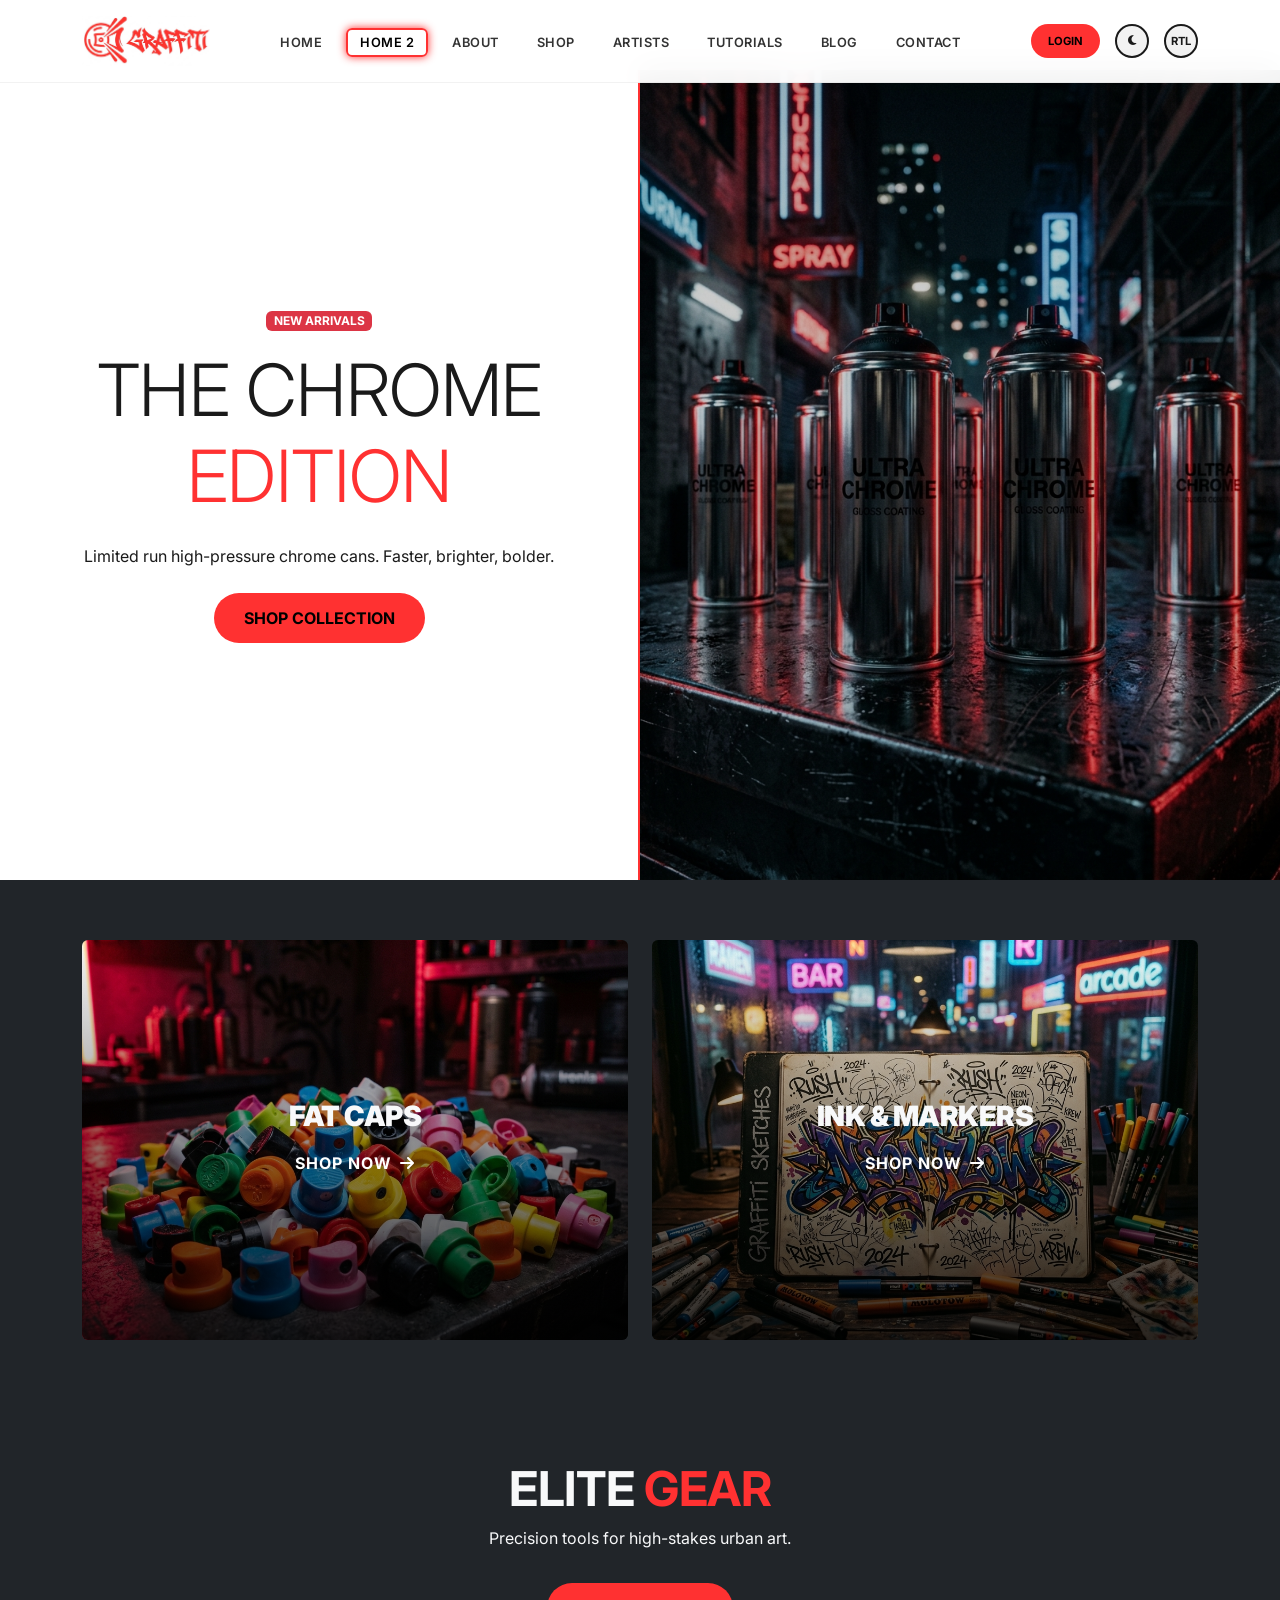
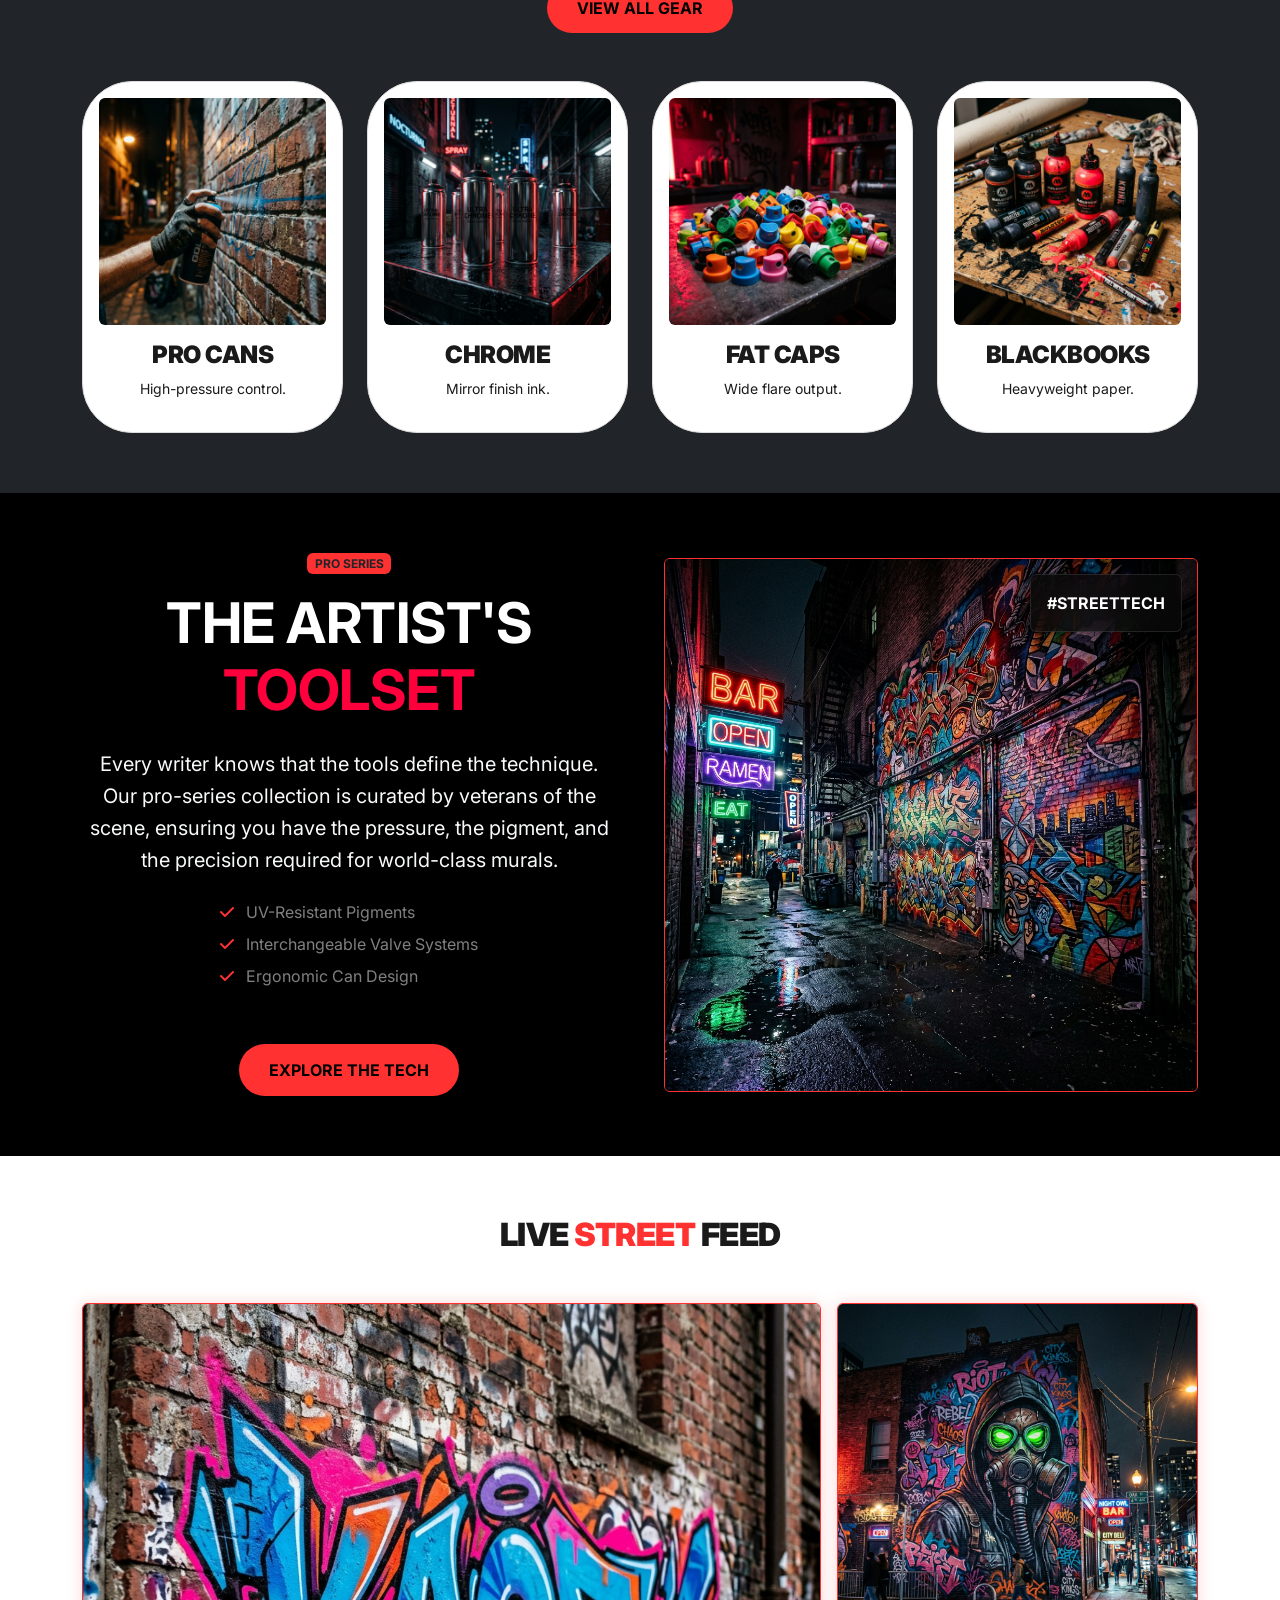
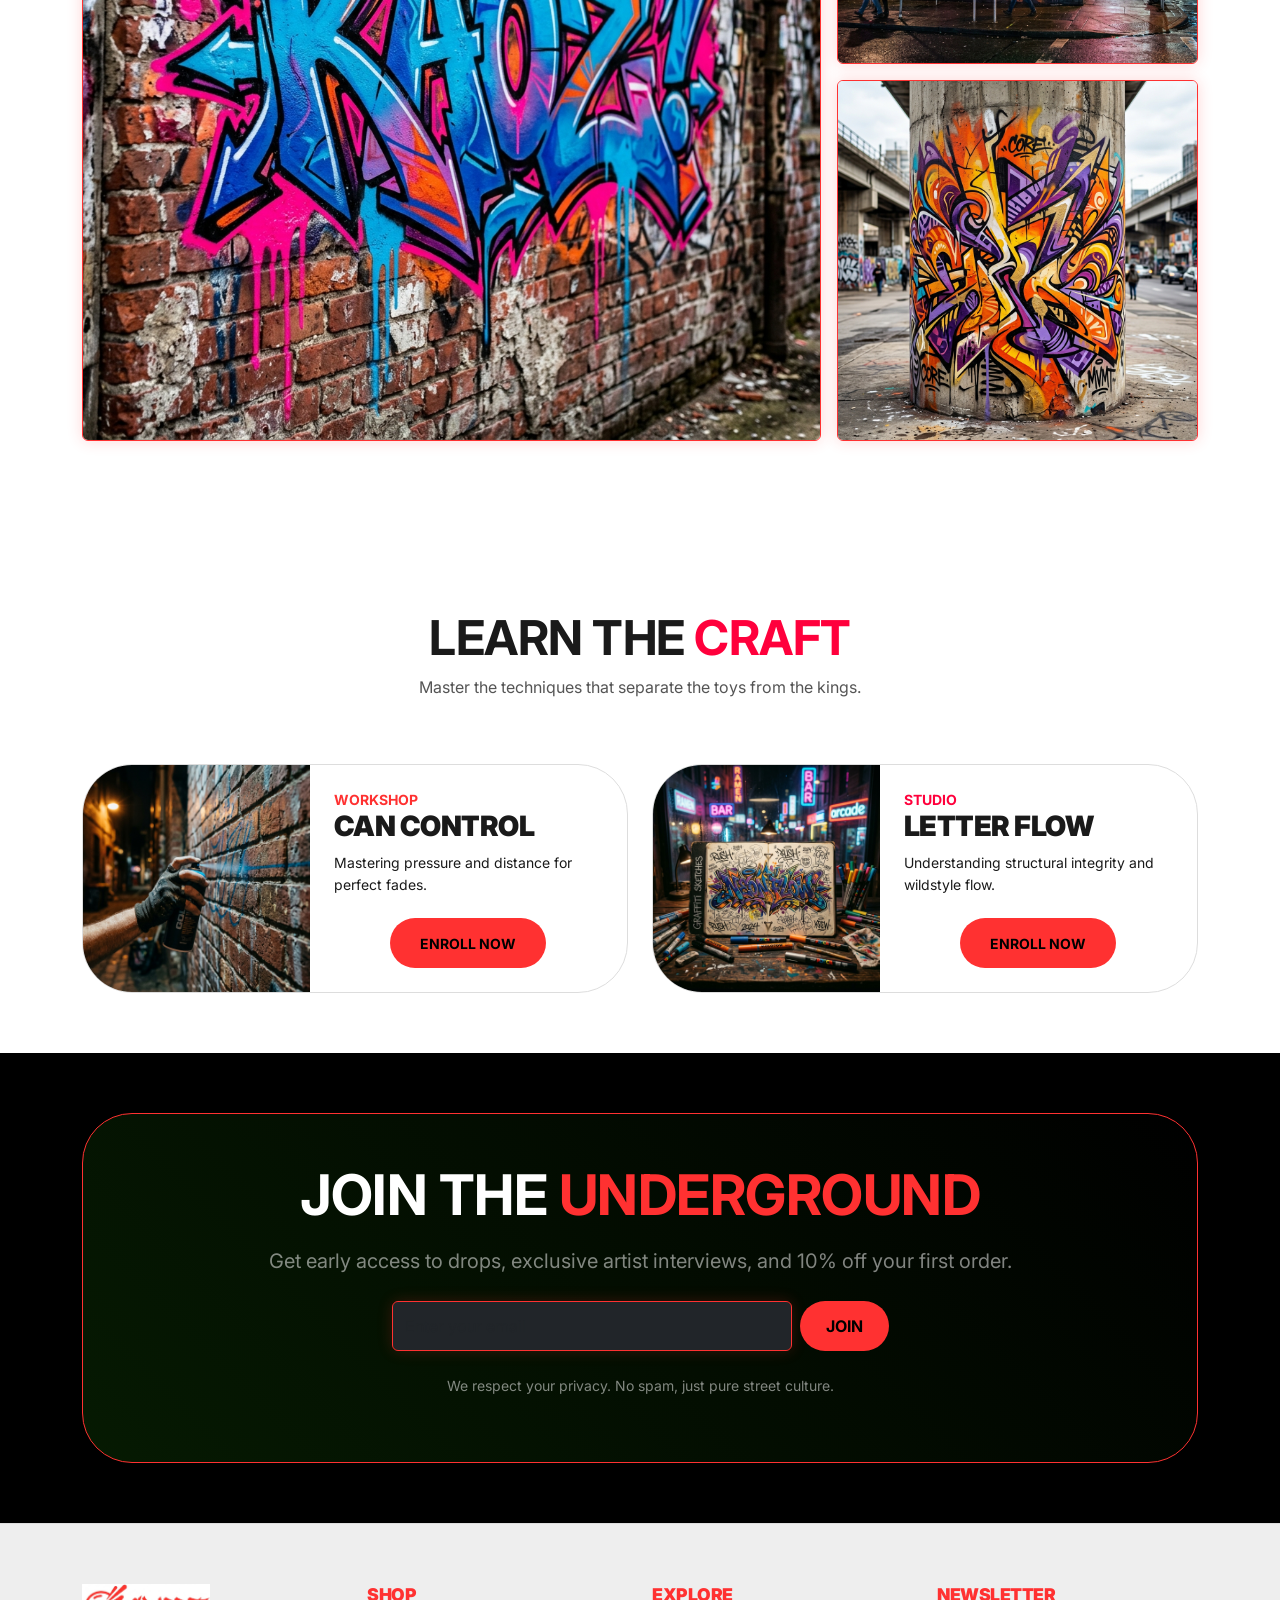
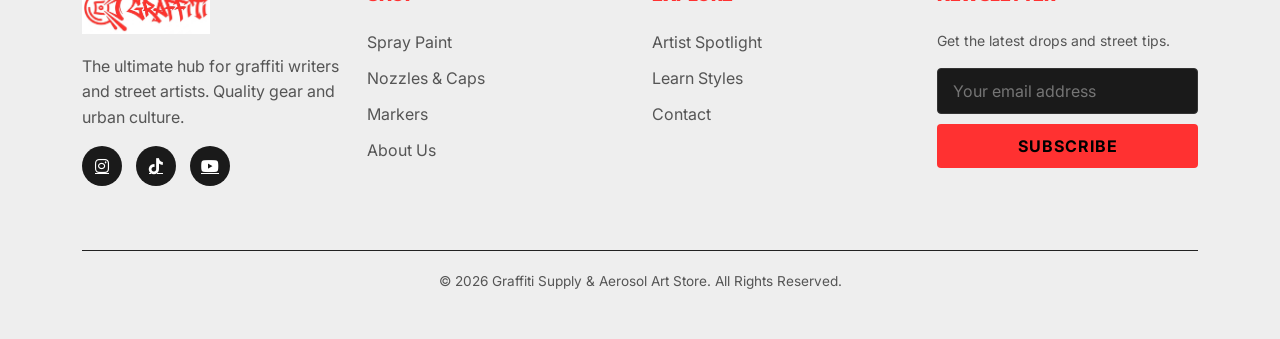
<file: home-2.html>
<!DOCTYPE html>
<html lang="en" data-theme="dark" dir="ltr">

<head>
    <meta charset="UTF-8">
    <meta name="viewport" content="width=device-width, initial-scale=1.0">
    <title>Home 2 | Graffiti Supply & Aerosol Art Store</title>
    <!-- Same CSS links -->
    <link rel="icon" type="image/svg+xml" href="assets/images/favicon.png">
    <link href="https://cdn.jsdelivr.net/npm/bootstrap@5.3.2/dist/css/bootstrap.min.css" rel="stylesheet">
    <link href="https://fonts.googleapis.com/css2?family=Inter:wght@400;700;900&display=swap" rel="stylesheet">
    <link rel="stylesheet" href="https://cdnjs.cloudflare.com/ajax/libs/font-awesome/6.4.2/css/all.min.css">
    <link rel="stylesheet" href="assets/css/style.css">
    <link rel="stylesheet" href="assets/css/headers.css">
    <link rel="stylesheet" href="assets/css/footers.css">
    <link rel="stylesheet" href="assets/css/dark-mode.css">
    <link rel="stylesheet" href="assets/css/rtl.css">
</head>

<body class="texture-bg">
    <!-- Header -->
    <header>
        <div class="container">
            <nav>
                <a href="index.html" class="logo">
                    <img src="assets/images/logo.png" alt="Graffiti Supply Store">
                </a>

                <ul class="nav-desktop">
                    <li><a href="index.html">Home</a></li>
                    <li><a href="home-2.html" class="active">Home 2</a></li>
                    <li><a href="about.html">About</a></li>
                    <li><a href="products.html">Shop</a></li>
                    <li><a href="artists.html">Artists</a></li>

                    <li><a href="tutorials.html">Tutorials</a></li>
                    <li><a href="blog.html">Blog</a></li>
                    <li><a href="contact.html">Contact</a></li>
                </ul>

                <div class="header-actions">
                    <a href="login.html" class="btn btn-sm btn-primary-neon header-login-btn">Login</a>
                    <button class="btn btn-sm btn-outline" id="theme-toggle" title="Toggle Theme"><i
                            class="fas fa-moon"></i></button>
                    <button class="btn btn-sm btn-outline" id="rtl-toggle" title="Toggle RTL">RTL</button>
                    <div class="hamburger">
                        <span></span>
                        <span></span>
                        <span></span>
                    </div>
                </div>
            </nav>
        </div>
    </header>

    <div class="mobile-offcanvas">
        <div class="offcanvas-header">
            <span class="close-menu" style="cursor:pointer; font-size: 2rem;">&times;</span>
        </div>
        <ul class="mobile-nav">
            <li><a href="index.html">Home</a></li>
            <li><a href="home-2.html" class="active">Home 2</a></li>
            <li><a href="about.html">About</a></li>
            <li><a href="products.html">Shop</a></li>
            <li><a href="artists.html">Artists</a></li>

            <li><a href="tutorials.html">Tutorials</a></li>
            <li><a href="blog.html">Blog</a></li>
            <li><a href="contact.html">Contact</a></li>
        </ul>
        <div class="auth-btn-container">
            <a href="login.html" class="btn btn-sm btn-primary-neon w-100">Login</a>
        </div>
    </div>
    <div class="mobile-offcanvas-overlay"></div>



    <main>
        <!-- Home 2 Hero: Full Split Screen -->
        <section class="container-fluid p-0 overflow-hidden">
            <div class="row g-0" style="min-height: 90vh;">
                <div class="col-lg-6 d-flex align-items-center justify-content-center p-5"
                    style="background: var(--bg-dark); border-right: 2px solid var(--primary-neon);">
                    <div class="text-center">
                        <span class="badge bg-danger mb-3">NEW ARRIVALS</span>
                        <h1 class="display-2 mb-4">THE CHROME<br><span
                                style="color: var(--primary-neon);">EDITION</span></h1>
                        <p class="mb-4">Limited run high-pressure chrome cans. Faster, brighter, bolder.</p>
                        <a href="products.html" class="btn-custom btn-primary-neon">SHOP COLLECTION</a>
                    </div>
                </div>
                <div class="col-lg-6 hero-image-col"
                    style="background: linear-gradient(rgba(0,0,0,0.2), rgba(0,0,0,0.2)), url('assets/images/chrome-hero.png') center/cover no-repeat; min-height: 400px;">
                </div>
            </div>
        </section>

        <!-- Categories Showcase -->
        <section class="section-padding bg-dark">
            <div class="container">
                <div class="row g-4">
                    <div class="col-md-6">
                        <div class="category-card position-relative overflow-hidden rounded" style="height: 400px;">
                            <img src="assets/images/caps-cat.png" class="w-100 h-100 object-fit-cover" alt="Caps">
                            <div class="category-overlay position-absolute top-0 start-0 w-100 h-100 p-4">
                                <h3>FAT CAPS</h3>
                                <a href="caps.html" class="category-link">Shop Now <i
                                        class="fas fa-arrow-right ms-2"></i></a>
                            </div>
                        </div>
                    </div>
                    <div class="col-md-6">
                        <div class="category-card position-relative overflow-hidden rounded" style="height: 400px;">
                            <img src="assets/images/tutorial-letters.png" class="w-100 h-100 object-fit-cover"
                                alt="Markers">
                            <div class="category-overlay position-absolute top-0 start-0 w-100 h-100 p-4">
                                <h3>INK & MARKERS</h3>
                                <a href="products.html" class="category-link">Shop Now <i
                                        class="fas fa-arrow-right ms-2"></i></a>
                            </div>
                        </div>
                    </div>
                </div>
            </div>
        </section>
        <!-- Section 3: Elite Gear Showcase -->
        <section class="section-padding bg-dark">
            <div class="container">
                <div class="row justify-content-center text-center mb-5">
                    <div class="col-lg-8">
                        <h2 class="display-5 fw-bold text-white">ELITE <span class="text-neon-primary">GEAR</span></h2>
                        <p class="text-white-50">Precision tools for high-stakes urban art.</p>
                        <a href="products.html" class="btn btn-primary-neon mt-3">VIEW ALL GEAR</a>
                    </div>
                </div>
                <div class="row g-4">
                    <div class="col-12 col-md-6 col-lg-3">
                        <div class="card-urban p-3 text-center h-100">
                            <img src="assets/images/tutorial-control.png" class="img-fluid rounded mb-3" alt="Pro Cans">
                            <h4>PRO CANS</h4>
                            <p class="small text-muted">High-pressure control.</p>
                        </div>
                    </div>
                    <div class="col-12 col-md-6 col-lg-3">
                        <div class="card-urban p-3 text-center h-100">
                            <img src="assets/images/chrome-hero.png" class="img-fluid rounded mb-3"
                                alt="Chrome markers">
                            <h4>CHROME</h4>
                            <p class="small text-muted">Mirror finish ink.</p>
                        </div>
                    </div>
                    <div class="col-12 col-md-6 col-lg-3">
                        <div class="card-urban p-3 text-center h-100">
                            <img src="assets/images/caps-cat.png" class="img-fluid rounded mb-3" alt="Fat Caps">
                            <h4>FAT CAPS</h4>
                            <p class="small text-muted">Wide flare output.</p>
                        </div>
                    </div>
                    <div class="col-12 col-md-6 col-lg-3">
                        <div class="card-urban p-3 text-center h-100">
                            <img src="assets/images/markers-cat.png" class="img-fluid rounded mb-3" alt="Sketchbooks">
                            <h4>BLACKBOOKS</h4>
                            <p class="small text-muted">Heavyweight paper.</p>
                        </div>
                    </div>
                </div>
            </div>
        </section>

        <!-- Section 4: The Artist's Toolset (Image on the Right) -->
        <section class="section-padding bg-black overflow-hidden">
            <div class="container">
                <div class="row align-items-center g-5">
                    <div class="col-lg-6 text-center">
                        <span class="badge bg-primary-neon text-dark mb-3 mx-auto d-table">PRO SERIES</span>
                        <h2 class="display-4 fw-bold mb-4 text-white">THE ARTIST'S <br><span
                                class="text-neon-secondary">TOOLSET</span></h2>
                        <p class="lead text-light-force mb-4">Every writer knows that the tools define the technique.
                            Our pro-series collection is curated by veterans of the scene, ensuring you have the
                            pressure, the pigment, and the precision required for world-class murals.</p>
                        <div class="d-flex justify-content-center">
                            <ul class="list-unstyled text-white-50 mb-5 text-start">
                                <li class="mb-2"><i class="fas fa-check text-neon-primary me-2"></i> UV-Resistant
                                    Pigments</li>
                                <li class="mb-2"><i class="fas fa-check text-neon-primary me-2"></i> Interchangeable
                                    Valve Systems</li>
                                <li class="mb-2"><i class="fas fa-check text-neon-primary me-2"></i> Ergonomic Can
                                    Design</li>
                            </ul>
                        </div>
                        <a href="about.html"
                            class="btn-custom btn-primary-neon mx-auto d-table">EXPLORE THE
                            TECH</a>
                    </div>
                    <div class="col-lg-6">
                        <div class="position-relative">
                            <img src="assets/images/hero-main.png" class="img-fluid rounded shadow-lg border-neon"
                                alt="Pro Artist Setup">
                            <div class="position-absolute top-0 end-0 p-3 bg-dark-glass m-3 rounded">
                                <span class="fw-bold text-white">#STREETTECH</span>
                            </div>
                        </div>
                    </div>
                </div>
            </div>
        </section>

        <!-- Section 5: Live Street Feed -->
        <section class="section-padding">
            <div class="container">
                <h2 class="text-center mb-5">LIVE <span class="text-neon-primary">STREET</span> FEED</h2>
                <div class="row g-3">
                    <div class="col-md-8">
                        <img src="assets/images/wall-1.png"
                            class="img-fluid rounded w-100 h-100 object-fit-cover border-neon" alt="Main Mural">
                    </div>
                    <div class="col-md-4">
                        <div class="row g-3">
                            <div class="col-12">
                                <img src="assets/images/wall-2.png" class="img-fluid rounded border-neon" alt="Feed 1">
                            </div>
                            <div class="col-12">
                                <img src="assets/images/wall-3.png" class="img-fluid rounded border-neon" alt="Feed 2">
                            </div>
                        </div>
                    </div>
                </div>
                <div class="text-center mt-5">

                </div>
            </div>
        </section>

        <!-- Section 6: Learning the Craft -->
        <section class="section-padding bg-card">
            <div class="container">
                <div class="row justify-content-center text-center mb-5">
                    <div class="col-lg-7">
                        <h2 class="display-5 fw-bold">LEARN THE <span class="text-neon-secondary">CRAFT</span></h2>
                        <p class="text-muted">Master the techniques that separate the toys from the kings.</p>
                    </div>
                </div>
                <div class="row g-4">
                    <div class="col-md-6">
                        <div class="card-urban overflow-hidden">
                            <div class="row g-0">
                                <div class="col-sm-5">
                                    <img src="assets/images/tutorial-control.png"
                                        class="img-fluid h-100 object-fit-cover" alt="Technique">
                                </div>
                                <div
                                    class="col-sm-7 p-4 text-center text-sm-start d-flex flex-column align-items-center align-items-sm-start">
                                    <span class="text-neon-primary small fw-bold">WORKSHOP</span>
                                    <h3>CAN CONTROL</h3>
                                    <p class="small text-muted">Mastering pressure and distance for perfect fades.</p>
                                    <a href="tutorials.html"
                                        class="btn btn-sm btn-primary-neon mt-2 ms-sm-0 me-sm-auto">ENROLL NOW</a>
                                </div>
                            </div>
                        </div>
                    </div>
                    <div class="col-md-6">
                        <div class="card-urban overflow-hidden">
                            <div class="row g-0">
                                <div class="col-sm-5">
                                    <img src="assets/images/tutorial-letters.png"
                                        class="img-fluid h-100 object-fit-cover" alt="Technique">
                                </div>
                                <div
                                    class="col-sm-7 p-4 text-center text-sm-start d-flex flex-column align-items-center align-items-sm-start">
                                    <span class="text-neon-secondary small fw-bold">STUDIO</span>
                                    <h3>LETTER FLOW</h3>
                                    <p class="small text-muted">Understanding structural integrity and wildstyle flow.
                                    </p>
                                    <a href="tutorials.html"
                                        class="btn btn-sm btn-primary-neon mt-2 ms-sm-0 me-sm-auto">ENROLL NOW</a>
                                </div>
                            </div>
                        </div>
                    </div>
                </div>
            </div>
        </section>

        <!-- Section 7: Join the Underground -->
        <section class="section-padding bg-black">
            <div class="container">
                <div class="card-urban p-5 text-center"
                    style="background: linear-gradient(45deg, rgba(57, 255, 20, 0.1), rgba(0, 0, 0, 0.9)); border: 1px solid var(--primary-neon);">
                    <h2 class="display-4 fw-bold mb-3 text-white">JOIN THE <span
                            class="text-neon-primary">UNDERGROUND</span></h2>
                    <p class="lead mb-4 text-white-50">Get early access to drops, exclusive artist interviews, and 10%
                        off your first order.</p>
                    <div class="row justify-content-center">
                        <div class="col-md-6">
                            <form class="d-flex gap-2">
                                <input type="email" class="form-control bg-dark text-white border-neon"
                                    placeholder="Enter your email" aria-label="Newsletter">
                                <button type="submit" class="btn btn-primary-neon px-4">JOIN</button>
                            </form>
                        </div>
                    </div>
                    <p class="small text-white-50 mt-4">We respect your privacy. No spam, just pure street culture.</p>
                </div>
            </div>
        </section>
    </main>

    <!-- Footer -->
    <footer class="footer-custom">
        <div class="container">
            <div class="row">
                <div class="col-lg-3 mb-4">
                    <div class="footer-logo">
                        <img src="assets/images/logo.png" alt="Graffiti Supply Store">
                    </div>
                    <p class="text-muted">The ultimate hub for graffiti writers and street artists. Quality gear and
                        urban culture.</p>
                    <div class="social-icons">
                        <a href="#"><i class="fab fa-instagram"></i></a>
                        <a href="#"><i class="fab fa-tiktok"></i></a>
                        <a href="#"><i class="fab fa-youtube"></i></a>
                    </div>
                </div>
                <div class="col-lg-3 col-6 mb-4">
                    <h5 class="footer-heading">SHOP</h5>
                    <a href="products.html" class="footer-link">Spray Paint</a>
                    <a href="caps.html" class="footer-link">Nozzles & Caps</a>
                    <a href="products.html" class="footer-link">Markers</a>
                    <a href="about.html" class="footer-link">About Us</a>
                </div>
                <div class="col-lg-3 col-6 mb-4">
                    <h5 class="footer-heading">EXPLORE</h5>
                    <a href="artists.html" class="footer-link">Artist Spotlight</a>

                    <a href="tutorials.html" class="footer-link">Learn Styles</a>
                    <a href="contact.html" class="footer-link">Contact</a>
                </div>
                <div class="col-lg-3 mb-4">
                    <h5 class="footer-heading">NEWSLETTER</h5>
                    <p class="small text-muted">Get the latest drops and street tips.</p>
                    <form class="newsletter-form">
                        <input type="email" class="newsletter-input" placeholder="Your email address" required>
                        <button type="submit" class="newsletter-btn">SUBSCRIBE</button>
                    </form>
                </div>
            </div>
            <div class="footer-bottom">
                <p>&copy; 2026 Graffiti Supply & Aerosol Art Store. All Rights Reserved.</p>
            </div>
        </div>
    </footer>

    <script src="https://cdn.jsdelivr.net/npm/bootstrap@5.3.2/dist/js/bootstrap.bundle.min.js"></script>
    <script src="assets/js/main.js"></script>
</body>

</html>
</file>
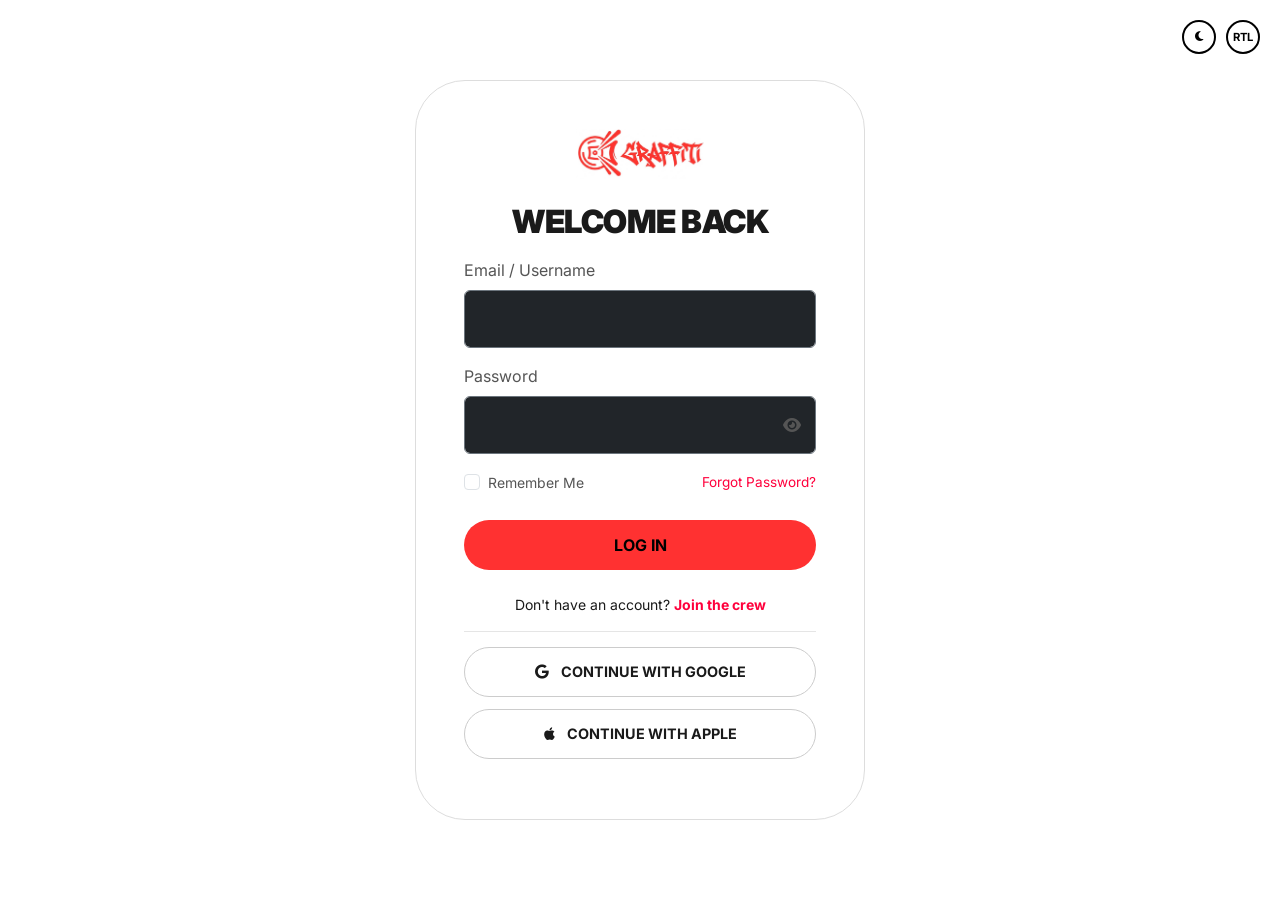
<file: login.html>
<!DOCTYPE html>
<html lang="en" data-theme="dark" dir="ltr">
<head>
    <meta charset="UTF-8">
    <meta name="viewport" content="width=device-width, initial-scale=1.0">
    <title>Login | Graffiti Supply Store</title>
    <link rel="icon" type="image/svg+xml" href="assets/images/favicon.png">
    <link href="https://cdn.jsdelivr.net/npm/bootstrap@5.3.2/dist/css/bootstrap.min.css" rel="stylesheet">
    <link rel="stylesheet" href="https://cdnjs.cloudflare.com/ajax/libs/font-awesome/6.4.2/css/all.min.css">
    <link href="https://fonts.googleapis.com/css2?family=Inter:wght@400;700;900&display=swap" rel="stylesheet">
    <link rel="stylesheet" href="assets/css/style.css">
    <link rel="stylesheet" href="assets/css/dark-mode.css">
    <link rel="stylesheet" href="assets/css/rtl.css">
</head>
<body class="texture-bg d-flex align-items-center justify-content-center py-5" style="min-height: 100vh;">
    
    <div class="auth-controls">
        <button class="btn btn-sm btn-outline" id="theme-toggle" title="Toggle Theme"><i class="fas fa-moon"></i></button>
        <button class="btn btn-sm btn-outline" id="rtl-toggle" title="Toggle RTL">RTL</button>
    </div>

    <div class="card-urban p-5" style="width: 100%; max-width: 450px;">
        <div class="text-center mb-4">
            <a href="index.html"><img src="assets/images/logo.png" alt="Logo" style="width: 150px; height: 50px; object-fit: contain;"></a>
        </div>
        <h2 class="mb-3">WELCOME BACK</h2>
        <form>
            <div class="mb-3">
                <label class="form-label text-muted">Email / Username</label>
                <input type="text" class="form-control bg-dark border-secondary text-white p-3">
            </div>
            <div class="mb-3">
                <label class="form-label text-muted">Password</label>
                <div class="password-group">
                    <input type="password" class="form-control bg-dark border-secondary text-white p-3">
                    <button type="button" class="password-toggle">
                        <i class="fas fa-eye"></i>
                    </button>
                </div>
            </div>
            <div class="d-flex justify-content-between align-items-center mb-4">
                <div class="form-check">
                    <input type="checkbox" class="form-check-input" id="rememberMe">
                    <label class="form-check-label small text-muted" for="rememberMe">Remember Me</label>
                </div>
                <a href="#" class="forgot-password small">Forgot Password?</a>
            </div>
            <button type="submit" class="btn-custom btn-primary-neon w-100 mb-4">LOG IN</button>
            <div class="text-center">
                <p class="small text-muted mb-0">Don't have an account? <a href="signup.html" class="auth-link" style="color: var(--secondary-neon);">Join the crew</a></p>
            </div>
            
            <div class="social-login-container">
                <button type="button" class="btn btn-social">
                    <i class="fab fa-google"></i> Continue with Google
                </button>
                <button type="button" class="btn btn-social">
                    <i class="fab fa-apple"></i> Continue with Apple
                </button>
            </div>
        </form>
    </div>

    <script src="https://cdn.jsdelivr.net/npm/bootstrap@5.3.2/dist/js/bootstrap.bundle.min.js"></script>
    <script src="assets/js/main.js"></script>
</body>
</html>
</file>
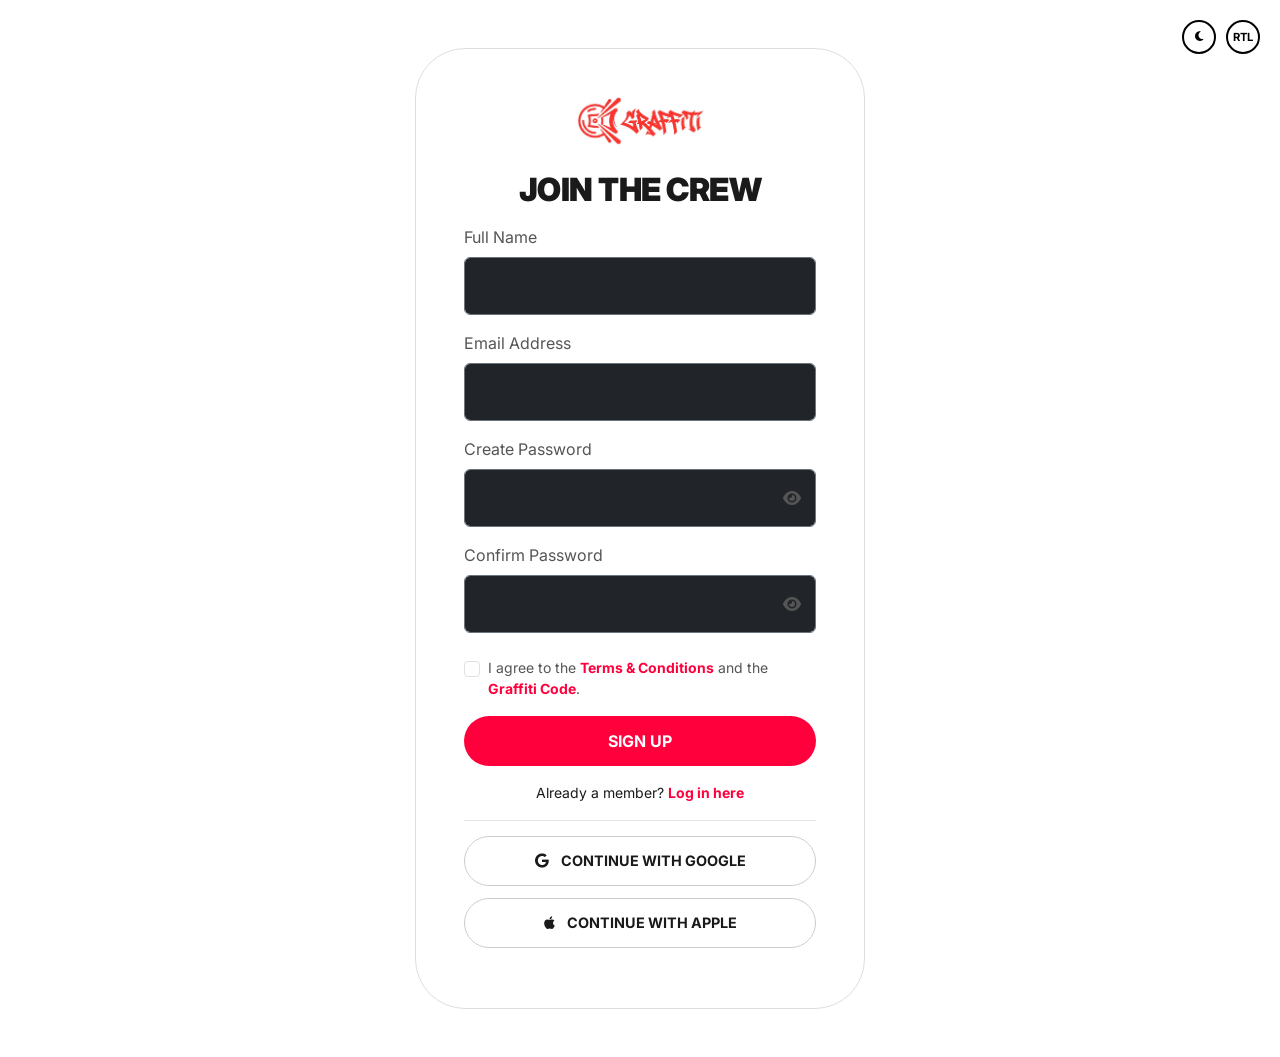
<file: signup.html>
<!DOCTYPE html>
<html lang="en" data-theme="dark" dir="ltr">

<head>
    <meta charset="UTF-8">
    <meta name="viewport" content="width=device-width, initial-scale=1.0">
    <title>Signup | Graffiti Supply Store</title>
    <link rel="icon" type="image/svg+xml" href="assets/images/favicon.png">
    <link href="https://cdn.jsdelivr.net/npm/bootstrap@5.3.2/dist/css/bootstrap.min.css" rel="stylesheet">
    <link rel="stylesheet" href="https://cdnjs.cloudflare.com/ajax/libs/font-awesome/6.4.2/css/all.min.css">
    <link href="https://fonts.googleapis.com/css2?family=Inter:wght@400;700;900&display=swap" rel="stylesheet">
    <link rel="stylesheet" href="assets/css/style.css">
    <link rel="stylesheet" href="assets/css/dark-mode.css">
    <link rel="stylesheet" href="assets/css/rtl.css">
</head>

<body class="texture-bg d-flex align-items-center justify-content-center py-5" style="min-height: 100vh;">

    <div class="auth-controls">
        <button class="btn btn-sm btn-outline" id="theme-toggle" title="Toggle Theme"><i
                class="fas fa-moon"></i></button>
        <button class="btn btn-sm btn-outline" id="rtl-toggle" title="Toggle RTL">RTL</button>
    </div>

    <div class="card-urban p-5" style="width: 100%; max-width: 450px;">
        <div class="text-center mb-4">
            <a href="index.html"><img src="assets/images/logo.png" alt="Logo"
                    style="width: 150px; height: 50px; object-fit: contain;"></a>
        </div>
        <h2 class="mb-3">JOIN THE CREW</h2>
        <form>
            <div class="mb-3">
                <label class="form-label text-muted">Full Name</label>
                <input type="text" class="form-control bg-dark border-secondary text-white p-3">
            </div>
            <div class="mb-3">
                <label class="form-label text-muted">Email Address</label>
                <input type="email" class="form-control bg-dark border-secondary text-white p-3">
            </div>
            <div class="mb-3">
                <label class="form-label text-muted">Create Password</label>
                <div class="password-group">
                    <input type="password" class="form-control bg-dark border-secondary text-white p-3">
                    <button type="button" class="password-toggle">
                        <i class="fas fa-eye"></i>
                    </button>
                </div>
            </div>
            <div class="mb-4">
                <label class="form-label text-muted">Confirm Password</label>
                <div class="password-group">
                    <input type="password" class="form-control bg-dark border-secondary text-white p-3">
                    <button type="button" class="password-toggle">
                        <i class="fas fa-eye"></i>
                    </button>
                </div>
            </div>
            <div class="mb-3 form-check">
                <input type="checkbox" class="form-check-input" id="terms">
                <label class="form-check-label small text-muted" for="terms">I agree to the <a href="#" class="auth-link" style="color: var(--secondary-neon);">Terms & Conditions</a> and the <a href="#" class="auth-link" style="color: var(--secondary-neon);">Graffiti Code</a>.</label>
            </div>
            <button type="submit" class="btn-custom btn-secondary-neon w-100 mb-3">SIGN UP</button>
            <div class="text-center">
                <p class="small text-muted mb-0">Already a member? <a href="login.html" class="auth-link"
                        style="color: var(--secondary-neon);">Log in here</a></p>
            </div>

            <div class="social-login-container">
                <button type="button" class="btn btn-social">
                    <i class="fab fa-google"></i> Continue with Google
                </button>
                <button type="button" class="btn btn-social">
                    <i class="fab fa-apple"></i> Continue with Apple
                </button>
            </div>
        </form>
    </div>

    <script src="https://cdn.jsdelivr.net/npm/bootstrap@5.3.2/dist/js/bootstrap.bundle.min.js"></script>
    <script src="assets/js/main.js"></script>
</body>

</html>
</file>
<file: assets/css/style.css>
/* --- Global Design System --- */
:root {
    --primary-neon: #FF3131;
    /* Neon Red */
    --secondary-neon: #FF003C;
    /* Neon Red */
    --bg-dark: #0A0A0A;
    --bg-card: #151515;
    --text-main: #FFFFFF;
    --text-muted: #A0A0A0;
    --transition-smooth: all 0.3s cubic-bezier(0.4, 0, 0.2, 1);
    --border-radius: 50px;
    --text-white: #FFFFFF;
}

body {
    background-color: var(--bg-dark);
    color: var(--text-main);
    font-family: 'Inter', sans-serif;
    overflow-x: hidden;
    margin: 0;
    padding: 0;
}

main {
    padding-top: 70px;
}

/* Typography */
h1,
h2,
h3,
h4,
h5,
h6 {
    text-align: center;
    font-weight: 900;
    text-transform: uppercase;
    letter-spacing: -0.5px;
    color: var(--text-main);
}

p {
    line-height: 1.6;
}

.lead {
    font-size: 1.25rem;
    font-weight: 400;
    color: var(--text-main);
}

.text-muted {
    color: var(--text-muted) !important;
}

.text-white-force {
    color: var(--text-white) !important;
}

.text-neon-primary {
    color: var(--primary-neon) !important;
}

.text-neon-secondary {
    color: var(--secondary-neon) !important;
}

.text-light-force,
.bg-dark h1,
.bg-dark h2,
.bg-dark h3,
.bg-dark p,
.bg-dark li,
.bg-dark .lead,
.hero-section h1,
.hero-section p,
.hero-section .lead {
    color: #f8f9fa !important;
}

/* Buttons */
.btn,
.btn-custom {
    padding: 12px 28px;
    border-radius: var(--border-radius) !important;
    font-weight: 700;
    text-transform: uppercase;
    transition: var(--transition-smooth);
    display: inline-flex;
    align-items: center;
    justify-content: center;
    border: 2px solid transparent;
    cursor: pointer;
    text-decoration: none;
    height: 50px;
    /* Consistent height */
}

.brand-item {
    font-weight: 900;
    font-size: 1.5rem;
    opacity: 0.8;
    transition: opacity 0.3s;
    text-transform: uppercase;
    color: var(--text-main);
}

.btn-primary-neon {
    background-color: var(--primary-neon);
    color: #000;
}

.btn-primary-neon:hover {
    background-color: transparent;
    color: var(--primary-neon);
    border-color: var(--primary-neon);
    box-shadow: 0 0 15px var(--primary-neon);
}

.btn-secondary-neon {
    background-color: var(--secondary-neon);
    color: #fff;
}

.btn-secondary-neon:hover {
    background-color: transparent;
    color: var(--secondary-neon);
    border-color: var(--secondary-neon);
    box-shadow: 0 0 15px var(--secondary-neon);
}

.btn-outline {
    background-color: rgba(255, 255, 255, 0.05);
    color: var(--text-white);
    border-color: #FFFFFF;
}

.btn-outline:hover {
    border-color: var(--primary-neon);
    color: var(--primary-neon);
    box-shadow: 0 0 15px rgba(255, 49, 49, 0.3);
    background-color: rgba(255, 49, 49, 0.05);
}

/* Light Mode Hover Visibility Fixes */
[data-theme="light"] .btn-primary-neon:hover {
    background-color: #000;
    color: var(--primary-neon);
}

[data-theme="light"] .btn-outline:hover {
    background-color: var(--primary-neon);
    color: #000;
    border-color: var(--primary-neon);
}

[data-theme="light"] .btn-outline {
    color: #1A1A1A;
    border-color: #1A1A1A;
    background-color: rgba(0, 0, 0, 0.05);
}

.btn-push-bottom {
    margin-top: auto !important;
}

.btn-push-bottom-center {
    margin-top: auto !important;
    margin-left: auto !important;
    margin-right: auto !important;
    width: fit-content;
}

[data-theme="light"] .btn-secondary-neon:hover {
    background-color: #000;
    color: var(--secondary-neon);
}

/* Section Spacing */
.section-padding {
    padding: 60px 0;
}

/* Cards */
.card-urban,
.testimonial-card,
.learning-path-card {
    background-color: var(--bg-card);
    border-radius: var(--border-radius);
    border: 1px solid #333;
    transition: var(--transition-smooth);
    overflow: hidden;
    display: flex !important;
    flex-direction: column !important;
    height: 100%;
}

/* Ensure content areas inside cards grow and act as flex columns */
.card-urban>div[class*="p-"],
.card-urban>.card-body,
.learning-path-card {
    flex-grow: 1;
    display: flex;
    flex-direction: column;
}

/* Push the last primary action (button or link) to the bottom and center it */
.card-urban .btn:last-child,
.card-urban .btn-custom:last-child,
.card-urban a[class*="btn"]:last-child,
.card-urban .read-more-link:last-child,
.learning-path-card a:last-child,
.testimonial-author,
.btn-push-bottom-center {
    margin-top: auto !important;
    margin-left: auto !important;
    margin-right: auto !important;
    width: fit-content;
}

.product-card-footer {
    display: flex;
    flex-direction: column;
    align-items: center;
    gap: 12px;
    width: 100%;
    margin-top: auto;
    padding: 1.5rem 1rem;
    background: rgba(0, 0, 0, 0.15);
    border-top: 1px solid rgba(255, 255, 255, 0.05);
}

.card-content {
    padding: 0 1rem;
    flex-grow: 1;
    display: flex;
    flex-direction: column;
}

.product-price {
    font-size: 1.2rem;
    font-weight: 900;
    color: var(--primary-neon);
}

.bundle-card-body {
    display: flex;
    flex-direction: column;
    justify-content: center;
    height: 100%;
    padding-left: 15px;
}

.paint-swatch {
    width: 24px;
    height: 24px;
    border-radius: 50%;
    display: inline-block;
    border: 2px solid rgba(255, 255, 255, 0.2);
    cursor: pointer;
    transition: var(--transition-smooth);
}

.paint-swatch:hover {
    transform: scale(1.2);
    border-color: var(--primary-neon);
    box-shadow: 0 0 10px var(--primary-neon);
}

.swatch-container {
    display: flex;
    flex-direction: row !important;
    gap: 8px;
    margin-bottom: 15px;
}

[data-theme="light"] .paint-swatch {
    border: 1px solid #ddd;
}

[data-theme="light"] .paint-swatch[style*="background-color: #FFFFFF"],
[data-theme="light"] .paint-swatch[style*="background-color: #ffffff"],
[data-theme="light"] .paint-swatch[style*="background-color: white"] {
    border: 1px solid #999;
}

.card-urban:hover {
    transform: translateY(-10px);
    border-color: var(--primary-neon);
    box-shadow: 0 0 20px rgba(255, 49, 49, 0.4), 0 10px 40px rgba(255, 49, 49, 0.2);
}

.card-urban h1,
.card-urban h2,
.card-urban h3,
.card-urban h4,
.card-urban h5,
.card-urban h6,
.card-urban p,
.card-urban .lead {
    color: var(--text-main) !important;
}

.card-urban .text-white {
    color: #FFFFFF !important;
}

.card-urban .text-white-50 {
    color: rgba(255, 255, 255, 0.5) !important;
}

.card-urban .text-success {
    color: #198754 !important;
}

.card-urban .text-danger {
    color: #dc3545 !important;
}

.card-urban .text-dark {
    color: #212529 !important;
}

/* Category Cards Showcase */
.category-card {
    transition: var(--transition-smooth);
    cursor: pointer;
}

.category-card img {
    transition: transform 0.6s cubic-bezier(0.4, 0, 0.2, 1);
}

.category-card:hover img {
    transform: scale(1.1);
}

.category-overlay {
    background: linear-gradient(transparent, rgba(0, 0, 0, 0.8));
    transition: var(--transition-smooth);
    display: flex;
    flex-direction: column;
    align-items: center;
    justify-content: center;
    text-align: center;
}

.category-card:hover .category-overlay {
    background: rgba(0, 0, 0, 0.4);
}

.category-link {
    text-decoration: none;
    color: var(--text-white);
    font-weight: 700;
    text-transform: uppercase;
    letter-spacing: 1px;
    display: inline-flex;
    align-items: center;
    transition: var(--transition-smooth);
    position: relative;
    padding-bottom: 5px;
    margin-top: 10px;
}

.category-link::after {
    content: '';
    position: absolute;
    bottom: 0;
    left: 50%;
    width: 0;
    height: 2px;
    background-color: var(--primary-neon);
    transition: var(--transition-smooth);
    transform: translateX(-50%);
}

.category-link:hover {
    color: var(--primary-neon) !important;
    transform: translateY(-2px);
}

.category-link:hover::after {
    width: 100%;
}

.category-link i {
    transition: transform 0.3s ease;
}

.category-link:hover i {
    transform: translateX(5px);
}

/* Accordion Visibility Fixes */
.accordion-button {
    color: var(--text-main) !important;
}

.accordion-button:not(.collapsed) {
    background-color: rgba(255, 49, 49, 0.1) !important;
    color: var(--primary-neon) !important;
}

.accordion-button::after {
    filter: brightness(0) invert(1);
}

[data-theme="light"] .accordion-button::after {
    filter: none;
}

/* Texture Overlays */
.texture-bg {
    background-image: url('https://www.transparenttextures.com/patterns/carbon-fibre.png');
    background-attachment: fixed;
}

/* Glass & Neon Utilities */
.bg-dark-glass {
    background: rgba(0, 0, 0, 0.6);
    backdrop-filter: blur(10px);
    -webkit-backdrop-filter: blur(10px);
    border: 1px solid rgba(255, 255, 255, 0.1);
}

.border-neon {
    border: 1px solid var(--primary-neon) !important;
    box-shadow: 0 0 15px rgba(255, 49, 49, 0.2);
}

.bg-primary-neon {
    background-color: var(--primary-neon) !important;
}

.bg-primary-neon .btn-primary-neon:hover,
.bg-primary-neon .btn-secondary-neon:hover,
.bg-secondary-neon .btn-primary-neon:hover,
.bg-secondary-neon .btn-secondary-neon:hover {
    background-color: transparent !important;
    color: #000 !important;
    border-color: #000 !important;
    box-shadow: 0 0 15px rgba(0, 0, 0, 0.3);
}

/* Image Utilities */
.img-height-sm {
    height: 240px;
    object-fit: cover;
    width: 100%;
    border-bottom: 1px solid rgba(255, 255, 255, 0.05);
}

.img-height-md {
    height: 450px;
    object-fit: cover;
    width: 100%;
}

.hero-section {
    position: relative;
    overflow: hidden;
}

.hero-section::before {
    content: '';
    position: absolute;
    top: 0;
    left: 0;
    width: 100%;
    height: 100%;
    background: rgba(0, 0, 0, 0.4);
    z-index: 1;
}

.contact-hero {
    position: relative;
    padding: 120px 0;
    background-image: linear-gradient(rgba(10, 10, 10, 0.8), rgba(10, 10, 10, 0.8)), url('../images/mural-wall.png');
    background-size: cover;
    background-position: center;
    background-attachment: fixed;
    border-bottom: 1px solid rgba(255, 49, 49, 0.3);
}

.contact-hero .container {
    position: relative;
    z-index: 2;
}

/* Ensure contact hero elements stay visible in Light Mode */
[data-theme="light"] .contact-hero h1,
[data-theme="light"] .contact-hero h2,
[data-theme="light"] .contact-hero h3,
[data-theme="light"] .contact-hero p,
[data-theme="light"] .contact-hero li {
    color: #ffffff !important;
}

[data-theme="light"] .contact-hero .card-urban {
    background: rgba(10, 10, 10, 0.8) !important;
    backdrop-filter: blur(15px);
    border-color: rgba(255, 255, 255, 0.1) !important;
}

[data-theme="light"] .contact-hero .form-label {
    color: rgba(255, 255, 255, 0.8) !important;
}

[data-theme="light"] .contact-hero .form-control-urban {
    background: rgba(255, 255, 255, 0.1) !important;
    color: #ffffff !important;
    border-color: rgba(255, 255, 255, 0.2) !important;
}

[data-theme="light"] .contact-hero .form-control-urban::placeholder {
    color: rgba(255, 255, 255, 0.5) !important;
}

.contact-hero h1 {
    font-size: clamp(3rem, 8vw, 5rem);
    color: #ffffff !important;
    text-shadow: 0 0 30px rgba(255, 49, 49, 0.6);
    margin-bottom: 2rem !important;
    font-weight: 900;
}

.form-control-urban::placeholder {
    color: rgba(255, 255, 255, 0.5) !important;
    opacity: 1;
    /* Firefox */
}

.bg-dark-glass {
    background: rgba(10, 10, 10, 0.7);
    backdrop-filter: blur(15px);
    -webkit-backdrop-filter: blur(15px);
    border: 1px solid rgba(255, 255, 255, 0.1);
    box-shadow: 0 10px 30px rgba(0, 0, 0, 0.5);
}

.hero-section .container {
    position: relative;
    z-index: 2;
}

/* Testimonials */
.testimonial-card {
    background: rgba(255, 255, 255, 0.03);
    border-left: 4px solid var(--primary-neon);
    padding: 30px;
    border-radius: 10px;
    height: 100%;
}

.testimonial-text {
    font-style: italic;
    font-size: 1.1rem;
    margin-bottom: 15px;
}

.testimonial-author {
    font-weight: 700;
    color: var(--primary-neon);
}

/* Brands */
.brand-logo-box {
    filter: grayscale(100%);
    opacity: 0.5;
    transition: var(--transition-smooth);
    padding: 20px;
    display: flex;
    align-items: center;
    justify-content: center;
    height: 100px;
    background: rgba(255, 255, 255, 0.03);
    border-radius: 15px;
    border: 1px solid rgba(255, 255, 255, 0.05);
}

.brand-logo-box:hover {
    filter: grayscale(0%);
    opacity: 1;
    background: rgba(255, 49, 49, 0.05);
    border-color: var(--primary-neon);
    transform: translateY(-5px);
    box-shadow: 0 5px 15px rgba(255, 49, 49, 0.2);
}

[data-theme="light"] .brand-logo-box {
    background: rgba(0, 0, 0, 0.03);
    border-color: rgba(0, 0, 0, 0.05);
}

[data-theme="light"] .brand-logo-box:hover {
    background: rgba(255, 49, 49, 0.05);
}

/* Form Controls Urban */
.form-control-urban {
    background: rgba(255, 255, 255, 0.08) !important;
    border: 1px solid rgba(255, 255, 255, 0.2) !important;
    color: white !important;
    border-radius: 10px !important;
    padding: 12px 15px !important;
    transition: var(--transition-smooth);
}

.form-control-urban:focus {
    background: rgba(255, 255, 255, 0.12) !important;
    border-color: var(--primary-neon) !important;
    box-shadow: 0 0 15px rgba(255, 49, 49, 0.3) !important;
    outline: none;
}

[data-theme="light"] .form-control-urban {
    background: #f8f9fa !important;
    border: 1px solid #ddd !important;
    color: #1A1A1A !important;
}

[data-theme="light"] .form-control-urban:focus {
    background: #ffffff !important;
    border-color: var(--primary-neon) !important;
}

.form-control-urban::placeholder {
    color: rgba(255, 255, 255, 0.5) !important;
}

[data-theme="light"] .form-control-urban::placeholder {
    color: rgba(0, 0, 0, 0.4) !important;
}

/* Fix input-group rounding for urban controls */
.input-group > .form-control-urban {
    border-top-right-radius: 0 !important;
    border-bottom-right-radius: 0 !important;
}

.input-group > .btn:last-child {
    border-top-left-radius: 0 !important;
    border-bottom-left-radius: 0 !important;
}

.contact-hero .form-label {
    color: rgba(255, 255, 255, 0.8) !important;
    font-weight: 600;
    letter-spacing: 0.5px;
    text-transform: uppercase;
    font-size: 0.85rem;
}

/* Animations */
@keyframes fadeIn {
    from {
        opacity: 0;
        transform: translateY(20px);
    }

    to {
        opacity: 1;
        transform: translateY(0);
    }
}

.animate-fade {
    animation: fadeIn 0.8s forwards;
}

/* Back to Top Button */
#back-to-top {
    position: fixed;
    bottom: 30px;
    right: 30px;
    width: 50px;
    height: 50px;
    border-radius: 50%;
    background-color: var(--primary-neon);
    color: #000;
    border: none;
    display: flex;
    align-items: center;
    justify-content: center;
    cursor: pointer;
    z-index: 1000;
    opacity: 0;
    visibility: hidden;
    transition: var(--transition-smooth);
    box-shadow: 0 4px 15px rgba(0, 0, 0, 0.3);
}

#back-to-top.show {
    opacity: 1;
    visibility: visible;
}

#back-to-top:hover {
    transform: translateY(-5px);
    box-shadow: 0 6px 20px rgba(255, 49, 49, 0.4);
}

/* --- Auth Page Enhancements --- */
.auth-controls {
    position: fixed;
    top: 20px;
    right: 20px;
    z-index: 1000;
    display: flex;
    gap: 10px;
}

.auth-controls .btn-outline {
    background: rgba(0, 0, 0, 0.2);
    backdrop-filter: blur(5px);
    transition: var(--transition-smooth);
    width: 34px !important;
    height: 34px !important;
    padding: 0 !important;
    min-width: 34px !important;
    display: flex !important;
    align-items: center;
    justify-content: center;
    border-radius: 50% !important;
    font-size: 0.7rem !important;
}

.auth-controls .btn-outline:hover {
    background: var(--primary-neon);
    color: #000 !important;
    transform: scale(1.1);
    box-shadow: 0 0 15px var(--primary-neon);
}

[data-theme="light"] .auth-controls .btn-outline {
    background: rgba(255, 255, 255, 0.8);
    color: #000 !important;
    border-color: #000 !important;
}

[data-theme="light"] .auth-controls .btn-outline:hover {
    background: #000;
    color: var(--primary-neon) !important;
    border-color: #000 !important;
}

[data-theme="light"] .auth-controls .btn-outline:hover i {
    color: var(--primary-neon) !important;
}

.password-group {
    position: relative;
}

.password-toggle {
    position: absolute;
    right: 15px;
    top: 50%;
    transform: translateY(-50%);
    cursor: pointer;
    color: var(--text-muted);
    transition: var(--transition-smooth);
    z-index: 10;
    background: none;
    border: none;
    padding: 0;
}

.password-toggle:hover {
    color: var(--primary-neon);
}

.social-login-container {
    margin-top: 15px;
    padding-top: 15px;
    border-top: 1px solid rgba(255, 255, 255, 0.1);
}

.btn-social {
    width: 100% !important;
    margin-bottom: 12px;
    display: flex;
    align-items: center;
    justify-content: center;
    gap: 12px;
    background-color: rgba(255, 255, 255, 0.05);
    border: 1px solid rgba(255, 255, 255, 0.1);
    color: var(--text-main);
    font-size: 0.9rem;
    transition: var(--transition-smooth);
}

[data-theme="light"] .social-login-container {
    border-top-color: rgba(0, 0, 0, 0.1);
}

.btn-social:hover {
    background-color: rgba(255, 255, 255, 0.1);
    border-color: var(--primary-neon);
    color: var(--primary-neon);
    transform: translateY(-3px);
    box-shadow: 0 5px 15px rgba(255, 49, 49, 0.2);
}

[data-theme="light"] .btn-social {
    background-color: #ffffff;
    border-color: #cccccc;
    color: #1A1A1A;
}

[data-theme="light"] .btn-social:hover {
    background-color: #f0f0f0;
    border-color: var(--secondary-neon);
    color: var(--secondary-neon);
    transform: translateY(-3px);
    box-shadow: 0 5px 15px rgba(0, 0, 0, 0.1);
}

.forgot-password {
    color: var(--secondary-neon);
    text-decoration: none;
    font-size: 0.85rem;
    transition: var(--transition-smooth);
}

.forgot-password:hover,
.auth-link:hover {
    text-decoration: underline;
    text-shadow: 0 0 1px #fff, 0 0 8px currentColor;
    /* Sharp core + soft outer glow */
    filter: brightness(1.2);
}

.auth-link {
    text-decoration: none;
    font-weight: 700;
    transition: var(--transition-smooth);
    display: inline-block;
    /* Helps with some transitions */
}

/* RTL Adjustments for Auth Controls */
[dir="rtl"] .auth-controls {
    right: auto;
    left: 20px;
}

[dir="rtl"] .password-toggle {
    right: auto;
    left: 15px;
}

[dir="rtl"] .form-check-input {
    float: right;
    margin-left: 0.5em;
    margin-right: -1.5em;
}

[dir="rtl"] .form-check {
    padding-left: 0;
    padding-right: 1.5em;
}

/* --- Tutorials Page Enhancements --- */
.tutorial-video-container {
    position: relative;
    overflow: hidden;
    cursor: pointer;
}

.tutorial-video-container img {
    width: 100%;
    height: 100%;
    object-fit: cover;
    transition: var(--transition-smooth);
}

.tutorial-video-container:hover img {
    transform: scale(1.1);
    filter: brightness(0.6);
}

.tutorial-play-overlay {
    position: absolute;
    top: 0;
    left: 0;
    width: 100%;
    height: 100%;
    display: flex;
    align-items: center;
    justify-content: center;
    background: rgba(0, 0, 0, 0.3);
    transition: var(--transition-smooth);
    z-index: 2;
}

.tutorial-video-container:hover .tutorial-play-overlay {
    background: rgba(0, 0, 0, 0.1);
}

.tutorial-video-container i {
    transition: var(--transition-smooth);
    text-shadow: 0 0 20px rgba(0, 0, 0, 0.5);
}

.tutorial-video-container:hover i {
    transform: scale(1.2);
    color: #fff !important;
}

.learning-path-card {
    position: relative;
    z-index: 1;
}

.learning-path-card::before {
    content: '';
    position: absolute;
    top: 0;
    left: 0;
    width: 100%;
    height: 100%;
    background-image: var(--card-bg-image);
    background-size: cover;
    background-position: center;
    opacity: 0.1;
    z-index: -1;
    transition: var(--transition-smooth);
}

.learning-path-card:hover::before {
    opacity: 0.2;
}

/* --- Blog Page Enhancements --- */
.blog-card-img-container {
    overflow: hidden;
}

.blog-card-img-container img {
    width: 100%;
    height: 100%;
    object-fit: cover;
    transition: var(--transition-smooth);
}

.card-urban:hover .blog-card-img-container img {
    transform: scale(1.05);
}

.blog-category-link {
    display: block;
    padding: 8px 0;
    color: var(--text-muted);
    text-decoration: none;
    transition: var(--transition-smooth);
    border-bottom: 1px solid rgba(255, 255, 255, 0.05);
}

.blog-category-link:hover {
    color: var(--primary-neon);
    padding-left: 5px;
    border-bottom-color: var(--primary-neon);
}
</file>
<file: assets/css/headers.css>
/* Custom Header & Hamburger Menu - Based on User Guide */

/* Sticky Header */
header {
    position: fixed;
    top: 0;
    width: 100%;
    z-index: 1000;
    background: var(--bg-dark);
    padding: 1rem 0;
    border-bottom: 1px solid rgba(128, 128, 128, 0.1);
    transition: var(--transition-smooth);
    backdrop-filter: blur(15px);
}

[data-theme="light"] header {
    background: rgba(255, 255, 255, 0.95);
    border-bottom: 1px solid rgba(0, 0, 0, 0.05);
}

/* Navigation Layout */
nav {
    display: flex;
    justify-content: space-between;
    align-items: center;
    flex-wrap: nowrap;
    padding: 0;
    /* Prevent wrapping on mobile */
}

.logo img {
    height: 50px;
    width: auto;
}

.nav-desktop {
    display: flex;
    gap: 10px;
    list-style: none;
    margin: 0 20px;
    padding: 0;
    white-space: nowrap;
}

.nav-desktop li a {
    text-decoration: none;
    color: var(--text-main);
    font-size: 0.8rem;
    font-weight: 600;
    text-transform: uppercase;
    letter-spacing: 0.5px;
    opacity: 0.8;
    transition: var(--transition-smooth);
    padding: 5px 12px;
    border: 2px solid transparent;
    border-radius: 6px;
}

.nav-desktop li a:hover,
.nav-desktop li a.active {
    opacity: 1;
    color: var(--primary-neon);
    border-color: var(--primary-neon);
    box-shadow: 0 0 8px var(--primary-neon);
}

[data-theme="light"] .nav-desktop li a {
    color: #000;
}

.header-actions {
    display: flex;
    align-items: center;
    gap: 15px;
}

.header-login-btn {
    font-size: 0.7rem !important;
    padding: 6px 15px !important;
    height: 34px !important;
    display: inline-flex !important;
}

#theme-toggle,
#rtl-toggle {
    width: 34px !important;
    height: 34px !important;
    padding: 0 !important;
    min-width: 34px !important;
    font-size: 0.7rem !important;
    display: flex !important;
    align-items: center;
    justify-content: center;
}

@media (max-width: 1100px) {
    .header-login-btn {
        display: none !important;
    }
}

/* Hamburger Icon Styles */
.hamburger {
    display: none;
    flex-direction: column;
    gap: 6px;
    cursor: pointer;
    padding: 5px;
    border: 1px solid rgba(128, 128, 128, 0.2);
    border-radius: 8px;
    transition: var(--transition-smooth);
}

.hamburger:hover {
    border-color: var(--primary-neon);
}

.hamburger span {
    width: 24px;
    height: 2px;
    background: var(--primary-neon);
    border-radius: 2px;
    transition: var(--transition-smooth);
}

[data-theme="light"] .hamburger span {
    background: #000;
}

[data-theme="light"] .hamburger {
    border-color: rgba(0, 0, 0, 0.1);
}

/* Mobile Offcanvas Menu */
.mobile-offcanvas {
    position: fixed;
    top: 0;
    right: -100%;
    width: 320px;
    height: 100vh;
    background: var(--bg-card);
    z-index: 2000;
    transition: 0.4s cubic-bezier(0.4, 0, 0.2, 1);
    visibility: hidden;
    opacity: 0;
    padding: 30px;
    box-shadow: -10px 0 30px rgba(0, 0, 0, 0.5);
    display: flex;
    flex-direction: column;
}

.mobile-offcanvas.active {
    right: 0;
    visibility: visible;
    opacity: 1;
}

[data-theme="light"] .mobile-offcanvas {
    background: #ffffff;
    box-shadow: -10px 0 30px rgba(0, 0, 0, 0.1);
}

.offcanvas-header {
    display: flex;
    justify-content: flex-end;
    margin-bottom: 30px;
}

.close-menu {
    color: var(--text-main);
    transition: var(--transition-smooth);
}

.close-menu:hover {
    color: var(--primary-neon);
    transform: rotate(90deg);
}

[data-theme="light"] .close-menu {
    color: #000;
}

/* Backdrop Overlay */
.mobile-offcanvas-overlay {
    position: fixed;
    top: 0;
    left: 0;
    width: 100%;
    height: 100%;
    background: rgba(0, 0, 0, 0.7);
    z-index: 1900;
    opacity: 0;
    visibility: hidden;
    transition: 0.3s;
    backdrop-filter: blur(8px);
}

.mobile-offcanvas-overlay.active {
    opacity: 1;
    visibility: visible;
}

.mobile-nav {
    list-style: none;
    padding: 0;
    margin: 0;
    flex: 1;
    overflow-y: auto;
}

.mobile-nav li {
    margin-bottom: 5px;
}

.mobile-nav a {
    text-decoration: none;
    font-size: 1.1rem;
    color: var(--text-main);
    font-weight: 700;
    display: block;
    padding: 15px 0;
    border-bottom: 1px solid rgba(128, 128, 128, 0.1);
    transition: var(--transition-smooth);
}

.mobile-nav a:hover,
.mobile-nav a.active {
    color: var(--primary-neon);
    padding-left: 15px;
}

.mobile-nav a.active {
    border-left: 4px solid var(--primary-neon);
    background: rgba(255, 49, 49, 0.05);
}

[data-theme="light"] .mobile-nav a {
    color: #000;
}

.mobile-offcanvas .auth-btn-container {
    margin-top: auto;
    padding-top: 20px;
    border-top: 1px solid rgba(128, 128, 128, 0.2);
}

/* Responsive Switch (Breakpoint) */
@media (max-width: 1100px) {
    .nav-desktop {
        display: none !important;
    }

    .hamburger {
        display: flex !important;
    }
}

@media (max-width: 450px) {
    nav {
        padding: 0;
    }

    .logo img {
        width: 127.72px;
        height: 50px;
    }

    .header-actions {
        gap: 6px;
    }

    .btn-icon,
    .header-actions .btn-outline {
        width: 32px !important;
        height: 32px !important;
        font-size: 0.65rem !important;
    }

    .hamburger {
        padding: 4px;
        gap: 4px;
    }

    .hamburger span {
        width: 20px;
        height: 2px;
    }

    .mobile-offcanvas {
        width: 280px;
    }
}

/* Extra Small Screen Fix (280px - 320px) */
@media (max-width: 320px) {
    .logo img {
        height: 26px;
    }

    .header-actions {
        gap: 4px;
    }

    .header-actions button:last-of-type {
        display: none;
        /* Hide RTL on extremely small screens if it overflows, or just keep gap minimal */
    }

    /* Better: just keep them all but smaller */
    .header-actions button:last-of-type {
        display: flex;
    }
}
</file>
<file: assets/css/footers.css>
/* Footer */
.footer-custom {
    background-color: #050505;
    padding: 60px 0 30px;
    border-top: 1px solid #222;
}

.footer-logo img {
    height: 50px;
    margin-bottom: 20px;
}

.footer-heading {
    color: var(--primary-neon);
    font-size: 1.1rem;
    margin-bottom: 25px;
    text-align: left;
    /* Exception for footer columns */
}

.footer-link {
    color: var(--text-muted);
    text-decoration: none;
    display: block;
    margin-bottom: 12px;
    transition: var(--transition-smooth);
}

.footer-link:hover {
    color: var(--secondary-neon);
    padding-left: 5px;
}

.social-icons a {
    display: inline-flex;
    align-items: center;
    justify-content: center;
    width: 40px;
    height: 40px;
    border-radius: 50%;
    background-color: #1a1a1a;
    color: #FFFFFF !important;
    /* Force white color for visibility */
    margin-right: 10px;
    transition: var(--transition-smooth);
}

.social-icons a:hover {
    background-color: var(--primary-neon);
    color: #000;
    transform: rotate(15deg);
}

.footer-bottom {
    margin-top: 40px;
    padding-top: 20px;
    border-top: 1px solid #222;
    text-align: center;
    color: var(--text-muted);
    font-size: 0.85rem;
}

/* Newsletter */
.newsletter-form {
    margin-top: 15px;
}

.newsletter-input {
    background-color: #1a1a1a;
    border: 1px solid #333;
    color: #fff;
    padding: 10px 15px;
    border-radius: 4px;
    width: 100%;
    margin-bottom: 10px;
    transition: var(--transition-smooth);
}

.newsletter-input:focus {
    outline: none;
    border-color: var(--primary-neon);
    box-shadow: 0 0 10px rgba(255, 49, 49, 0.2);
}

.newsletter-btn {
    width: 100%;
    background-color: var(--primary-neon);
    color: #000;
    border: none;
    padding: 10px;
    font-weight: 700;
    text-transform: uppercase;
    letter-spacing: 1px;
    border-radius: 4px;
    transition: var(--transition-smooth);
}

.newsletter-btn:hover {
    background-color: var(--secondary-neon);
    transform: translateY(-2px);
    box-shadow: 0 5px 15px rgba(255, 49, 49, 0.3);
}

@media (max-width: 450px) {
    .footer-logo img {
        width: 127.72px;
        height: 50px;
    }
}
</file>
<file: assets/css/dark-mode.css>
/* Dark Mode Theme */
[data-theme="dark"] {
    --bg-dark: #0A0A0A;
    --bg-card: #151515;
    --text-main: #FFFFFF;
    --text-muted: #CCCCCC; /* Lighter muted text for better readability */
}

[data-theme="light"] {
    --bg-dark: #FFFFFF; /* Pure white for light mode */
    --bg-card: #F8F9FA;
    --text-main: #1A1A1A;
    --text-muted: #555555;
}

[data-theme="light"] .texture-bg {
    background-image: none; /* Remove dark texture in light mode for clarity */
    background-color: #FFFFFF;
}

/* Light mode overrides for urban look */
[data-theme="light"] .navbar-custom {
    background-color: rgba(255, 255, 255, 0.9);
}

[data-theme="light"] .card-urban {
    background-color: #fff;
    border-color: #ddd;
}

[data-theme="light"] .footer-custom {
    background-color: #eee;
    border-top: 1px solid #ddd;
}
</file>
<file: assets/css/rtl.css>
/* RTL Support */
[dir="rtl"] {
    text-align: right;
}

[dir="rtl"] .footer-heading {
    text-align: right;
}

[dir="rtl"] .social-icons a {
    margin-right: 0;
    margin-left: 10px;
}

[dir="rtl"] .ms-auto {
    margin-right: auto !important;
    margin-left: 0 !important;
}

[dir="rtl"] .me-auto {
    margin-left: auto !important;
    margin-right: 0 !important;
}

[dir="rtl"] .btn-custom i {
    margin-left: 8px;
    margin-right: 0;
}
</file>
